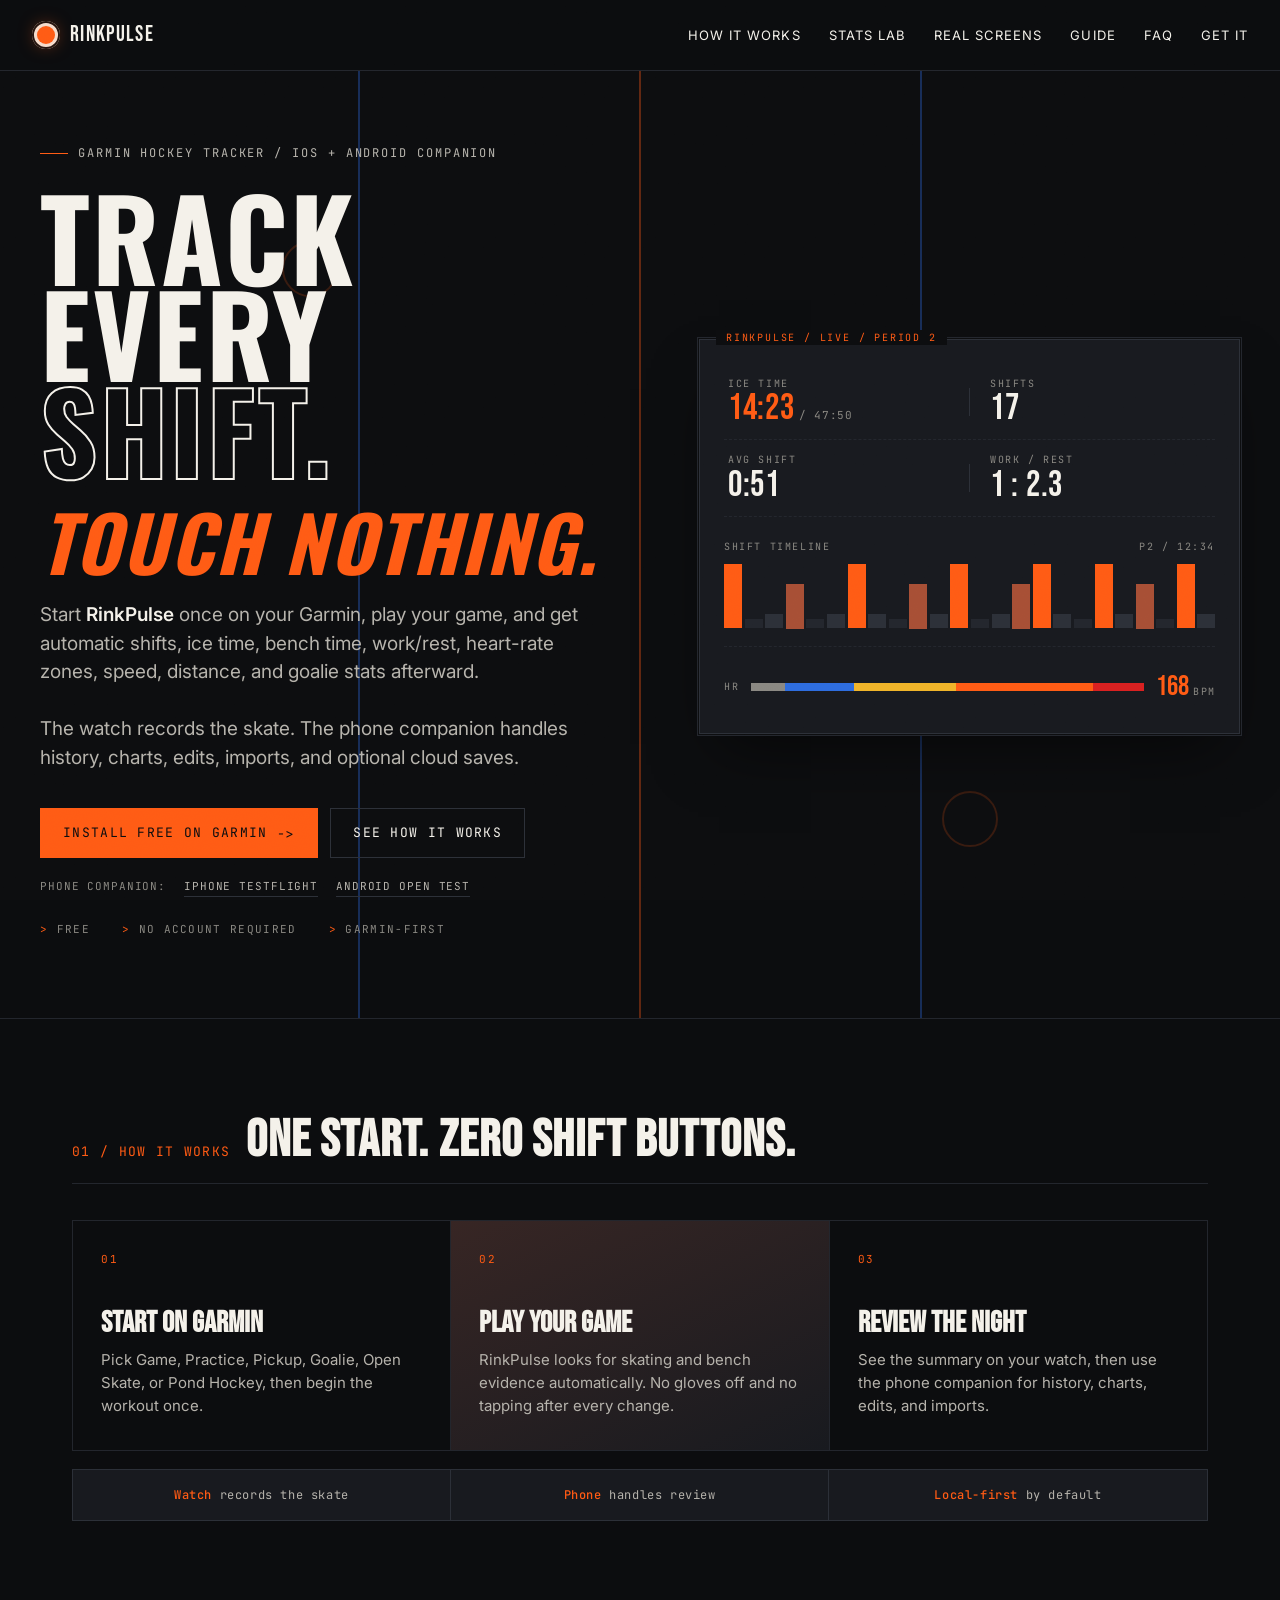
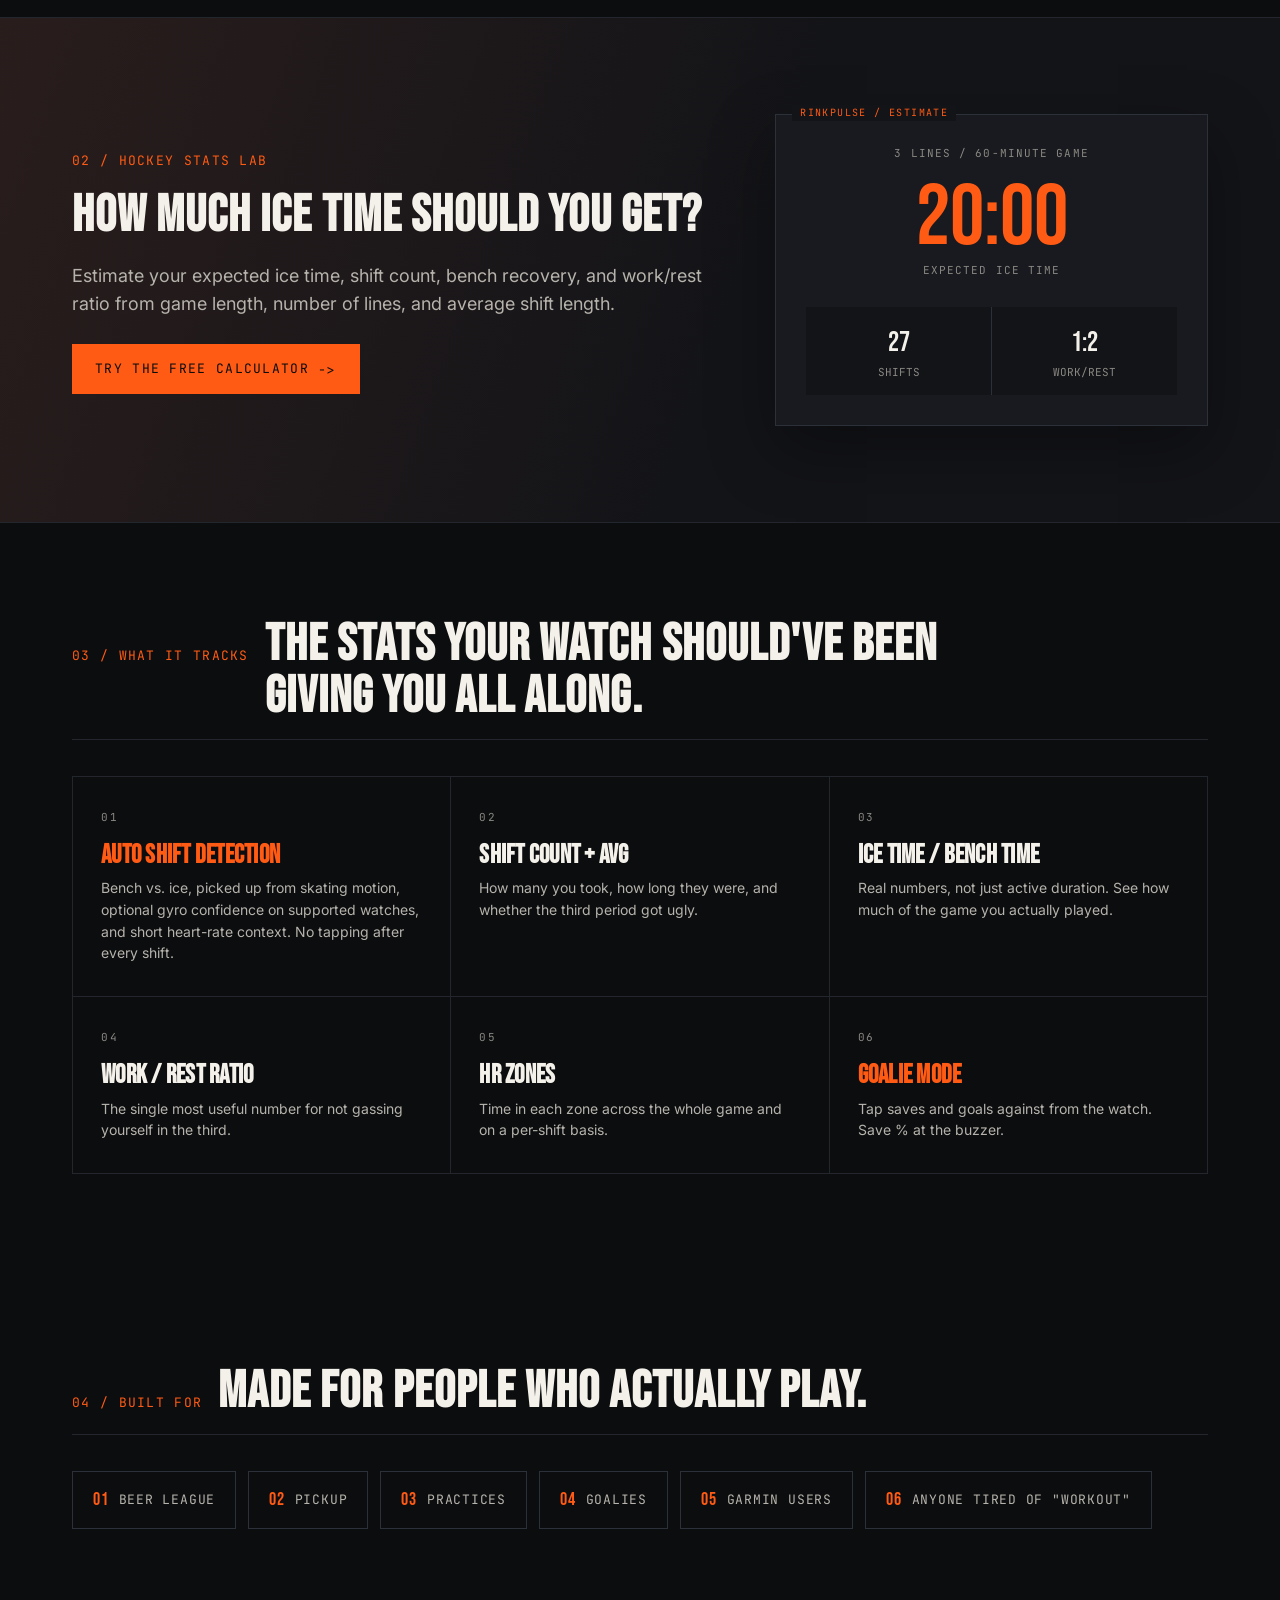
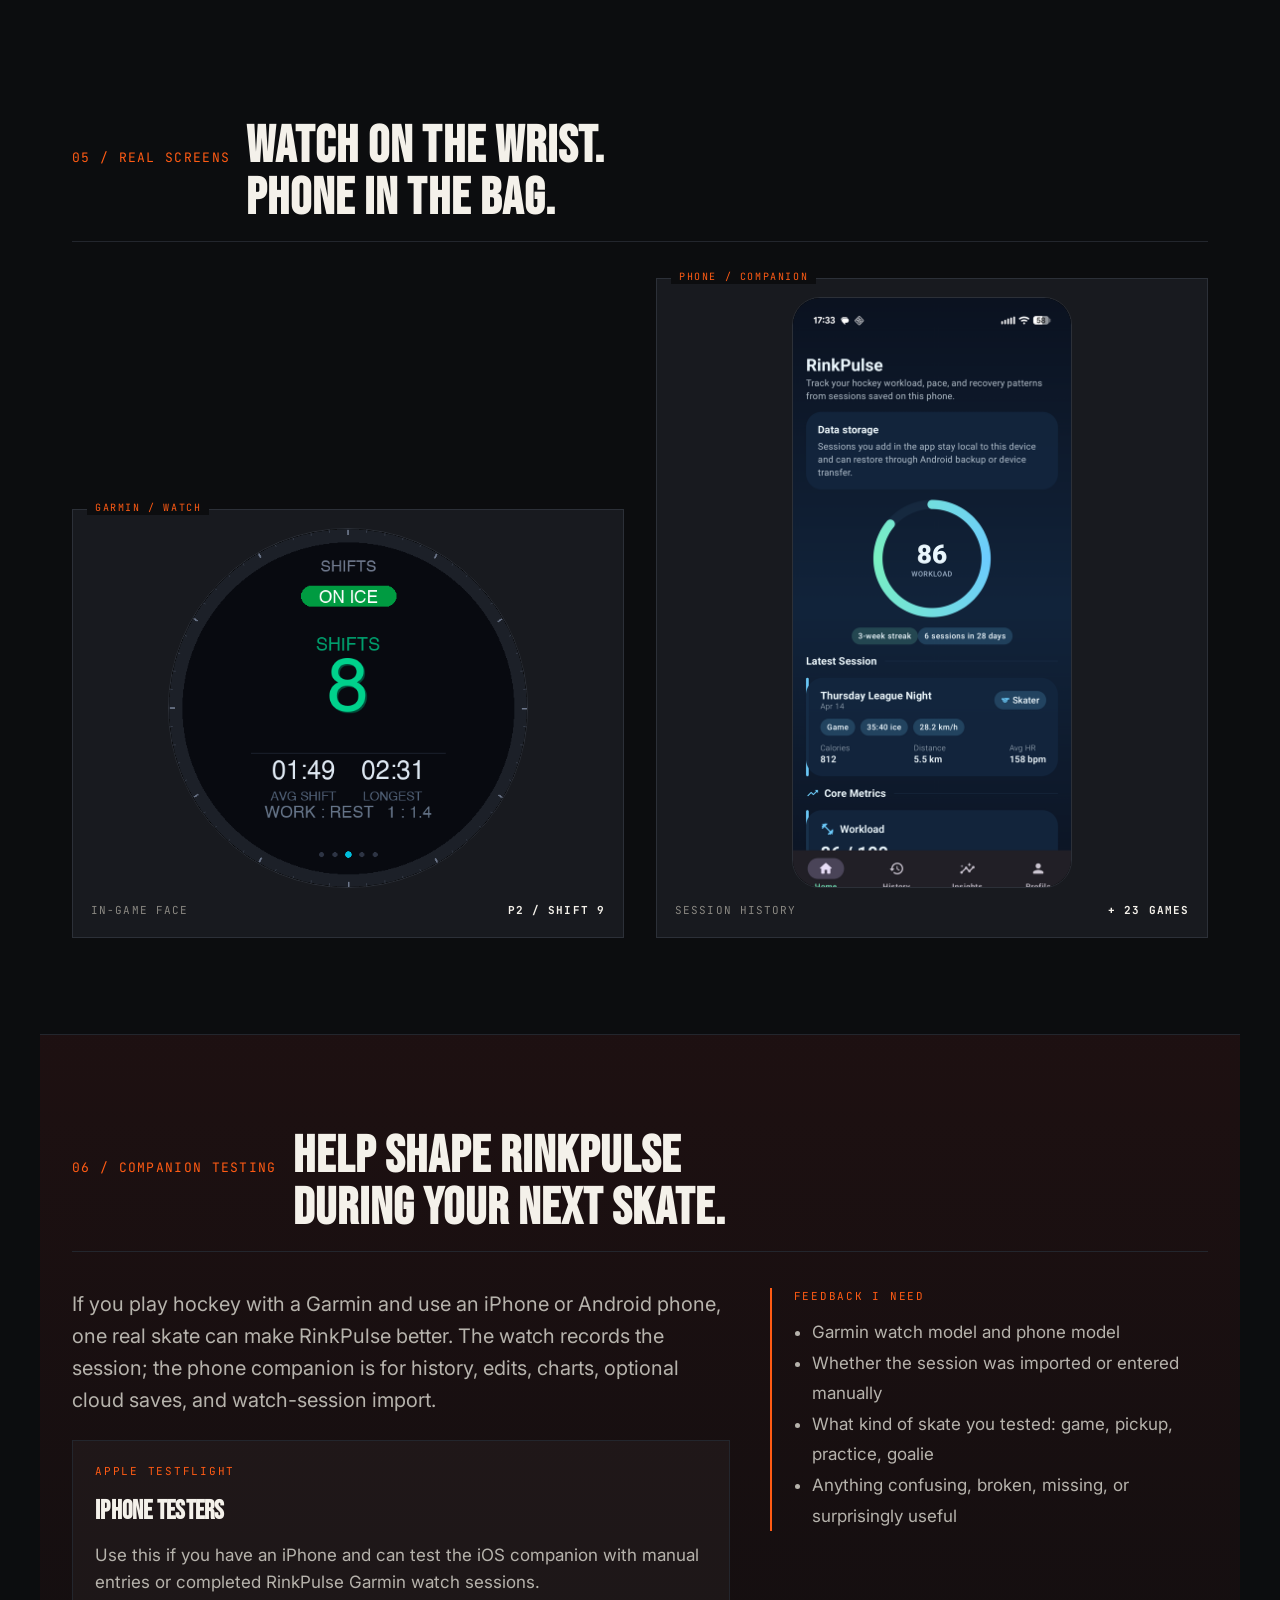
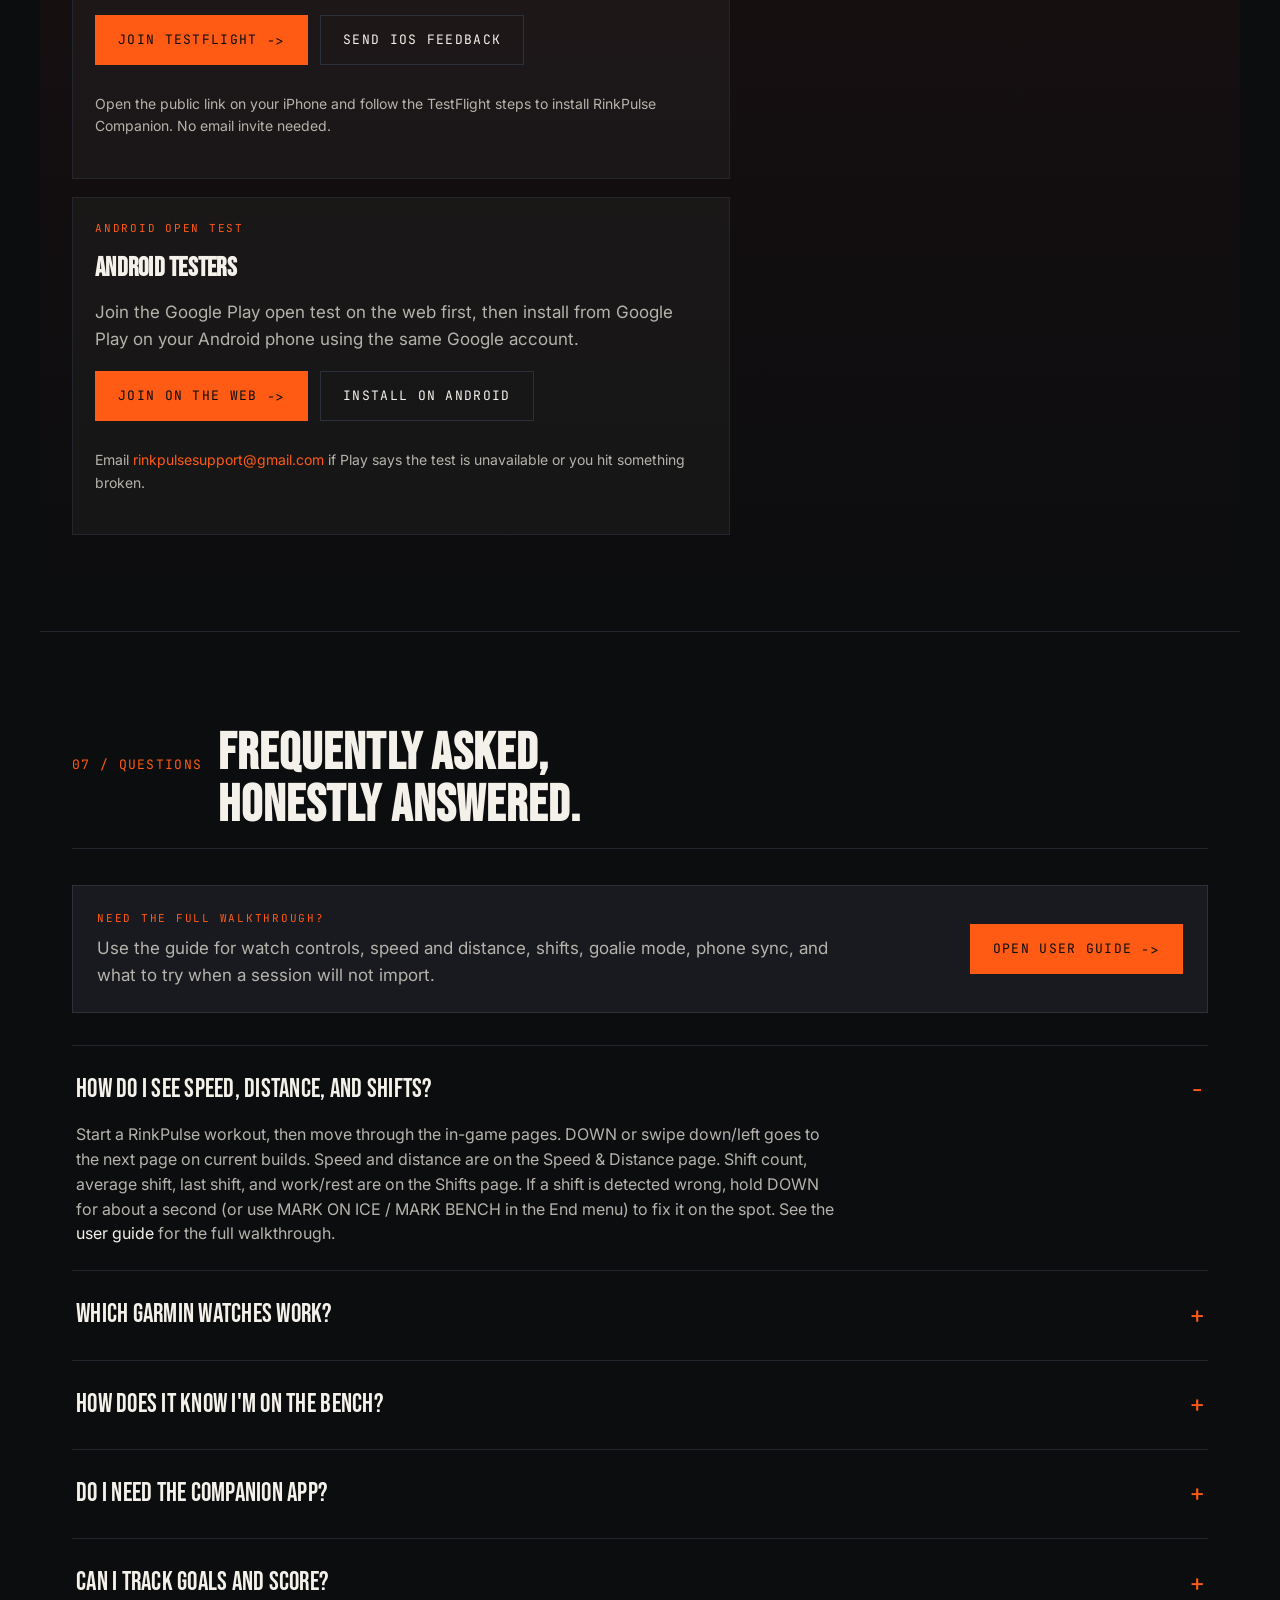
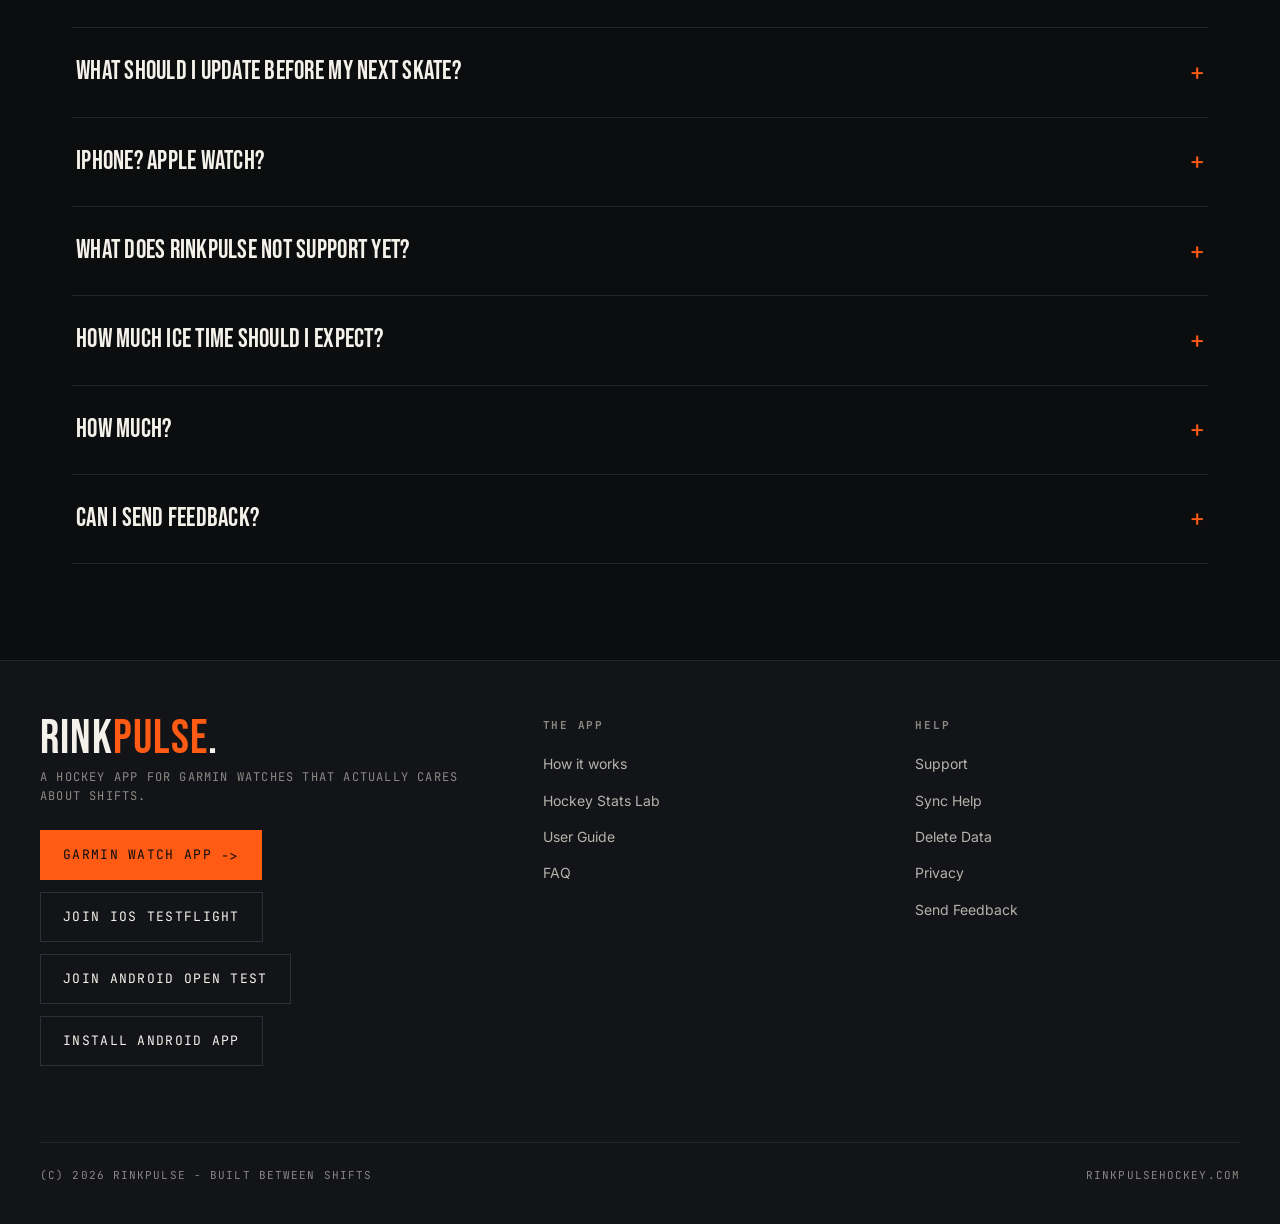
<file: index.html>
<!doctype html>
<html lang="en" data-theme="dark" data-hero="stencil">
<head>
<meta charset="utf-8" />
<meta name="viewport" content="width=device-width,initial-scale=1" />
<title>Garmin Hockey Tracker &amp; Automatic Shift Tracking | RinkPulse</title>
<meta name="description" content="Track hockey shifts, ice time, bench time, work/rest, heart-rate zones, speed, distance, and goalie stats automatically on a compatible Garmin watch." />
<link rel="canonical" href="https://rinkpulsehockey.com/" />
<meta property="og:title" content="Track Every Shift. Touch Nothing. | RinkPulse" />
<meta property="og:description" content="Automatic hockey shift tracking, ice time, work/rest, heart-rate zones, and goalie stats on your Garmin watch." />
<meta property="og:url" content="https://rinkpulsehockey.com/" />
<meta property="og:type" content="website" />
<meta property="og:site_name" content="RinkPulse" />
<meta name="twitter:card" content="summary" />
<meta name="twitter:title" content="Track Every Shift. Touch Nothing. | RinkPulse" />
<meta name="twitter:description" content="Automatic hockey shift tracking, ice time, work/rest, heart-rate zones, and goalie stats on your Garmin watch." />
<script type="application/ld+json">
{
  "@context": "https://schema.org",
  "@type": "MobileApplication",
  "name": "RinkPulse",
  "operatingSystem": "Garmin Connect IQ",
  "applicationCategory": "SportsApplication",
  "description": "A Garmin watch app that automatically tracks hockey shifts, ice time, bench time, work/rest, heart-rate zones, speed, distance, and goalie stats.",
  "url": "https://rinkpulsehockey.com/",
  "image": "https://rinkpulsehockey.com/assets/logo.png",
  "installUrl": "https://apps.garmin.com/en-US/apps/036b4e61-03af-4946-bc52-89ec13ca7724",
  "offers": {
    "@type": "Offer",
    "price": "0",
    "priceCurrency": "USD"
  }
}
</script>
<link rel="icon" type="image/png" href="assets/logo.png" />
<link rel="apple-touch-icon" href="assets/logo.png" />
<link rel="preconnect" href="https://fonts.googleapis.com" />
<link rel="preconnect" href="https://fonts.gstatic.com" crossorigin />
<link href="https://fonts.googleapis.com/css2?family=Bebas+Neue&amp;family=Oswald:wght@500;700&amp;family=Inter:wght@400;500;600&amp;family=JetBrains+Mono:wght@400;500&amp;family=Playfair+Display:ital,wght@1,900&amp;display=swap" rel="stylesheet" />
<link rel="stylesheet" href="styles.css?v=20260818" />
</head>
<body>

<!-- =============== NAV =============== -->
<header class="nav">
  <a class="brand" href="#top">
    <span class="brand-mark" aria-hidden="true"></span>
    RINKPULSE
  </a>
  <nav class="nav-links">
    <a href="#how-it-works">How it works</a>
    <a href="stats-lab.html">Stats Lab</a>
    <a href="#screens">Real screens</a>
    <a href="guide.html">Guide</a>
    <a href="#faq">FAQ</a>
    <a href="#get">Get it</a>
  </nav>
  <details class="mobile-nav">
    <summary aria-label="Open navigation">Menu</summary>
    <nav aria-label="Mobile navigation">
      <a href="#how-it-works">How it works</a>
      <a href="stats-lab.html">Stats Lab</a>
      <a href="#screens">Real screens</a>
      <a href="guide.html">User guide</a>
      <a href="#faq">FAQ</a>
      <a href="#get">Get it</a>
    </nav>
  </details>
</header>

<!-- =============== HERO =============== -->
<section class="hero" id="top">
  <div class="hero-rink-lines" aria-hidden="true"></div>
  <div class="hero-center-line" aria-hidden="true"></div>
  <div class="hero-faceoff f1" aria-hidden="true"></div>
  <div class="hero-faceoff f2" aria-hidden="true"></div>

  <div class="hero-grid">
    <div>
      <div class="hero-eyebrow">Garmin hockey tracker / iOS + Android companion</div>
      <h1 class="hero-title">
        Track every<br />
        <span class="stroke">shift.</span><br />
        <span class="accent hero-long">Touch nothing.</span>
      </h1>
      <p class="hero-sub">
        Start <strong>RinkPulse</strong> once on your Garmin, play your game, and get automatic shifts, ice time, bench time, work/rest, heart-rate zones, speed, distance, and goalie stats afterward.
        <br /><br />
        The watch records the skate. The phone companion handles history, charts, edits, imports, and optional cloud saves.
      </p>
      <div class="hero-ctas">
        <a class="btn btn-primary" href="https://apps.garmin.com/en-US/apps/036b4e61-03af-4946-bc52-89ec13ca7724" target="_blank" rel="noopener">Install Free on Garmin <span class="btn-arrow">-&gt;</span></a>
        <a class="btn" href="#how-it-works">See how it works</a>
      </div>
      <div class="platform-links" aria-label="Companion app options">
        <span>Phone companion:</span>
        <a href="https://testflight.apple.com/join/7v8WSfyg" target="_blank" rel="noopener">iPhone TestFlight</a>
        <a href="https://play.google.com/apps/testing/com.rinkpulse.companion" target="_blank" rel="noopener">Android open test</a>
      </div>
      <div class="hero-meta">
        <span>Free</span>
        <span>No account required</span>
        <span>Garmin-first</span>
      </div>
    </div>

    <!-- Scoreboard mock -->
    <div class="scoreboard" aria-label="Sample game stats">
      <div class="sb-row">
        <div>
          <div class="sb-label">Ice time</div>
          <div class="sb-value accent">14:23<span class="sb-unit">/ 47:50</span></div>
        </div>
        <div class="sb-divider"></div>
        <div>
          <div class="sb-label">Shifts</div>
          <div class="sb-value">17</div>
        </div>
      </div>
      <div class="sb-row">
        <div>
          <div class="sb-label">Avg shift</div>
          <div class="sb-value">0:51</div>
        </div>
        <div class="sb-divider"></div>
        <div>
          <div class="sb-label">Work / rest</div>
          <div class="sb-value">1 : 2.3</div>
        </div>
      </div>

      <div class="shift-chart" aria-label="Shift timeline">
        <div class="shift-chart-label">
          <span>Shift Timeline</span>
          <span>P2 / 12:34</span>
        </div>
        <div class="shift-bars" aria-hidden="true">
          <span class="shift-bar ice"></span>
          <span class="shift-bar bench-low"></span>
          <span class="shift-bar bench"></span>
          <span class="shift-bar ice-mid"></span>
          <span class="shift-bar bench-low"></span>
          <span class="shift-bar bench"></span>
          <span class="shift-bar ice"></span>
          <span class="shift-bar bench"></span>
          <span class="shift-bar bench-low"></span>
          <span class="shift-bar ice-mid"></span>
          <span class="shift-bar bench"></span>
          <span class="shift-bar ice"></span>
          <span class="shift-bar bench-low"></span>
          <span class="shift-bar bench"></span>
          <span class="shift-bar ice-mid"></span>
          <span class="shift-bar ice"></span>
          <span class="shift-bar bench"></span>
          <span class="shift-bar bench-low"></span>
          <span class="shift-bar ice"></span>
          <span class="shift-bar bench"></span>
          <span class="shift-bar ice-mid"></span>
          <span class="shift-bar bench-low"></span>
          <span class="shift-bar ice"></span>
          <span class="shift-bar bench"></span>
        </div>
      </div>

      <div class="hr-strip">
        <div class="hr-label">HR</div>
        <div class="hr-bar" aria-hidden="true">
          <span class="z1"></span>
          <span class="z2"></span>
          <span class="z3"></span>
          <span class="z4"></span>
          <span class="z5"></span>
        </div>
        <div class="hr-bpm">168<small>BPM</small></div>
      </div>
    </div>
  </div>
</section>

<!-- =============== HOW IT WORKS =============== -->
<section class="section" id="how-it-works">
  <div class="section-head">
    <span class="section-num">01 / HOW IT WORKS</span>
    <h2 class="section-title">One start. Zero shift buttons.</h2>
  </div>

  <div class="steps-grid">
    <article class="step-card">
      <div class="step-num">01</div>
      <h3>Start on Garmin</h3>
      <p>Pick Game, Practice, Pickup, Goalie, Open Skate, or Pond Hockey, then begin the workout once.</p>
    </article>
    <article class="step-card step-card-accent">
      <div class="step-num">02</div>
      <h3>Play your game</h3>
      <p>RinkPulse looks for skating and bench evidence automatically. No gloves off and no tapping after every change.</p>
    </article>
    <article class="step-card">
      <div class="step-num">03</div>
      <h3>Review the night</h3>
      <p>See the summary on your watch, then use the phone companion for history, charts, edits, and imports.</p>
    </article>
  </div>

  <div class="trust-strip" aria-label="RinkPulse product principles">
    <span><strong>Watch</strong> records the skate</span>
    <span><strong>Phone</strong> handles review</span>
    <span><strong>Local-first</strong> by default</span>
  </div>
</section>

<!-- =============== STATS LAB =============== -->
<section class="section stats-lab-teaser" id="stats-lab">
  <div class="stats-lab-copy">
    <span class="section-num">02 / HOCKEY STATS LAB</span>
    <h2 class="section-title">How much ice time should you get?</h2>
    <p>Estimate your expected ice time, shift count, bench recovery, and work/rest ratio from game length, number of lines, and average shift length.</p>
    <a class="btn btn-primary" href="stats-lab.html">Try the free calculator <span class="btn-arrow">-&gt;</span></a>
  </div>
  <div class="lab-score" aria-label="Example ice-time estimate">
    <div class="lab-score-label">3 lines / 60-minute game</div>
    <div class="lab-score-value">20:00</div>
    <div class="lab-score-caption">expected ice time</div>
    <div class="lab-score-grid">
      <span><strong>27</strong> shifts</span>
      <span><strong>1:2</strong> work/rest</span>
    </div>
  </div>
</section>

<!-- =============== WHAT IT DOES =============== -->
<section class="section" id="what">
  <div class="section-head">
    <span class="section-num">03 / WHAT IT TRACKS</span>
    <h2 class="section-title">The stats your watch should've been<br />giving you all along.</h2>
  </div>

  <div class="features">
    <div class="feature highlight">
      <div class="feature-num">01</div>
      <h3 class="feature-title">Auto Shift Detection</h3>
      <p class="feature-desc">Bench vs. ice, picked up from skating motion, optional gyro confidence on supported watches, and short heart-rate context. No tapping after every shift.</p>
    </div>
    <div class="feature">
      <div class="feature-num">02</div>
      <h3 class="feature-title">Shift Count + Avg</h3>
      <p class="feature-desc">How many you took, how long they were, and whether the third period got ugly.</p>
    </div>
    <div class="feature">
      <div class="feature-num">03</div>
      <h3 class="feature-title">Ice Time / Bench Time</h3>
      <p class="feature-desc">Real numbers, not just active duration. See how much of the game you actually played.</p>
    </div>
    <div class="feature">
      <div class="feature-num">04</div>
      <h3 class="feature-title">Work / Rest Ratio</h3>
      <p class="feature-desc">The single most useful number for not gassing yourself in the third.</p>
    </div>
    <div class="feature">
      <div class="feature-num">05</div>
      <h3 class="feature-title">HR Zones</h3>
      <p class="feature-desc">Time in each zone across the whole game and on a per-shift basis.</p>
    </div>
    <div class="feature highlight">
      <div class="feature-num">06</div>
      <h3 class="feature-title">Goalie Mode</h3>
      <p class="feature-desc">Tap saves and goals against from the watch. Save % at the buzzer.</p>
    </div>
  </div>
</section>

<!-- =============== BUILT FOR =============== -->
<section class="section" id="built-for">
  <div class="section-head">
    <span class="section-num">04 / BUILT FOR</span>
    <h2 class="section-title">Made for people who actually play.</h2>
  </div>

  <div class="chips">
    <span class="chip"><span class="chip-num">01</span> Beer League</span>
    <span class="chip"><span class="chip-num">02</span> Pickup</span>
    <span class="chip"><span class="chip-num">03</span> Practices</span>
    <span class="chip"><span class="chip-num">04</span> Goalies</span>
    <span class="chip"><span class="chip-num">05</span> Garmin Users</span>
    <span class="chip"><span class="chip-num">06</span> Anyone Tired Of "Workout"</span>
  </div>
</section>

<!-- =============== SAMPLE / SCREENS =============== -->
<section class="section" id="screens">
  <div class="section-head">
    <span class="section-num">05 / REAL SCREENS</span>
    <h2 class="section-title">Watch on the wrist.<br />Phone in the bag.</h2>
  </div>

  <div class="screens">
    <div class="device device-watch">
      <div class="device-label">GARMIN / WATCH</div>
      <div class="device-frame">
        <img src="assets/watch-screenshot.png" alt="RinkPulse Garmin watch shift screen" />
      </div>
      <div class="device-foot">
        <span>In-game face</span>
        <strong>P2 / SHIFT 9</strong>
      </div>
    </div>

    <div class="device device-phone">
      <div class="device-label">PHONE / COMPANION</div>
      <div class="device-frame">
        <img src="assets/phone-screenshot.png" alt="RinkPulse Companion home screen" />
      </div>
      <div class="device-foot">
        <span>Session history</span>
        <strong>+ 23 GAMES</strong>
      </div>
    </div>
  </div>
</section>

<!-- =============== COMPANION TESTING =============== -->
<section class="section beta-section" id="beta">
  <div class="section-head">
    <span class="section-num">06 / COMPANION TESTING</span>
    <h2 class="section-title">Help shape RinkPulse<br />during your next skate.</h2>
  </div>

  <div class="beta-grid">
    <div>
      <p class="beta-copy">
        If you play hockey with a Garmin and use an iPhone or Android phone, one real skate can make RinkPulse better. The watch records the session; the phone companion is for history, edits, charts, optional cloud saves, and watch-session import.
      </p>
      <div class="beta-platforms">
        <section class="beta-card">
          <div class="beta-checklist-title">Apple TestFlight</div>
          <h3>iPhone testers</h3>
          <p>Use this if you have an iPhone and can test the iOS companion with manual entries or completed RinkPulse Garmin watch sessions.</p>
          <div class="hero-ctas">
            <a class="btn btn-primary" href="https://testflight.apple.com/join/7v8WSfyg" target="_blank" rel="noopener">Join TestFlight <span class="btn-arrow">-&gt;</span></a>
            <a class="btn" href="mailto:rinkpulsesupport@gmail.com?subject=RinkPulse%20iOS%20TestFlight%20Feedback">Send iOS Feedback</a>
          </div>
          <p class="beta-email-fallback">Open the public link on your iPhone and follow the TestFlight steps to install RinkPulse Companion. No email invite needed.</p>
        </section>

        <section class="beta-card">
          <div class="beta-checklist-title">Android Open Test</div>
          <h3>Android testers</h3>
          <p>Join the Google Play open test on the web first, then install from Google Play on your Android phone using the same Google account.</p>
          <div class="hero-ctas">
            <a class="btn btn-primary" href="https://play.google.com/apps/testing/com.rinkpulse.companion" target="_blank" rel="noopener">Join on the Web <span class="btn-arrow">-&gt;</span></a>
            <a class="btn" href="https://play.google.com/store/apps/details?id=com.rinkpulse.companion" target="_blank" rel="noopener">Install on Android</a>
          </div>
          <p class="beta-email-fallback">Email <a href="mailto:rinkpulsesupport@gmail.com?subject=RinkPulse%20Android%20Open%20Test%20Feedback">rinkpulsesupport@gmail.com</a> if Play says the test is unavailable or you hit something broken.</p>
        </section>
      </div>
    </div>
    <div class="beta-checklist" aria-label="Open test feedback details">
      <div class="beta-checklist-title">Feedback I need</div>
      <ul>
        <li>Garmin watch model and phone model</li>
        <li>Whether the session was imported or entered manually</li>
        <li>What kind of skate you tested: game, pickup, practice, goalie</li>
        <li>Anything confusing, broken, missing, or surprisingly useful</li>
      </ul>
    </div>
  </div>
</section>

<section class="section" id="faq">
  <div class="section-head">
    <span class="section-num">07 / QUESTIONS</span>
    <h2 class="section-title">Frequently asked,<br />honestly answered.</h2>
  </div>

  <div class="faq-guide-link">
    <div>
      <div class="faq-guide-kicker">Need the full walkthrough?</div>
      <p>Use the guide for watch controls, speed and distance, shifts, goalie mode, phone sync, and what to try when a session will not import.</p>
    </div>
    <a class="btn btn-primary" href="guide.html">Open User Guide <span class="btn-arrow">-&gt;</span></a>
  </div>

  <div class="faq">
    <details open>
      <summary>How do I see speed, distance, and shifts?</summary>
      <div class="faq-body">Start a RinkPulse workout, then move through the in-game pages. DOWN or swipe down/left goes to the next page on current builds. Speed and distance are on the Speed &amp; Distance page. Shift count, average shift, last shift, and work/rest are on the Shifts page. If a shift is detected wrong, hold DOWN for about a second (or use MARK ON ICE / MARK BENCH in the End menu) to fix it on the spot. See the <a href="guide.html">user guide</a> for the full walkthrough.</div>
    </details>
    <details>
      <summary>Which Garmin watches work?</summary>
      <div class="faq-body">A wide set of Forerunner, fenix, Instinct, Venu, vivoactive, epix, Enduro, MARQ, D2, Descent, and Approach watches that support Connect IQ watch apps. If your watch can install third-party Connect IQ apps, it may be supported.</div>
    </details>
    <details>
      <summary>How does it know I'm on the bench?</summary>
      <div class="faq-body">Motion, speed/distance evidence when available, short heart-rate context, and gyroscope-backed confidence on supported watches. It is not perfect, especially on weird bench changes or short shifts, but the goal is no button pressing every shift.</div>
    </details>
    <details>
      <summary>Do I need the companion app?</summary>
      <div class="faq-body">No. The watch works standalone and shows you workout stats post-game. The iOS and Android companion apps are for keeping session history, looking at HR/shift charts on a bigger screen, editing score or personal stats after a manual entry or Garmin import, and optionally syncing RinkPulse history after sign-in.</div>
    </details>
    <details>
      <summary>Can I track goals and score?</summary>
      <div class="faq-body">Yes, but skater scorekeeping is handled in RinkPulse Companion after the session instead of on the watch during play. Open the session on iPhone or Android and use Edit Stats for goals, assists, plus/minus, team score, opponent score, or notes. Goalie mode still supports save and goal-against entry from the watch.</div>
    </details>
    <details>
      <summary>What should I update before my next skate?</summary>
      <div class="faq-body">Update RinkPulse on your Garmin watch from Connect IQ and update RinkPulse Companion on iPhone through TestFlight or on Android from Google Play. Open the companion app once after updating so it can check the watch connection and prepare local history.</div>
    </details>
    <details>
      <summary>iPhone? Apple Watch?</summary>
      <div class="faq-body">The iPhone companion is in TestFlight for testers. The Apple Watch is not supported right now; the watch-tracking app is still Garmin-first.</div>
    </details>
    <details>
      <summary>What does RinkPulse not support yet?</summary>
      <div class="faq-body">RinkPulse does not currently provide Apple Watch tracking, team or line-wide stats, full Garmin account history import, or a public iOS App Store release. The iPhone companion is available through TestFlight, and the Android companion is available through an open Google Play test.</div>
    </details>
    <details>
      <summary>How much ice time should I expect?</summary>
      <div class="faq-body">It depends on game length, how many lines rotate, and how evenly the bench is managed. Use the free <a href="stats-lab.html">Hockey Shift &amp; Ice-Time Calculator</a> for a quick estimate of ice time, shift count, bench recovery, and work/rest ratio.</div>
    </details>
    <details>
      <summary>How much?</summary>
      <div class="faq-body">Free right now. No ads. The Garmin watch app and local companion history do not require an account. Optional cloud saves use a RinkPulse Companion sign-in. Premium purchase is not live.</div>
    </details>
    <details>
      <summary>Can I send feedback?</summary>
      <div class="faq-body">Please. <a href="mailto:rinkpulsesupport@gmail.com">rinkpulsesupport@gmail.com</a>. Bug reports with watch model, phone model, and what happened are gold.</div>
    </details>
  </div>
</section>

<!-- =============== FOOTER =============== -->
<footer class="footer" id="get">
  <div class="footer-wrap">
    <div>
      <div class="footer-brand">RINK<span class="accent">PULSE</span>.</div>
      <div class="footer-tag">A hockey app for Garmin watches that actually cares about shifts.</div>
      <div class="hero-ctas" style="margin-top:24px;">
        <a id="get-watch" class="btn btn-primary" href="https://apps.garmin.com/en-US/apps/036b4e61-03af-4946-bc52-89ec13ca7724" target="_blank" rel="noopener">Garmin Watch App <span class="btn-arrow">-&gt;</span></a>
        <a class="btn" href="https://testflight.apple.com/join/7v8WSfyg" target="_blank" rel="noopener">Join iOS TestFlight</a>
        <a id="get-android" class="btn" href="https://play.google.com/apps/testing/com.rinkpulse.companion" target="_blank" rel="noopener">Join Android Open Test</a>
        <a class="btn" href="https://play.google.com/store/apps/details?id=com.rinkpulse.companion" target="_blank" rel="noopener">Install Android App</a>
      </div>
    </div>
    <div class="footer-col">
      <h4>The App</h4>
      <ul>
        <li><a href="#how-it-works">How it works</a></li>
        <li><a href="stats-lab.html">Hockey Stats Lab</a></li>
        <li><a href="guide.html">User Guide</a></li>
        <li><a href="#faq">FAQ</a></li>
      </ul>
    </div>
    <div class="footer-col">
      <h4>Help</h4>
      <ul>
        <li><a href="support.html">Support</a></li>
        <li><a href="guide.html#sync">Sync Help</a></li>
        <li><a href="data-deletion.html">Delete Data</a></li>
        <li><a href="privacy-policy.html">Privacy</a></li>
        <li><a href="mailto:rinkpulsesupport@gmail.com">Send Feedback</a></li>
      </ul>
    </div>
  </div>
  <div class="footer-base">
    <span>(c) 2026 RinkPulse - Built between shifts</span>
    <span>rinkpulsehockey.com</span>
  </div>
</footer>

<a class="mobile-install-bar" href="https://apps.garmin.com/en-US/apps/036b4e61-03af-4946-bc52-89ec13ca7724" target="_blank" rel="noopener">Install Free on Garmin <span aria-hidden="true">-&gt;</span></a>

</body>
</html>
</file>
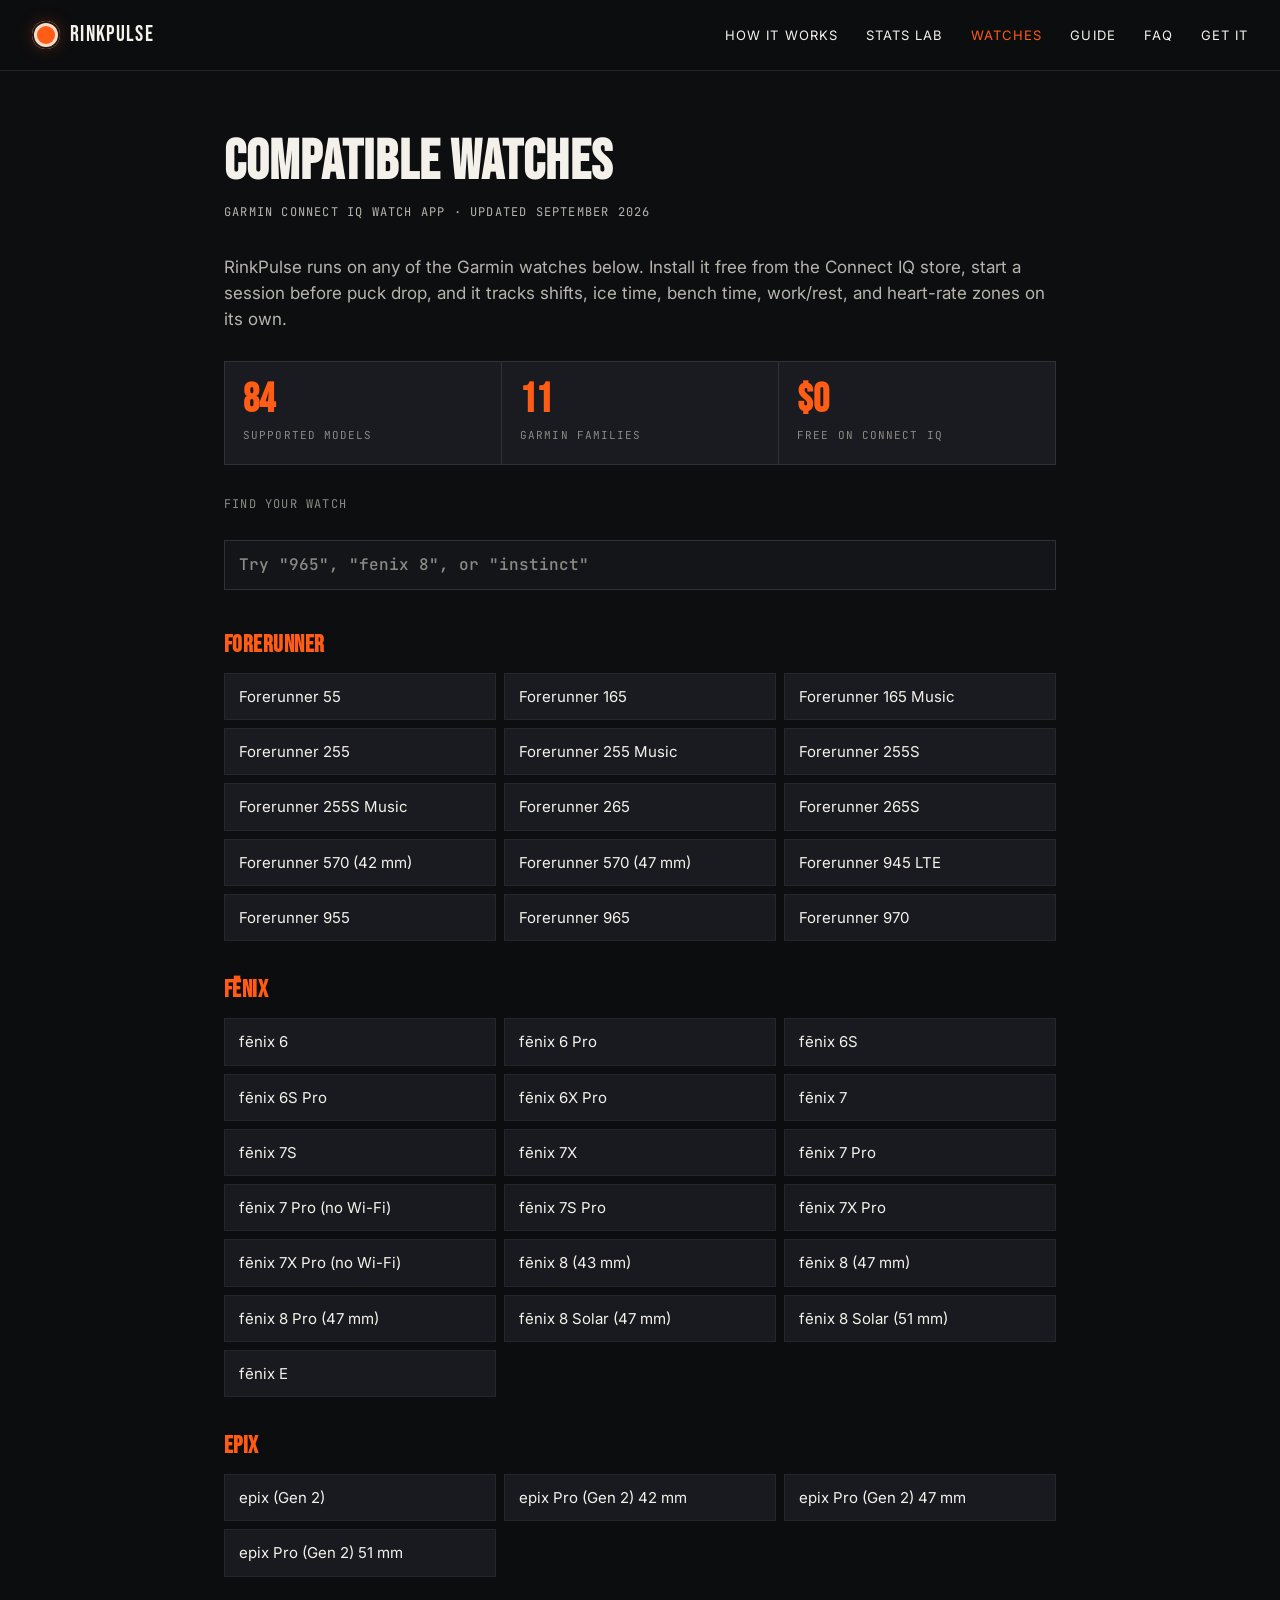
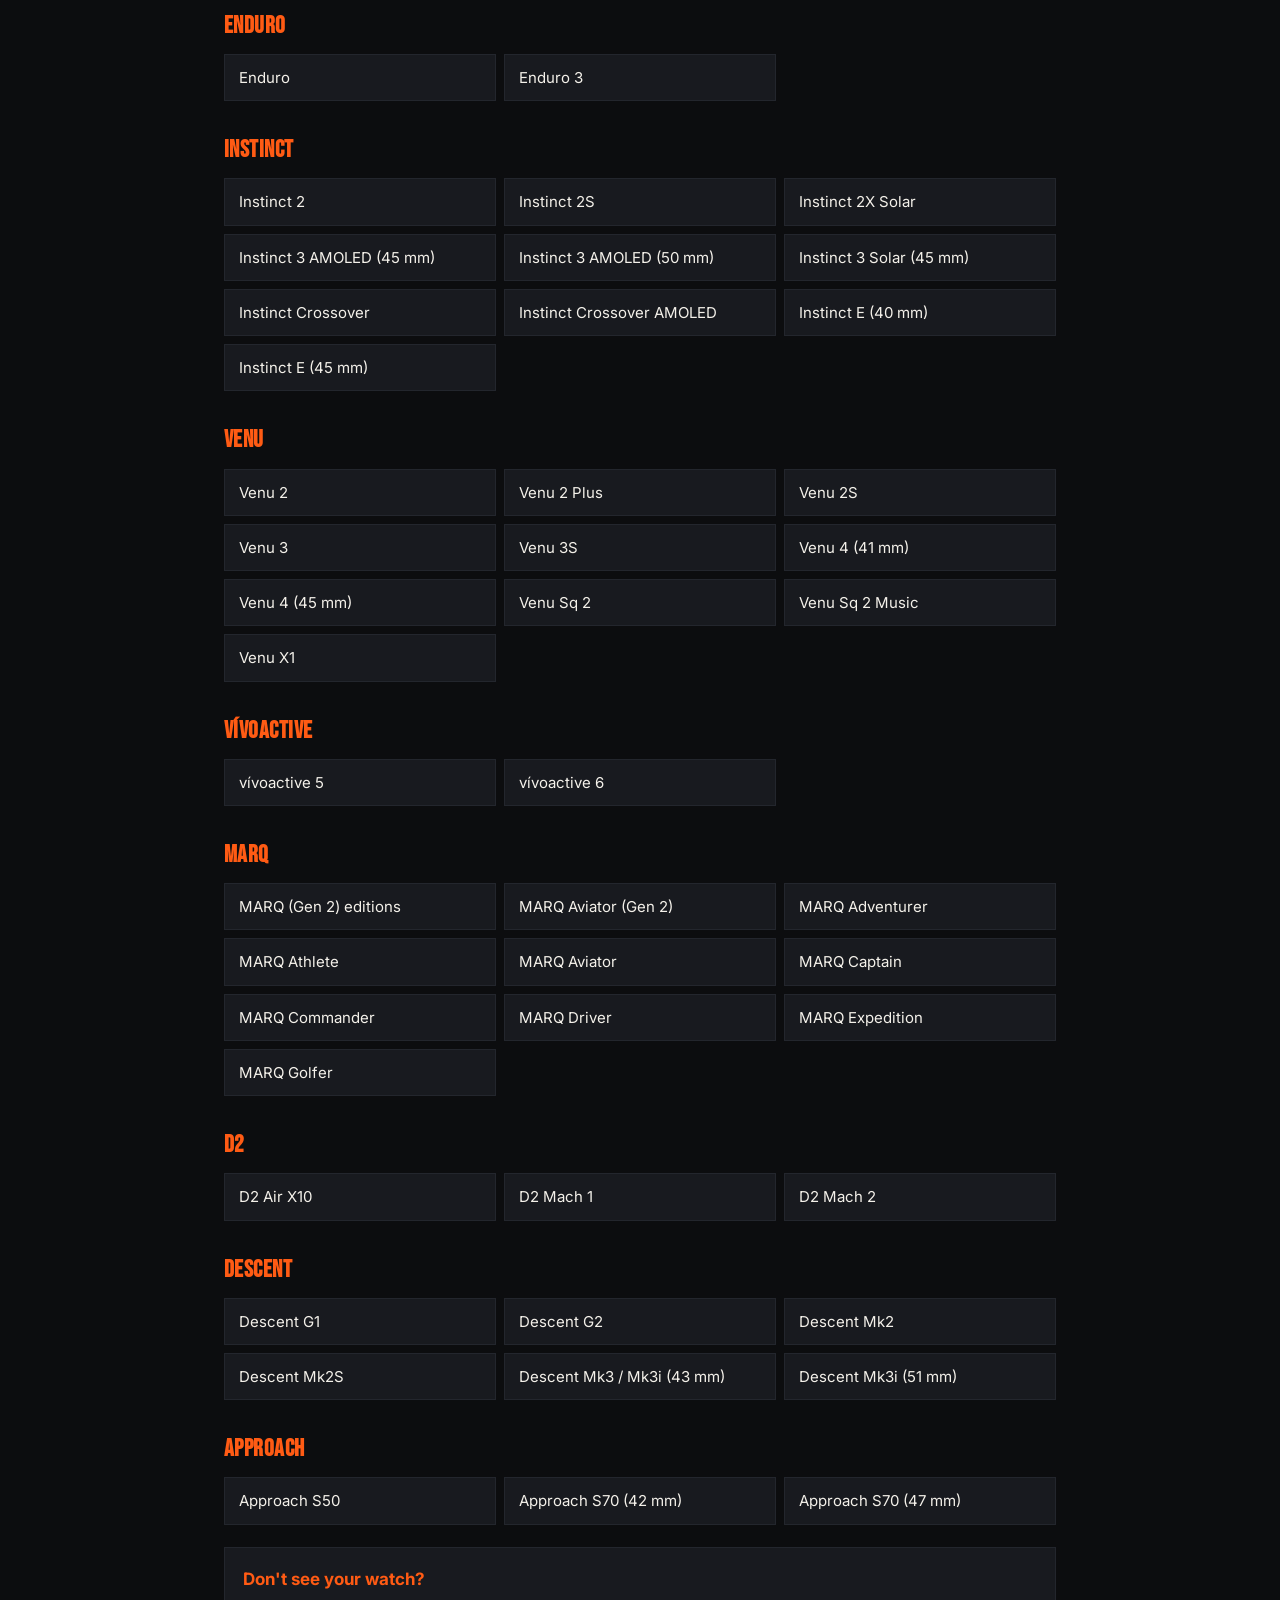
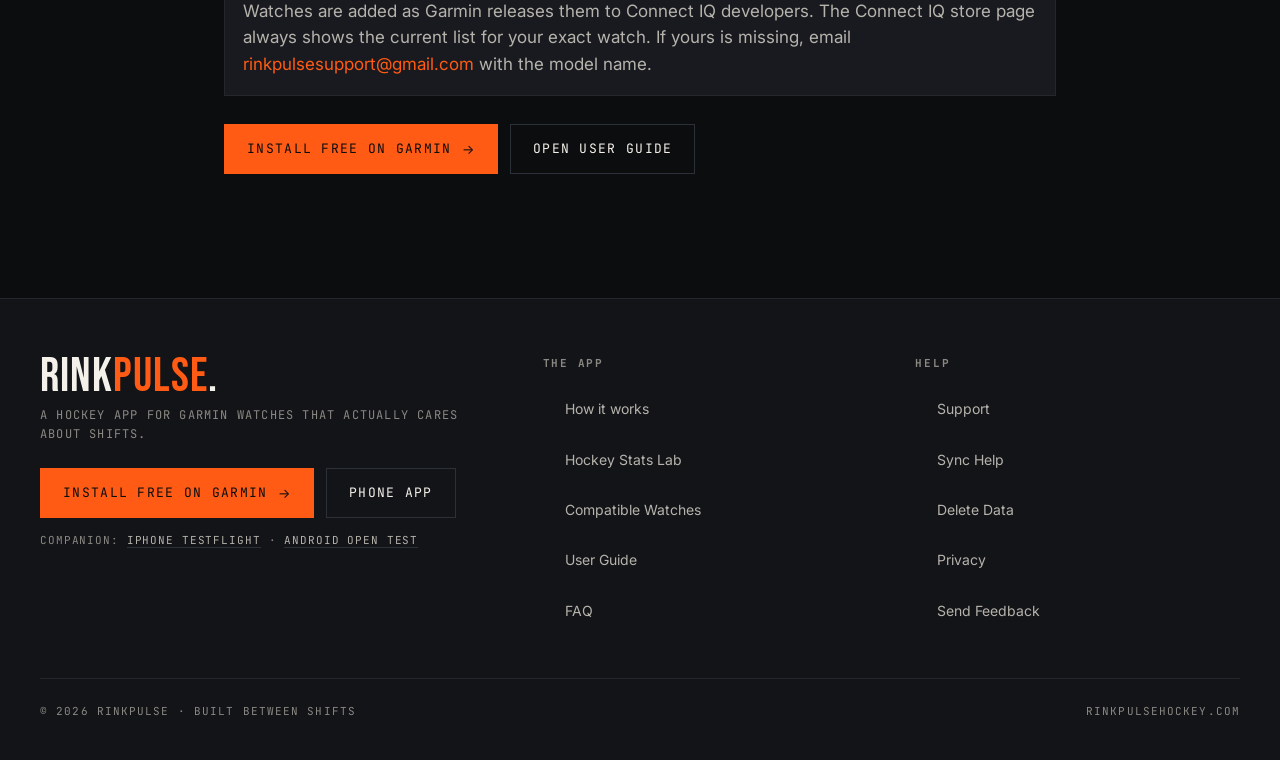
<file: compatible-watches.html>
<!doctype html>
<html lang="en" data-theme="dark">
<head>
<meta charset="utf-8" />
<meta name="viewport" content="width=device-width,initial-scale=1" />
<title>Garmin Watches That Work With RinkPulse | Hockey App Compatibility</title>
<meta name="description" content="RinkPulse runs on 84 Garmin watches, including Forerunner, fēnix, epix, Instinct, Venu, vívoactive, Enduro, MARQ, D2, Descent, and Approach models. Check if your watch can track hockey shifts." />
<link rel="canonical" href="https://rinkpulsehockey.com/compatible-watches.html" />
<meta property="og:title" content="Garmin Watches That Work With RinkPulse" />
<meta property="og:description" content="84 Garmin watches can run RinkPulse for automatic hockey shift, ice-time, and heart-rate tracking." />
<meta property="og:url" content="https://rinkpulsehockey.com/compatible-watches.html" />
<meta property="og:type" content="website" />
<meta property="og:site_name" content="RinkPulse" />
<meta property="og:image" content="https://rinkpulsehockey.com/assets/og-card.png" />
<meta property="og:image:width" content="1200" />
<meta property="og:image:height" content="630" />
<meta property="og:image:alt" content="RinkPulse: automatic hockey shift tracking on your Garmin watch" />
<meta name="twitter:card" content="summary_large_image" />
<meta name="twitter:image" content="https://rinkpulsehockey.com/assets/og-card.png" />
<meta name="twitter:title" content="Garmin Watches That Work With RinkPulse" />
<meta name="twitter:description" content="84 Garmin watches can run RinkPulse for automatic hockey shift, ice-time, and heart-rate tracking." />
<meta name="theme-color" content="#0c0d0f" />
<link rel="icon" type="image/png" href="assets/logo.png" />
<link rel="apple-touch-icon" href="assets/logo.png" />
<link rel="preconnect" href="https://fonts.googleapis.com" />
<link rel="preconnect" href="https://fonts.gstatic.com" crossorigin />
<link href="https://fonts.googleapis.com/css2?family=Bebas+Neue&amp;family=Oswald:wght@500;700&amp;family=Inter:wght@400;500;600&amp;family=JetBrains+Mono:wght@400;500&amp;display=swap" rel="stylesheet" />
<link rel="stylesheet" href="styles.css?v=20260928" />
<script src="site.js?v=20260928" defer></script>
</head>
<body class="doc">
<header class="nav">
  <a class="brand" href="index.html">
    <span class="brand-mark" aria-hidden="true"></span>
    RINKPULSE
  </a>
  <nav class="nav-links" aria-label="Main navigation">
    <a href="index.html#how-it-works">How it works</a>
    <a href="stats-lab.html">Stats Lab</a>
    <a href="compatible-watches.html" aria-current="page">Watches</a>
    <a href="guide.html">Guide</a>
    <a href="index.html#faq">FAQ</a>
    <a href="index.html#get">Get it</a>
  </nav>
  <details class="mobile-nav">
    <summary aria-label="Open navigation">Menu</summary>
    <nav aria-label="Mobile navigation">
      <a href="index.html#how-it-works">How it works</a>
      <a href="stats-lab.html">Stats Lab</a>
      <a href="compatible-watches.html" aria-current="page">Watches</a>
      <a href="guide.html">User guide</a>
      <a href="index.html#faq">FAQ</a>
      <a href="index.html#get">Get it</a>
    </nav>
  </details>
</header>
  <main class="doc-wrap guide-wrap">
    <h1>Compatible Watches</h1>
    <p class="doc-meta">Garmin Connect IQ watch app · Updated September 2026</p>
    <p>RinkPulse runs on any of the Garmin watches below. Install it free from the Connect IQ store, start a session before puck drop, and it tracks shifts, ice time, bench time, work/rest, and heart-rate zones on its own.</p>

    <div class="compat-summary">
      <div><strong>84</strong><span>Supported models</span></div>
      <div><strong>11</strong><span>Garmin families</span></div>
      <div><strong>$0</strong><span>Free on Connect IQ</span></div>
    </div>

    <label for="compat-search" class="doc-meta" style="display:block;margin:30px 0 0;">Find your watch</label>
    <input id="compat-search" class="compat-search" type="search" placeholder="Try &quot;965&quot;, &quot;fenix 8&quot;, or &quot;instinct&quot;" autocomplete="off" />
    <p class="compat-empty">No match here. Your watch may still be supported by a newer release, so check the Connect IQ store page.</p>

    <section class="compat-family" data-family="Forerunner">
      <h2>Forerunner</h2>
      <ul>
        <li>Forerunner 55</li>
        <li>Forerunner 165</li>
        <li>Forerunner 165 Music</li>
        <li>Forerunner 255</li>
        <li>Forerunner 255 Music</li>
        <li>Forerunner 255S</li>
        <li>Forerunner 255S Music</li>
        <li>Forerunner 265</li>
        <li>Forerunner 265S</li>
        <li>Forerunner 570 (42 mm)</li>
        <li>Forerunner 570 (47 mm)</li>
        <li>Forerunner 945 LTE</li>
        <li>Forerunner 955</li>
        <li>Forerunner 965</li>
        <li>Forerunner 970</li>
      </ul>
    </section>
    <section class="compat-family" data-family="fēnix">
      <h2>fēnix</h2>
      <ul>
        <li>fēnix 6</li>
        <li>fēnix 6 Pro</li>
        <li>fēnix 6S</li>
        <li>fēnix 6S Pro</li>
        <li>fēnix 6X Pro</li>
        <li>fēnix 7</li>
        <li>fēnix 7S</li>
        <li>fēnix 7X</li>
        <li>fēnix 7 Pro</li>
        <li>fēnix 7 Pro (no Wi-Fi)</li>
        <li>fēnix 7S Pro</li>
        <li>fēnix 7X Pro</li>
        <li>fēnix 7X Pro (no Wi-Fi)</li>
        <li>fēnix 8 (43 mm)</li>
        <li>fēnix 8 (47 mm)</li>
        <li>fēnix 8 Pro (47 mm)</li>
        <li>fēnix 8 Solar (47 mm)</li>
        <li>fēnix 8 Solar (51 mm)</li>
        <li>fēnix E</li>
      </ul>
    </section>
    <section class="compat-family" data-family="epix">
      <h2>epix</h2>
      <ul>
        <li>epix (Gen 2)</li>
        <li>epix Pro (Gen 2) 42 mm</li>
        <li>epix Pro (Gen 2) 47 mm</li>
        <li>epix Pro (Gen 2) 51 mm</li>
      </ul>
    </section>
    <section class="compat-family" data-family="Enduro">
      <h2>Enduro</h2>
      <ul>
        <li>Enduro</li>
        <li>Enduro 3</li>
      </ul>
    </section>
    <section class="compat-family" data-family="Instinct">
      <h2>Instinct</h2>
      <ul>
        <li>Instinct 2</li>
        <li>Instinct 2S</li>
        <li>Instinct 2X Solar</li>
        <li>Instinct 3 AMOLED (45 mm)</li>
        <li>Instinct 3 AMOLED (50 mm)</li>
        <li>Instinct 3 Solar (45 mm)</li>
        <li>Instinct Crossover</li>
        <li>Instinct Crossover AMOLED</li>
        <li>Instinct E (40 mm)</li>
        <li>Instinct E (45 mm)</li>
      </ul>
    </section>
    <section class="compat-family" data-family="Venu">
      <h2>Venu</h2>
      <ul>
        <li>Venu 2</li>
        <li>Venu 2 Plus</li>
        <li>Venu 2S</li>
        <li>Venu 3</li>
        <li>Venu 3S</li>
        <li>Venu 4 (41 mm)</li>
        <li>Venu 4 (45 mm)</li>
        <li>Venu Sq 2</li>
        <li>Venu Sq 2 Music</li>
        <li>Venu X1</li>
      </ul>
    </section>
    <section class="compat-family" data-family="vívoactive">
      <h2>vívoactive</h2>
      <ul>
        <li>vívoactive 5</li>
        <li>vívoactive 6</li>
      </ul>
    </section>
    <section class="compat-family" data-family="MARQ">
      <h2>MARQ</h2>
      <ul>
        <li>MARQ (Gen 2) editions</li>
        <li>MARQ Aviator (Gen 2)</li>
        <li>MARQ Adventurer</li>
        <li>MARQ Athlete</li>
        <li>MARQ Aviator</li>
        <li>MARQ Captain</li>
        <li>MARQ Commander</li>
        <li>MARQ Driver</li>
        <li>MARQ Expedition</li>
        <li>MARQ Golfer</li>
      </ul>
    </section>
    <section class="compat-family" data-family="D2">
      <h2>D2</h2>
      <ul>
        <li>D2 Air X10</li>
        <li>D2 Mach 1</li>
        <li>D2 Mach 2</li>
      </ul>
    </section>
    <section class="compat-family" data-family="Descent">
      <h2>Descent</h2>
      <ul>
        <li>Descent G1</li>
        <li>Descent G2</li>
        <li>Descent Mk2</li>
        <li>Descent Mk2S</li>
        <li>Descent Mk3 / Mk3i (43 mm)</li>
        <li>Descent Mk3i (51 mm)</li>
      </ul>
    </section>
    <section class="compat-family" data-family="Approach">
      <h2>Approach</h2>
      <ul>
        <li>Approach S50</li>
        <li>Approach S70 (42 mm)</li>
        <li>Approach S70 (47 mm)</li>
      </ul>
    </section>

    <div class="doc-callout">
      <strong>Don't see your watch?</strong>
      Watches are added as Garmin releases them to Connect IQ developers. The Connect IQ store page always shows the current list for your exact watch. If yours is missing, email <a href="mailto:rinkpulsesupport@gmail.com?subject=RinkPulse%20watch%20support%20request">rinkpulsesupport@gmail.com</a> with the model name.
    </div>

    <div class="hero-ctas" style="margin-top:28px;">
      <a class="btn btn-primary" href="https://apps.garmin.com/en-US/apps/036b4e61-03af-4946-bc52-89ec13ca7724" target="_blank" rel="noopener">Install Free on Garmin <span class="btn-arrow" aria-hidden="true">→</span></a>
      <a class="btn" href="guide.html">Open User Guide</a>
    </div>
  </main>
<footer class="footer">
  <div class="footer-wrap">
    <div>
      <div class="footer-brand">RINK<span class="accent">PULSE</span>.</div>
      <div class="footer-tag">A hockey app for Garmin watches that actually cares about shifts.</div>
      <div class="hero-ctas footer-ctas">
        <a id="get-watch" class="btn btn-primary" href="https://apps.garmin.com/en-US/apps/036b4e61-03af-4946-bc52-89ec13ca7724" target="_blank" rel="noopener">Install Free on Garmin <span class="btn-arrow" aria-hidden="true">→</span></a>
        <a class="btn" href="index.html#beta">Phone app</a>
      </div>
      <div class="footer-platforms">Companion: <a href="https://testflight.apple.com/join/7v8WSfyg" target="_blank" rel="noopener">iPhone TestFlight</a> · <a id="get-android" href="https://play.google.com/apps/testing/com.rinkpulse.companion" target="_blank" rel="noopener">Android open test</a></div>
    </div>
    <div class="footer-col">
      <h4>The App</h4>
      <ul>
        <li><a href="index.html#how-it-works">How it works</a></li>
        <li><a href="stats-lab.html">Hockey Stats Lab</a></li>
        <li><a href="compatible-watches.html">Compatible Watches</a></li>
        <li><a href="guide.html">User Guide</a></li>
        <li><a href="index.html#faq">FAQ</a></li>
      </ul>
    </div>
    <div class="footer-col">
      <h4>Help</h4>
      <ul>
        <li><a href="support.html">Support</a></li>
        <li><a href="guide.html#sync">Sync Help</a></li>
        <li><a href="data-deletion.html">Delete Data</a></li>
        <li><a href="privacy-policy.html">Privacy</a></li>
        <li><a href="mailto:rinkpulsesupport@gmail.com">Send Feedback</a></li>
      </ul>
    </div>
  </div>
  <div class="footer-base">
    <span>© 2026 RinkPulse · Built between shifts</span>
    <span>rinkpulsehockey.com</span>
  </div>
</footer>
</body>
</html>
</file>
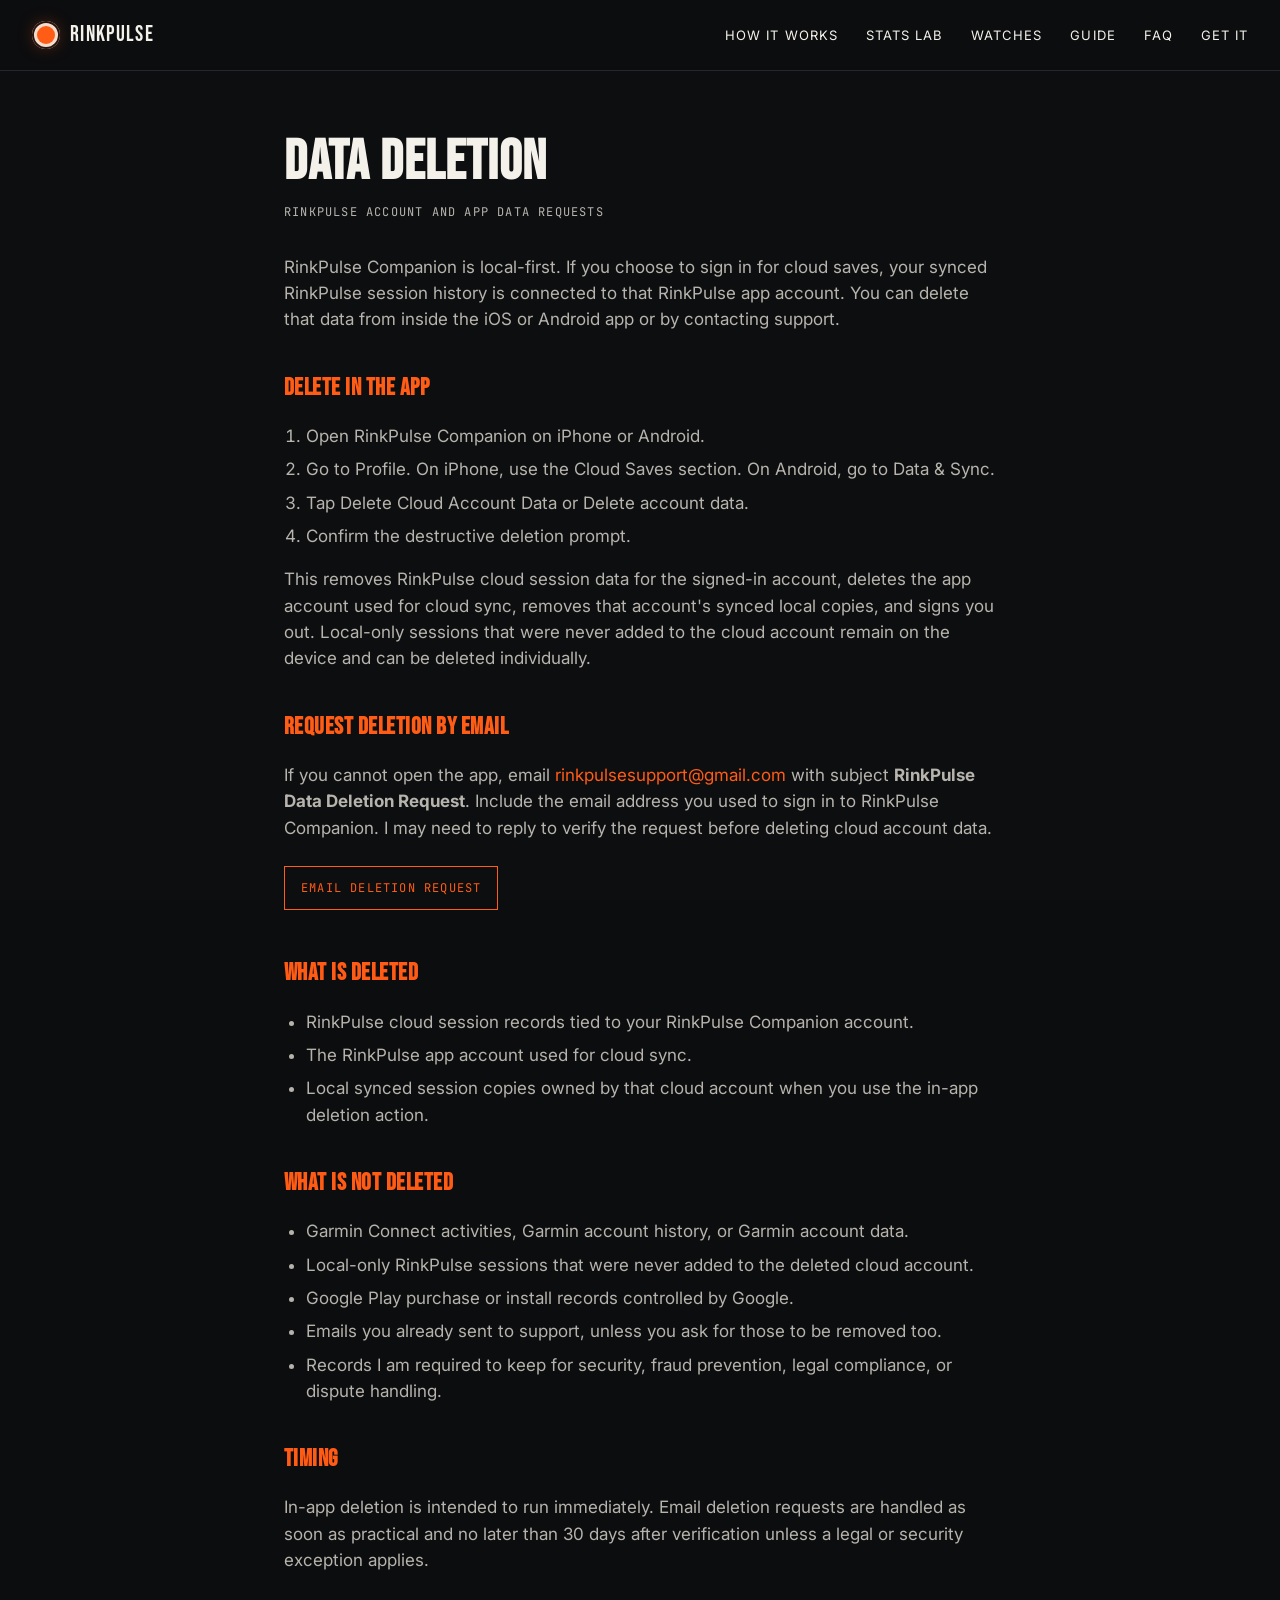
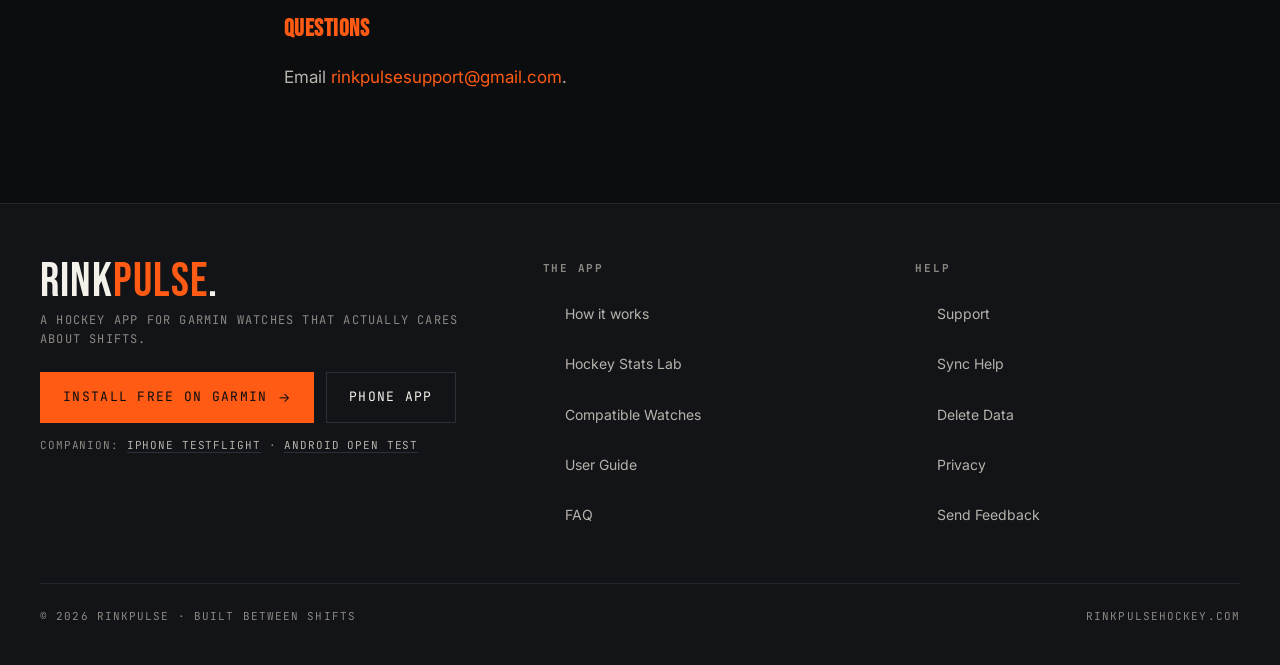
<file: data-deletion.html>
<!doctype html>
<html lang="en">
<head>
<meta charset="utf-8" />
<meta name="viewport" content="width=device-width,initial-scale=1" />
<title>Data Deletion - RinkPulse</title>
<meta name="description" content="How to delete RinkPulse cloud account data, local companion app data, and support-request data." />
<link rel="canonical" href="https://rinkpulsehockey.com/data-deletion.html" />
<link rel="preconnect" href="https://fonts.googleapis.com" />
<link rel="preconnect" href="https://fonts.gstatic.com" crossorigin />
<link href="https://fonts.googleapis.com/css2?family=Bebas+Neue&amp;family=Oswald:wght@500;700&amp;family=Inter:wght@400;500;600&amp;family=JetBrains+Mono:wght@400;500&amp;display=swap" rel="stylesheet" />
<link rel="stylesheet" href="styles.css?v=20260928" />
<script src="site.js?v=20260928" defer></script>
</head>
<body class="doc">
<header class="nav">
  <a class="brand" href="index.html">
    <span class="brand-mark" aria-hidden="true"></span>
    RINKPULSE
  </a>
  <nav class="nav-links" aria-label="Main navigation">
    <a href="index.html#how-it-works">How it works</a>
    <a href="stats-lab.html">Stats Lab</a>
    <a href="compatible-watches.html">Watches</a>
    <a href="guide.html">Guide</a>
    <a href="index.html#faq">FAQ</a>
    <a href="index.html#get">Get it</a>
  </nav>
  <details class="mobile-nav">
    <summary aria-label="Open navigation">Menu</summary>
    <nav aria-label="Mobile navigation">
      <a href="index.html#how-it-works">How it works</a>
      <a href="stats-lab.html">Stats Lab</a>
      <a href="compatible-watches.html">Watches</a>
      <a href="guide.html">User guide</a>
      <a href="index.html#faq">FAQ</a>
      <a href="index.html#get">Get it</a>
    </nav>
  </details>
</header>
  <main class="doc-wrap">
    <h1>Data Deletion</h1>
    <p class="doc-meta">RinkPulse account and app data requests</p>

    <p>RinkPulse Companion is local-first. If you choose to sign in for cloud saves, your synced RinkPulse session history is connected to that RinkPulse app account. You can delete that data from inside the iOS or Android app or by contacting support.</p>

    <h2>Delete in the app</h2>
    <ol>
      <li>Open RinkPulse Companion on iPhone or Android.</li>
      <li>Go to Profile. On iPhone, use the Cloud Saves section. On Android, go to Data &amp; Sync.</li>
      <li>Tap Delete Cloud Account Data or Delete account data.</li>
      <li>Confirm the destructive deletion prompt.</li>
    </ol>
    <p>This removes RinkPulse cloud session data for the signed-in account, deletes the app account used for cloud sync, removes that account's synced local copies, and signs you out. Local-only sessions that were never added to the cloud account remain on the device and can be deleted individually.</p>

    <h2>Request deletion by email</h2>
    <p>If you cannot open the app, email <a href="mailto:rinkpulsesupport@gmail.com?subject=RinkPulse%20Data%20Deletion%20Request">rinkpulsesupport@gmail.com</a> with subject <strong>RinkPulse Data Deletion Request</strong>. Include the email address you used to sign in to RinkPulse Companion. I may need to reply to verify the request before deleting cloud account data.</p>
    <p><a class="doc-action" href="mailto:rinkpulsesupport@gmail.com?subject=RinkPulse%20Data%20Deletion%20Request">Email deletion request</a></p>

    <h2>What is deleted</h2>
    <ul>
      <li>RinkPulse cloud session records tied to your RinkPulse Companion account.</li>
      <li>The RinkPulse app account used for cloud sync.</li>
      <li>Local synced session copies owned by that cloud account when you use the in-app deletion action.</li>
    </ul>

    <h2>What is not deleted</h2>
    <ul>
      <li>Garmin Connect activities, Garmin account history, or Garmin account data.</li>
      <li>Local-only RinkPulse sessions that were never added to the deleted cloud account.</li>
      <li>Google Play purchase or install records controlled by Google.</li>
      <li>Emails you already sent to support, unless you ask for those to be removed too.</li>
      <li>Records I am required to keep for security, fraud prevention, legal compliance, or dispute handling.</li>
    </ul>

    <h2>Timing</h2>
    <p>In-app deletion is intended to run immediately. Email deletion requests are handled as soon as practical and no later than 30 days after verification unless a legal or security exception applies.</p>

    <h2>Questions</h2>
    <p>Email <a href="mailto:rinkpulsesupport@gmail.com">rinkpulsesupport@gmail.com</a>.</p>
  </main>
<footer class="footer">
  <div class="footer-wrap">
    <div>
      <div class="footer-brand">RINK<span class="accent">PULSE</span>.</div>
      <div class="footer-tag">A hockey app for Garmin watches that actually cares about shifts.</div>
      <div class="hero-ctas footer-ctas">
        <a id="get-watch" class="btn btn-primary" href="https://apps.garmin.com/en-US/apps/036b4e61-03af-4946-bc52-89ec13ca7724" target="_blank" rel="noopener">Install Free on Garmin <span class="btn-arrow" aria-hidden="true">→</span></a>
        <a class="btn" href="index.html#beta">Phone app</a>
      </div>
      <div class="footer-platforms">Companion: <a href="https://testflight.apple.com/join/7v8WSfyg" target="_blank" rel="noopener">iPhone TestFlight</a> · <a id="get-android" href="https://play.google.com/apps/testing/com.rinkpulse.companion" target="_blank" rel="noopener">Android open test</a></div>
    </div>
    <div class="footer-col">
      <h4>The App</h4>
      <ul>
        <li><a href="index.html#how-it-works">How it works</a></li>
        <li><a href="stats-lab.html">Hockey Stats Lab</a></li>
        <li><a href="compatible-watches.html">Compatible Watches</a></li>
        <li><a href="guide.html">User Guide</a></li>
        <li><a href="index.html#faq">FAQ</a></li>
      </ul>
    </div>
    <div class="footer-col">
      <h4>Help</h4>
      <ul>
        <li><a href="support.html">Support</a></li>
        <li><a href="guide.html#sync">Sync Help</a></li>
        <li><a href="data-deletion.html">Delete Data</a></li>
        <li><a href="privacy-policy.html">Privacy</a></li>
        <li><a href="mailto:rinkpulsesupport@gmail.com">Send Feedback</a></li>
      </ul>
    </div>
  </div>
  <div class="footer-base">
    <span>© 2026 RinkPulse · Built between shifts</span>
    <span>rinkpulsehockey.com</span>
  </div>
</footer>
</body>
</html>
</file>
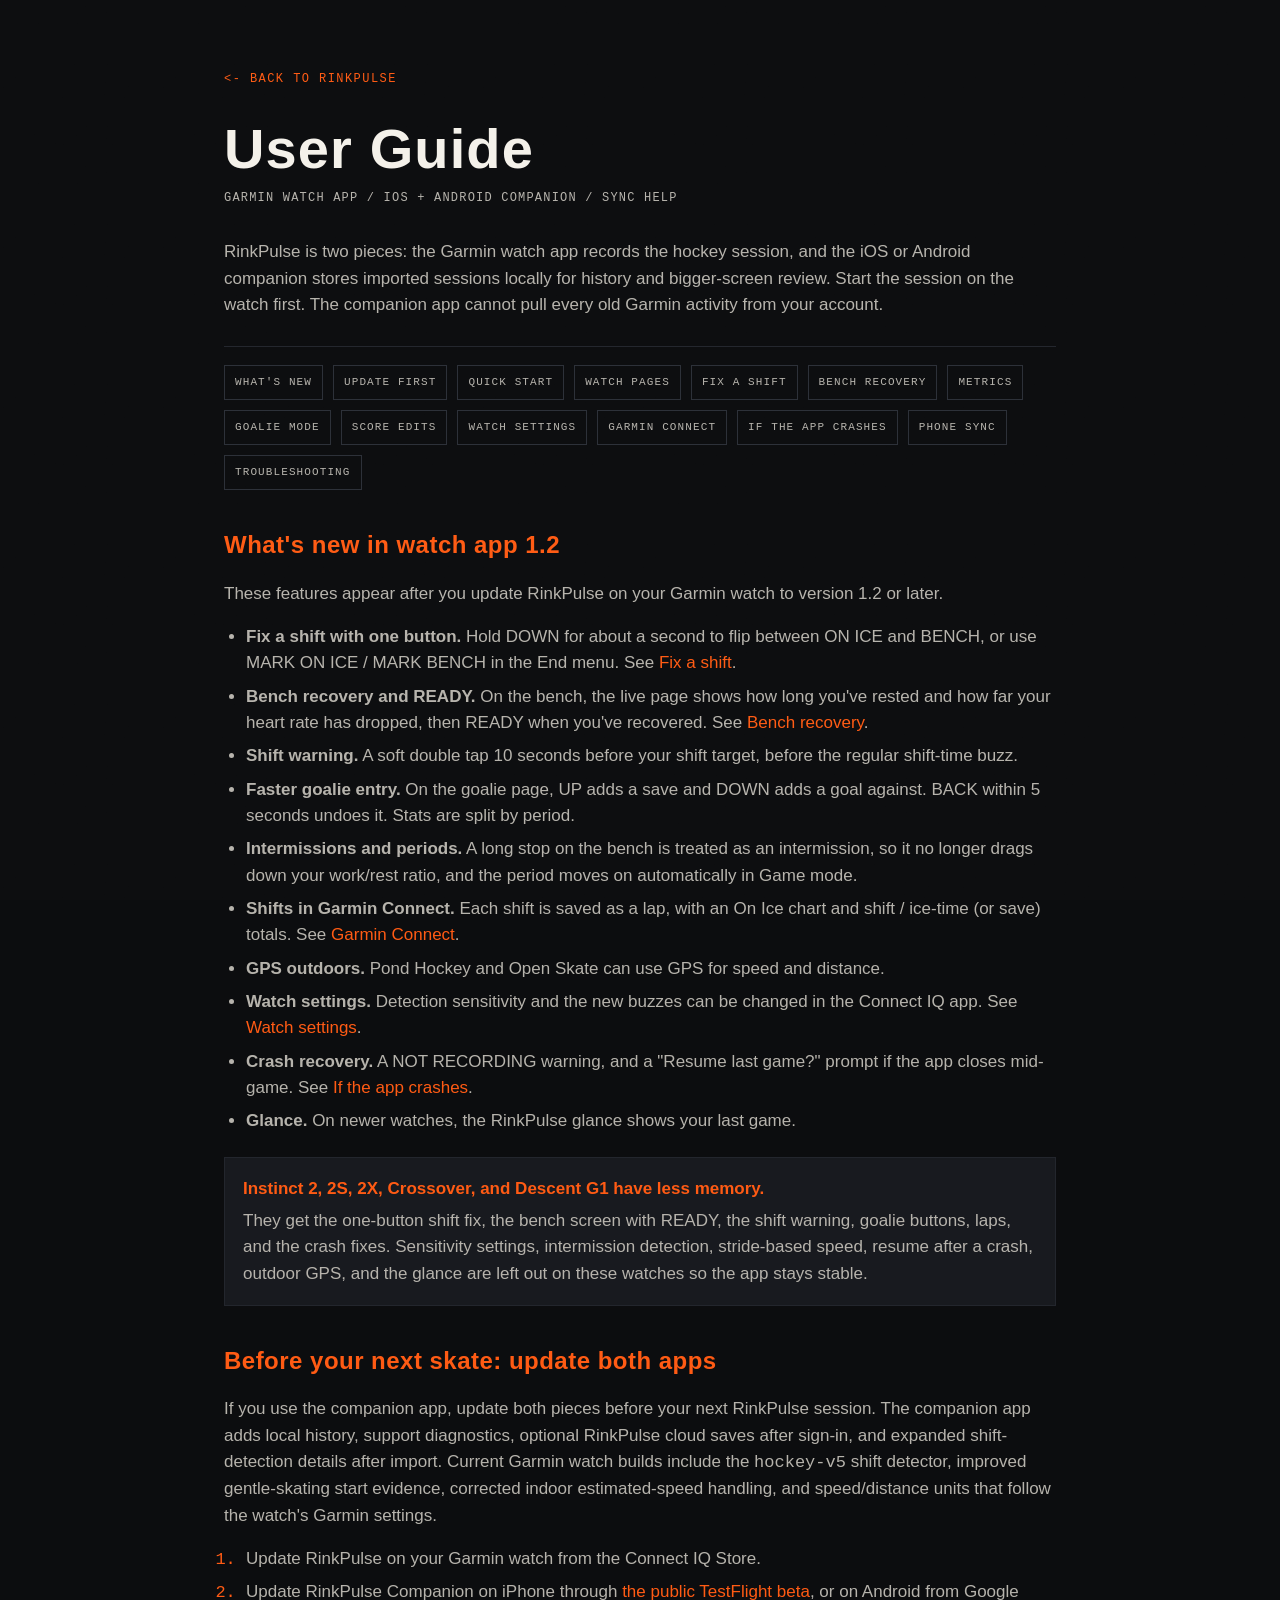
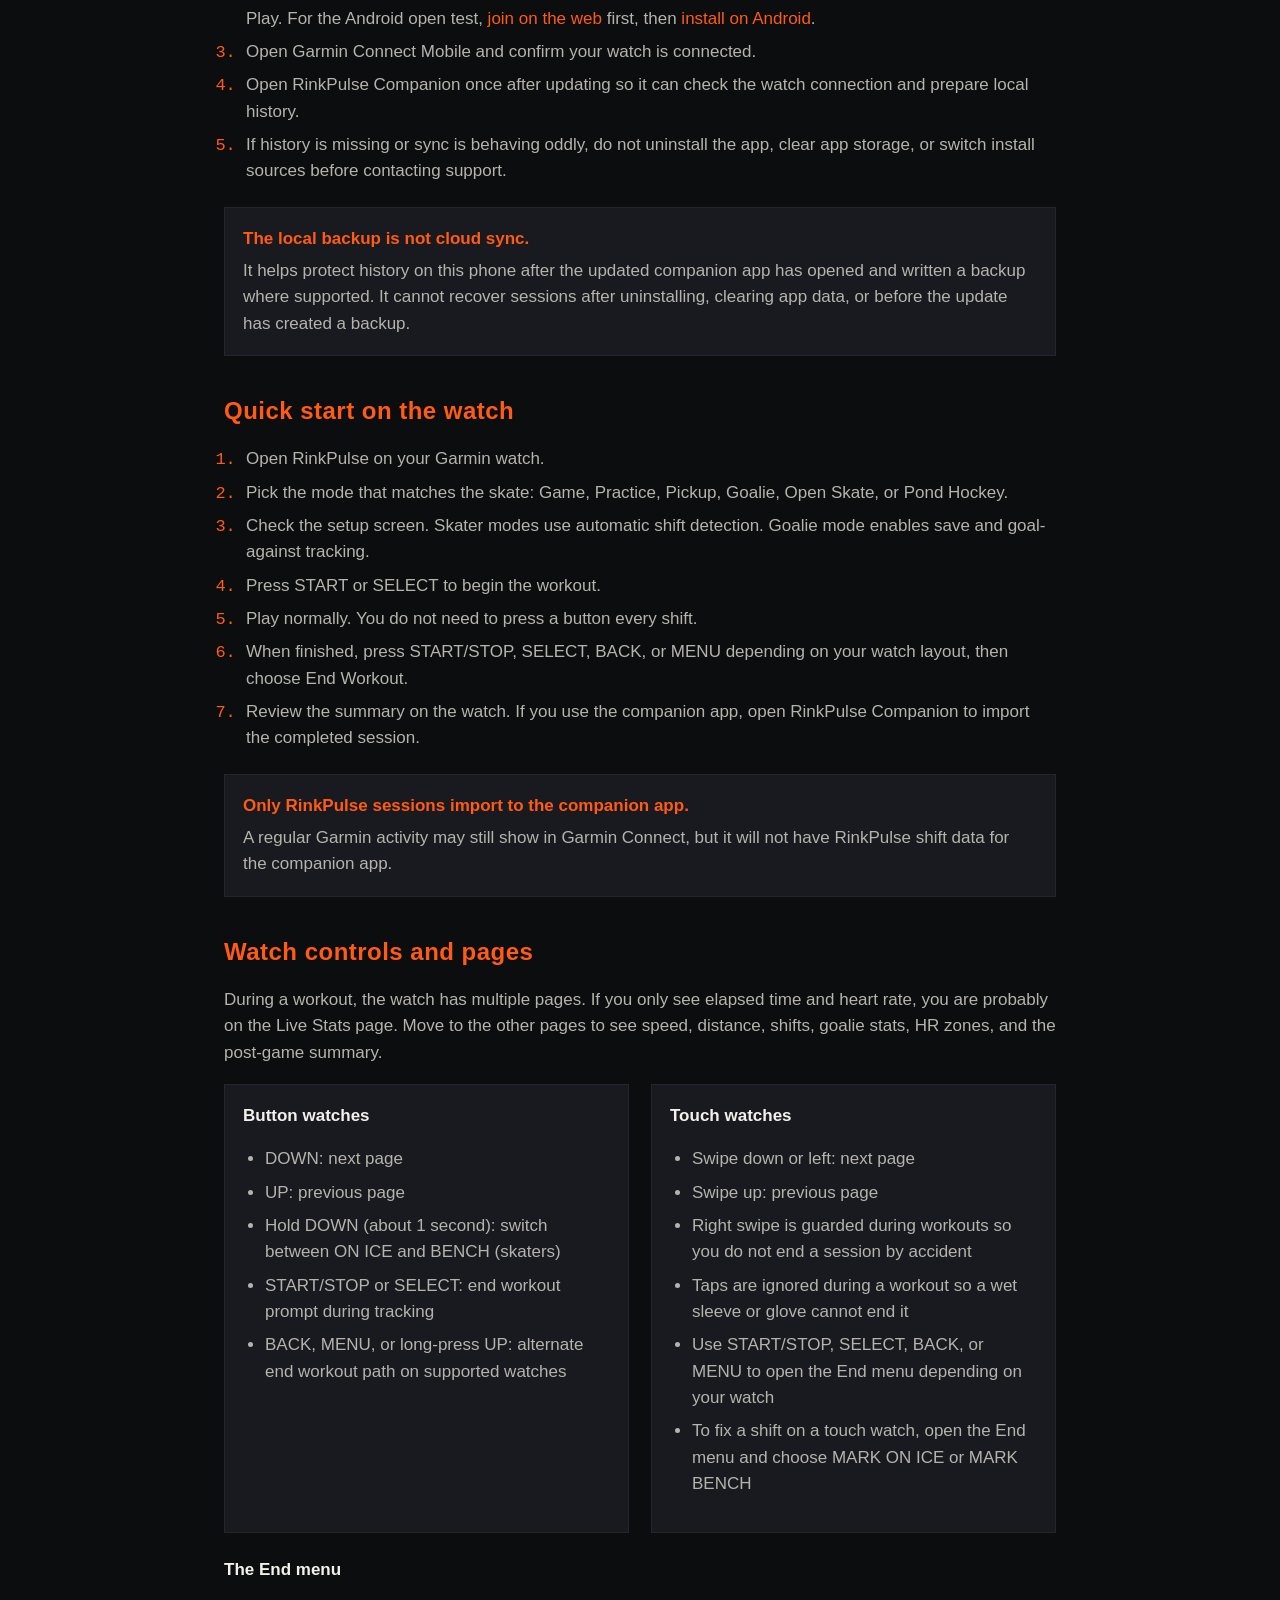
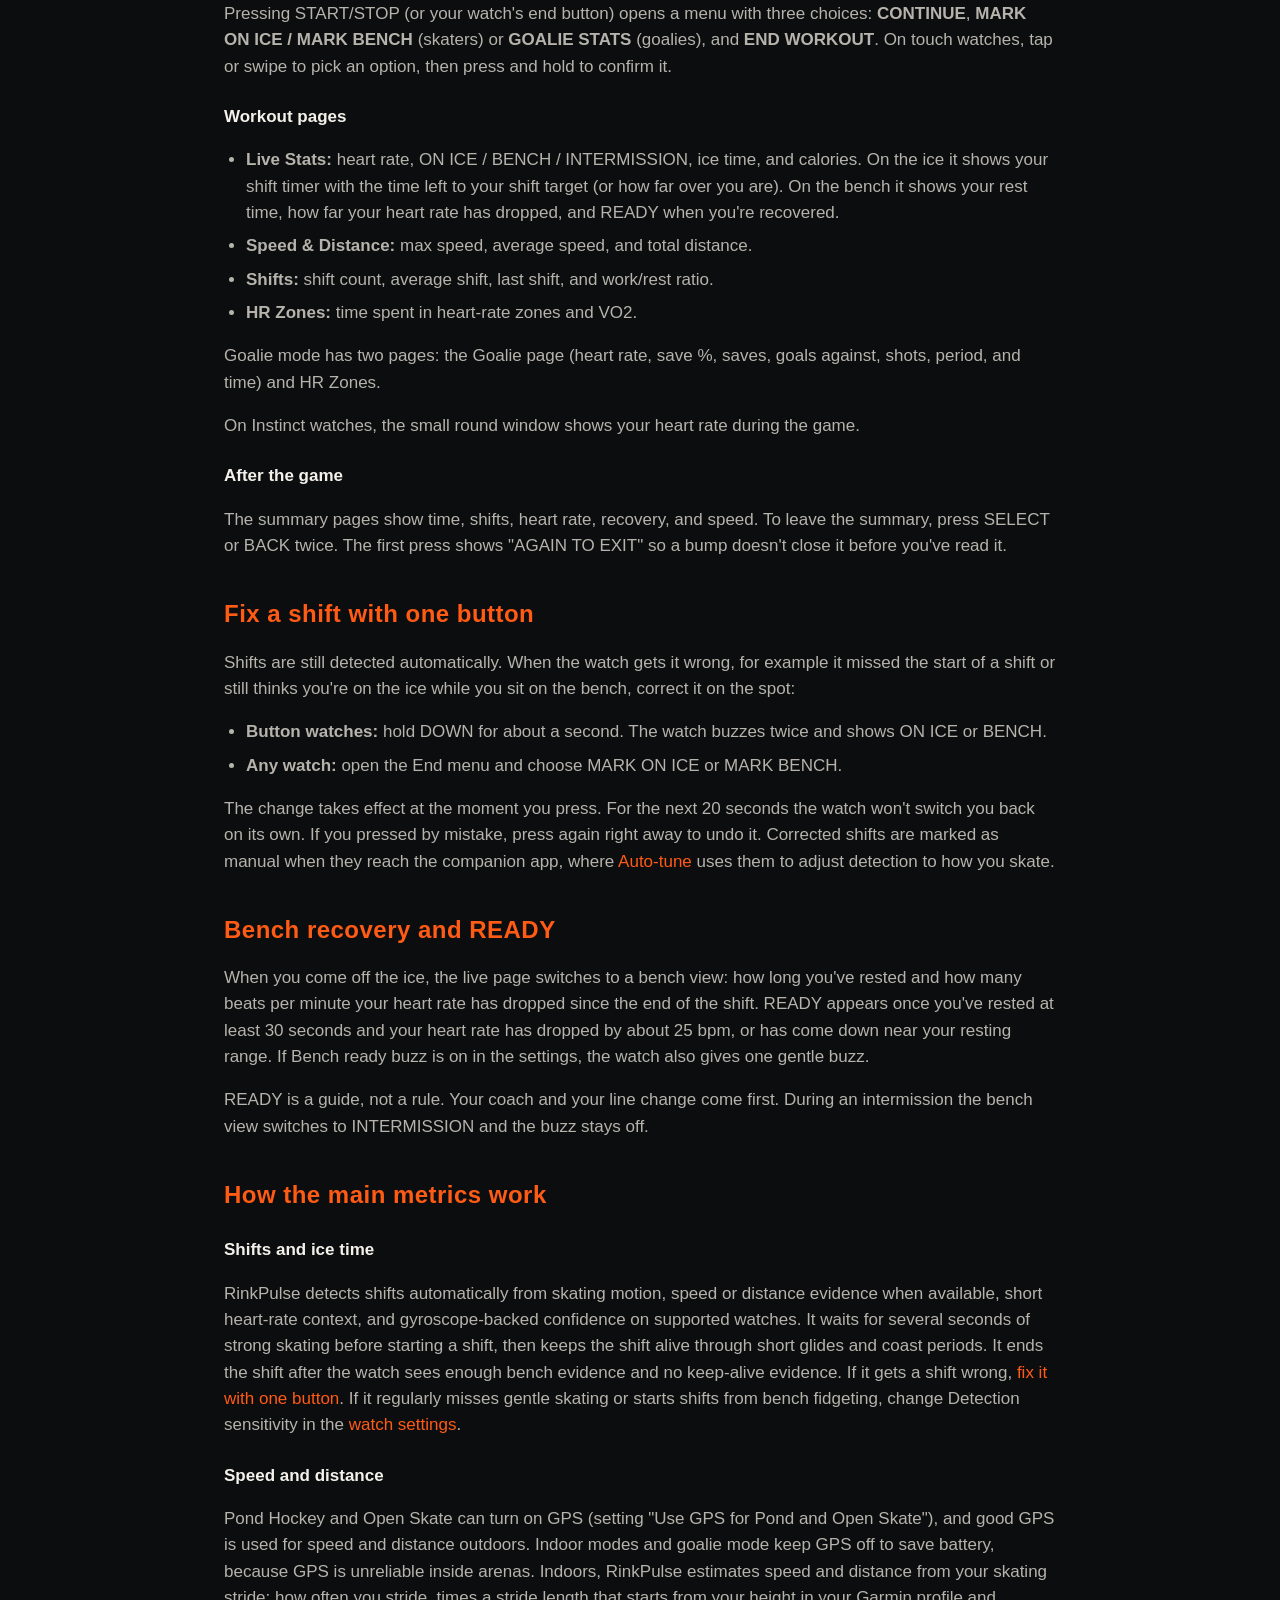
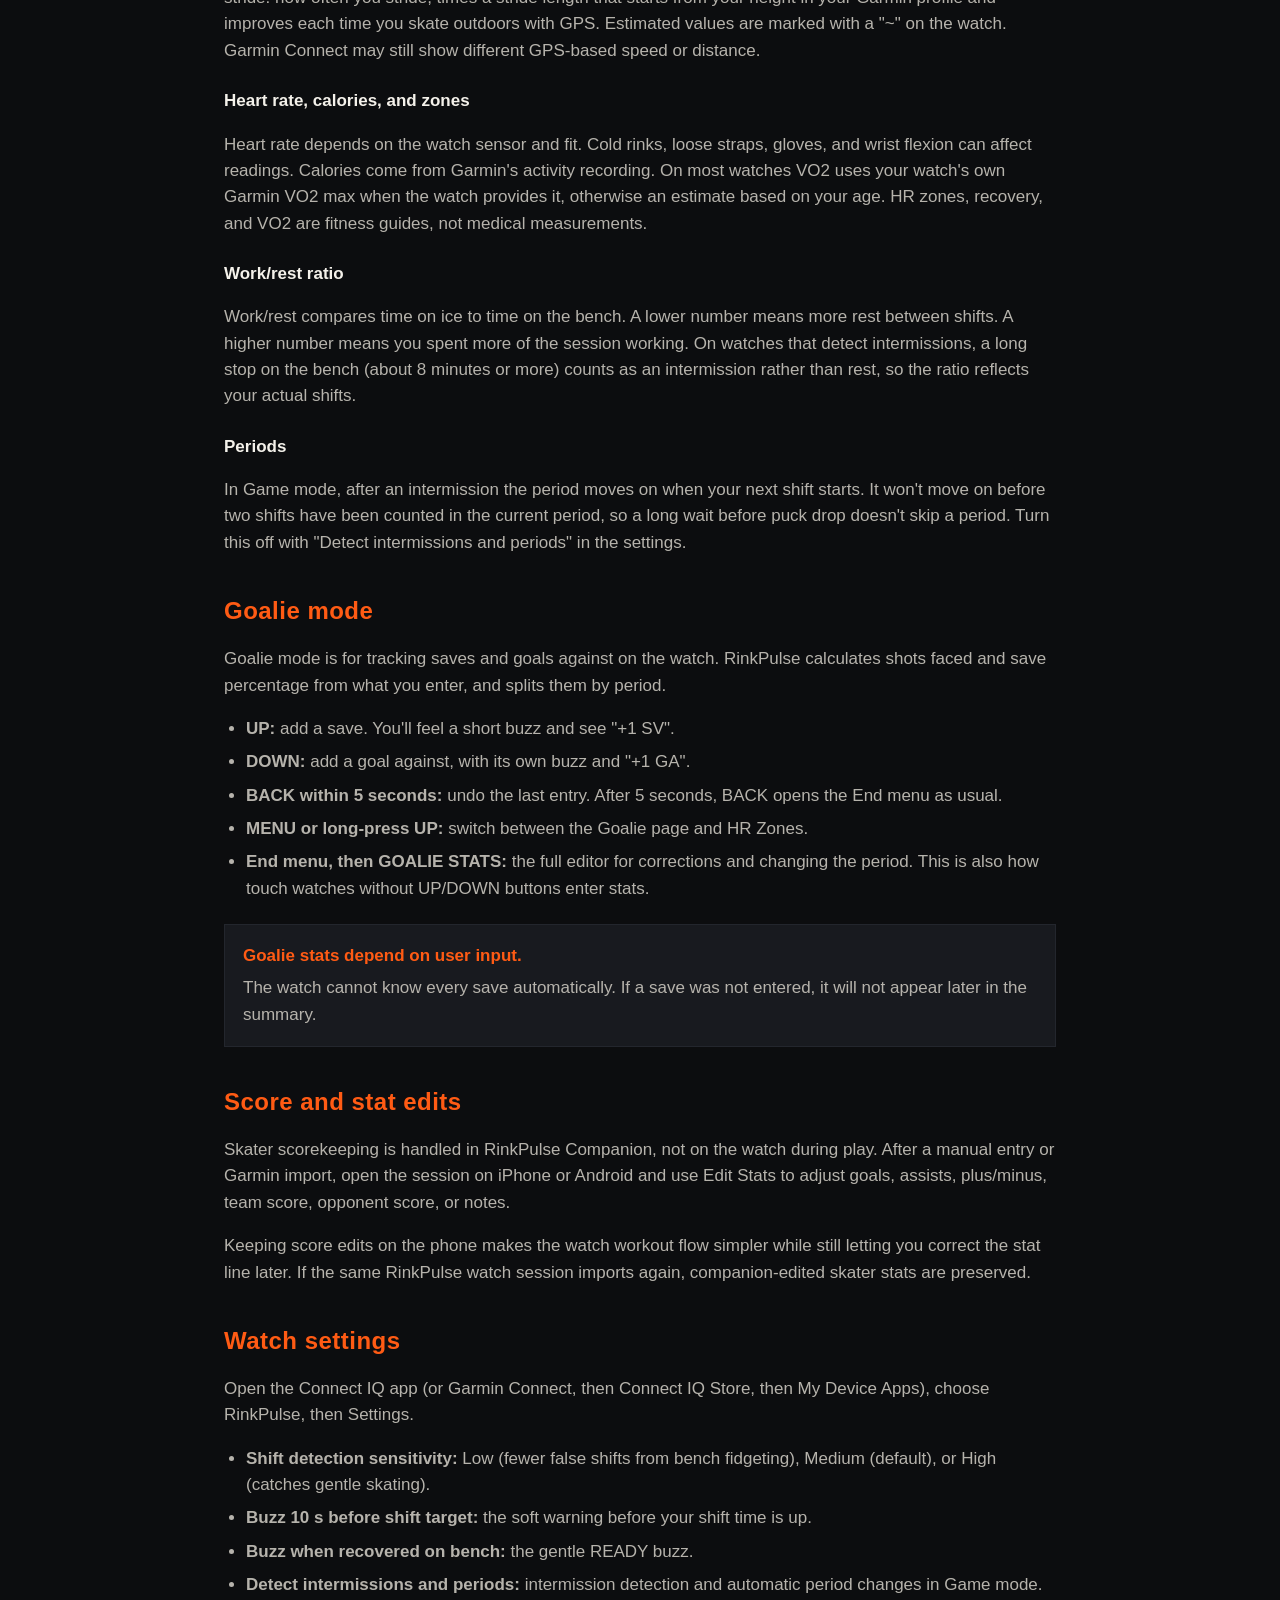
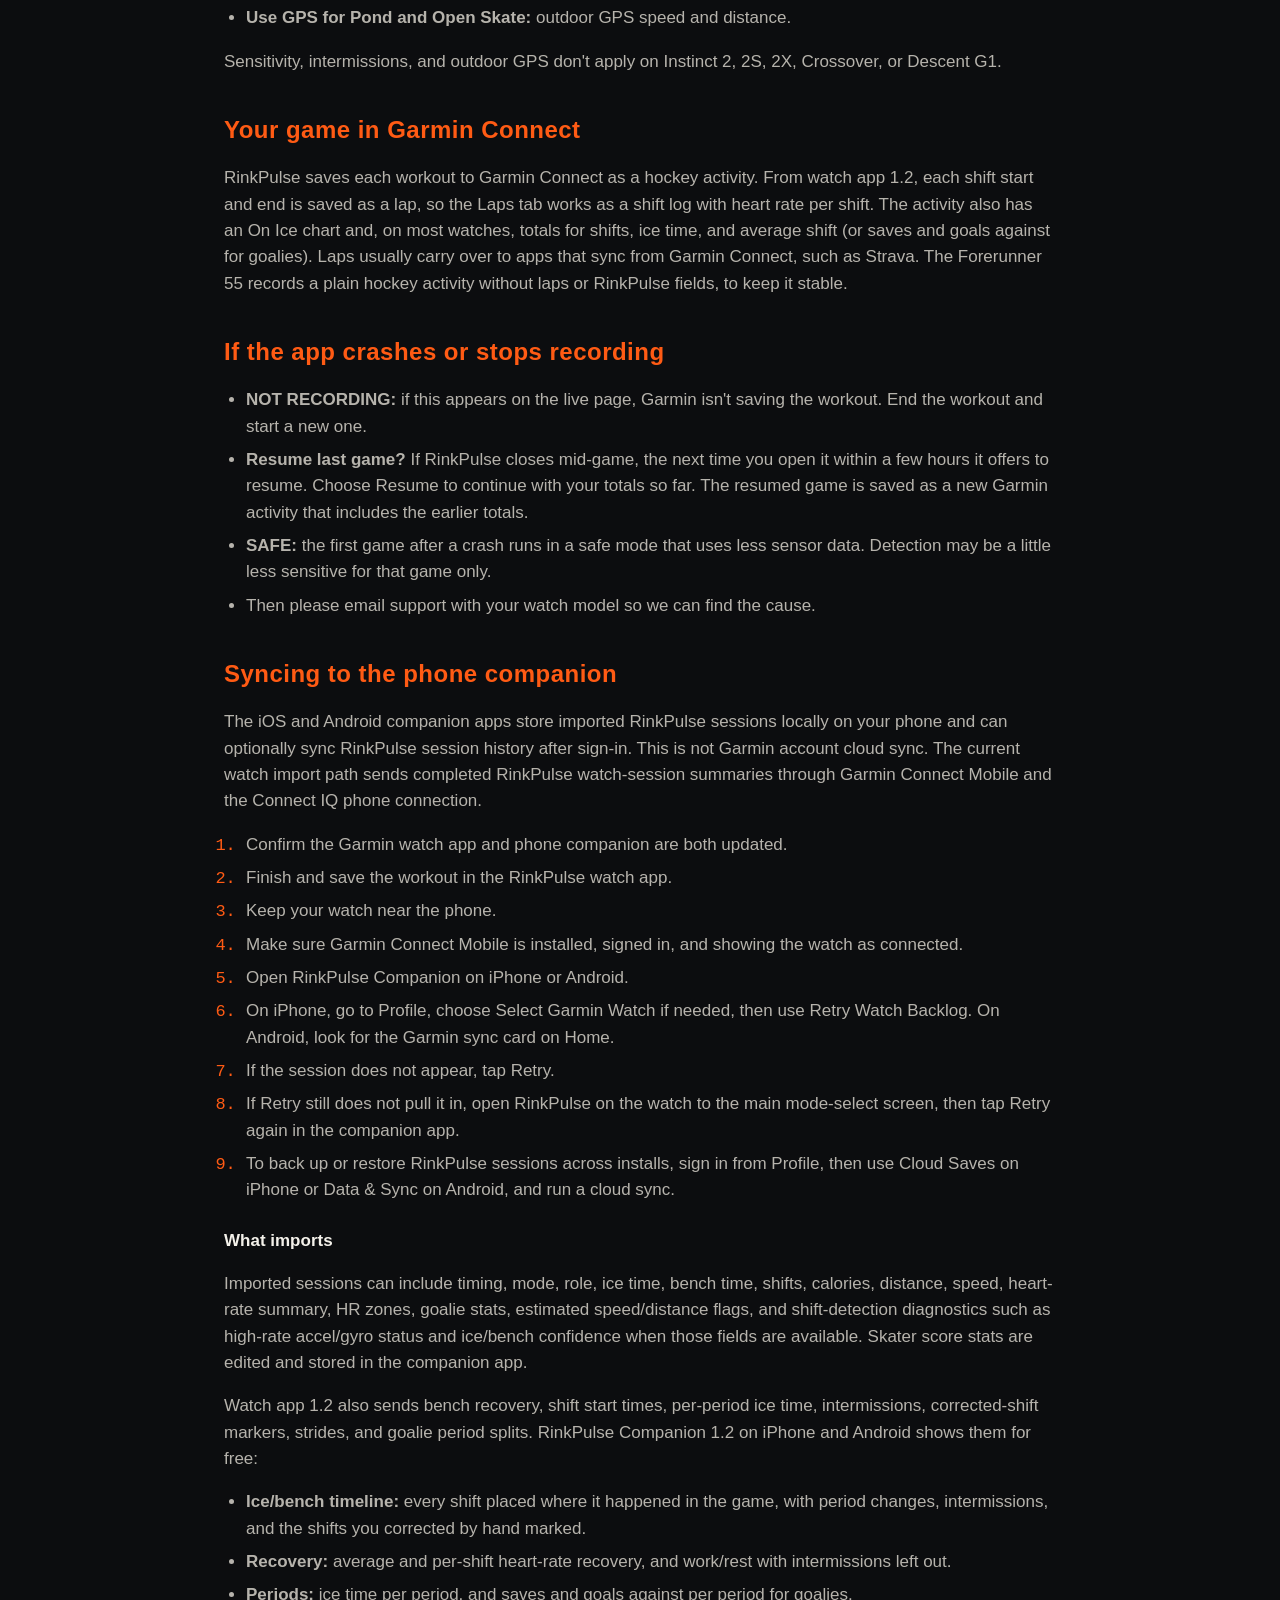
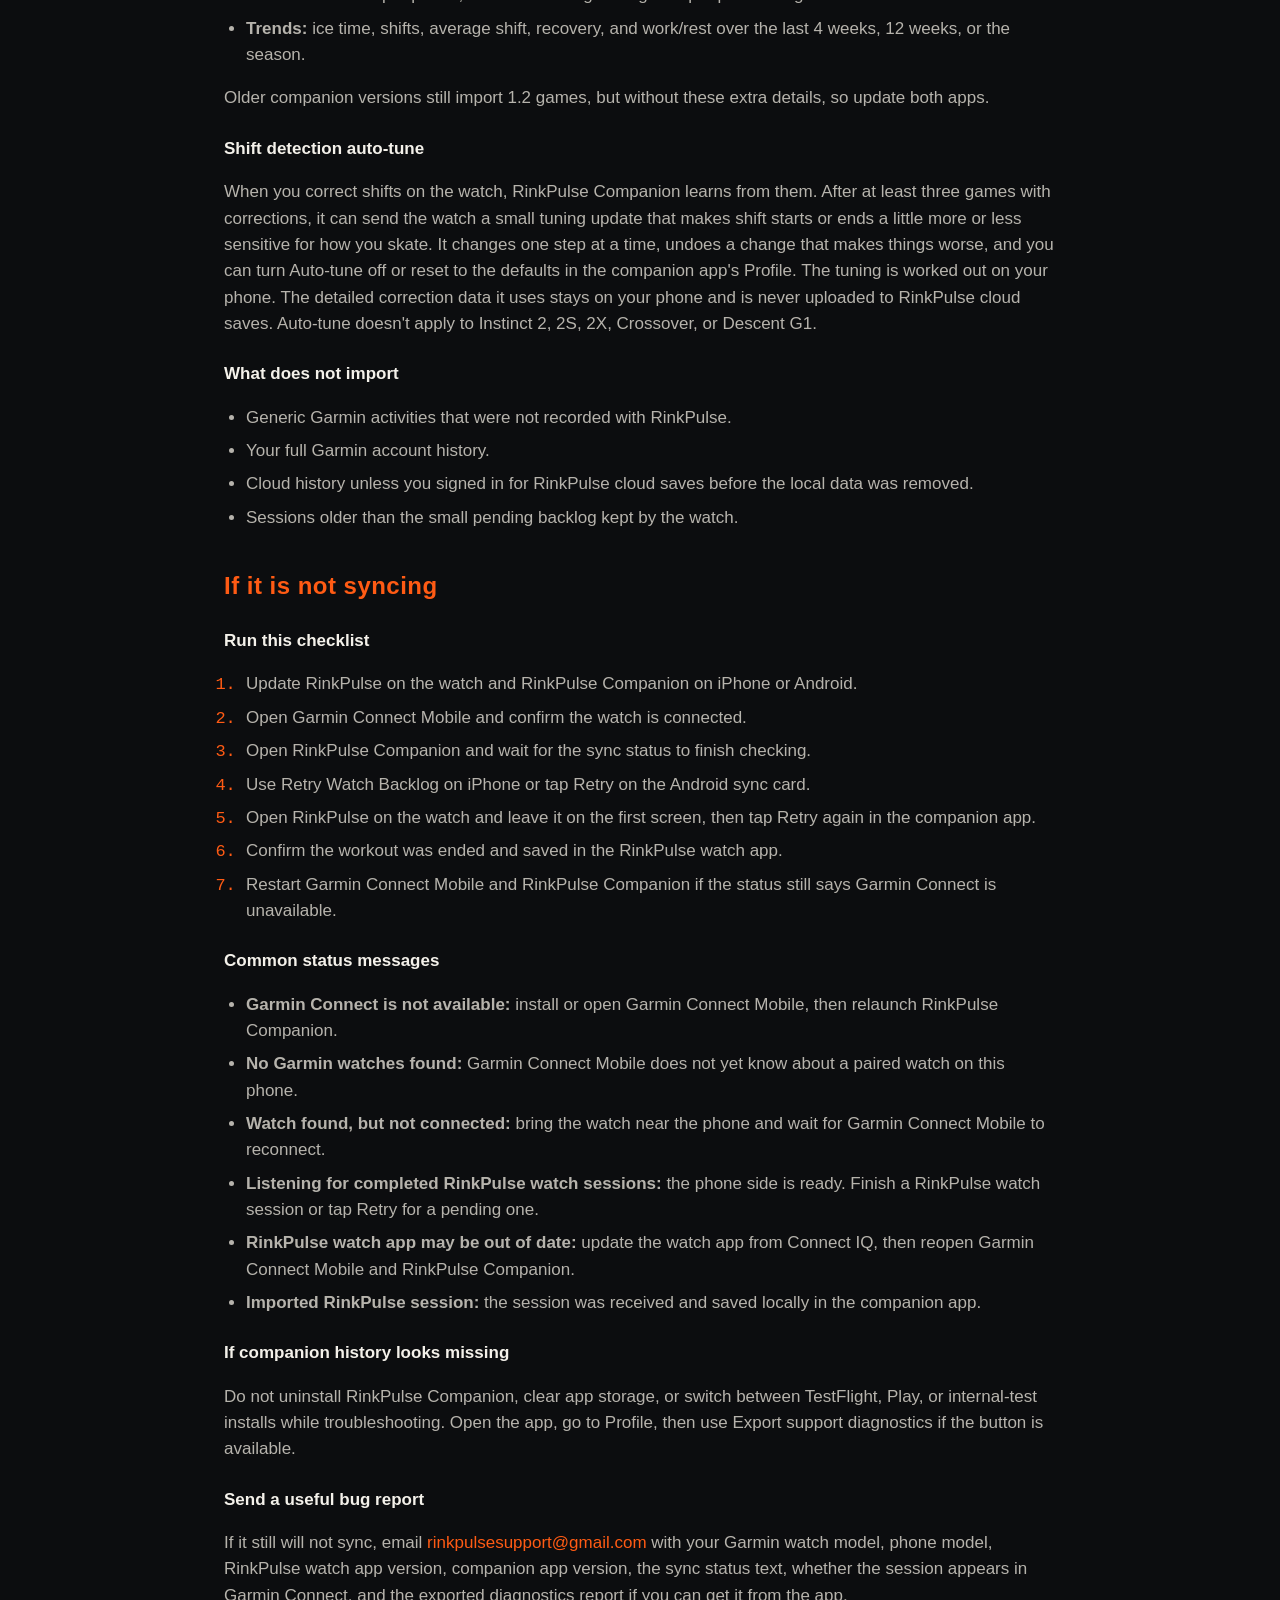
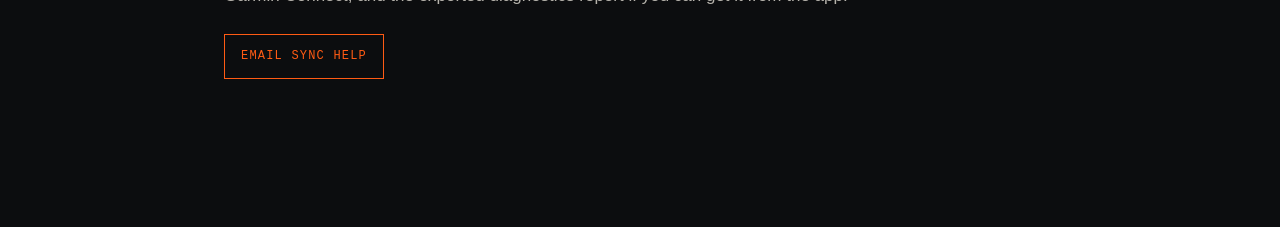
<file: guide.html>
<!doctype html>
<html lang="en">
<head>
<meta charset="utf-8" />
<meta name="viewport" content="width=device-width,initial-scale=1" />
<title>How to Track Hockey on a Garmin Watch | RinkPulse Guide</title>
<meta name="description" content="Learn how to track hockey on a Garmin watch with RinkPulse: start a session, fix a shift with one button, read bench recovery, log goalie saves, and sync to the phone companion." />
<link rel="canonical" href="https://rinkpulsehockey.com/guide.html" />
<meta property="og:title" content="How to Track Hockey on a Garmin Watch | RinkPulse" />
<meta property="og:description" content="Start a RinkPulse session, review automatic hockey shifts and ice time, and import completed sessions to the phone companion." />
<meta property="og:url" content="https://rinkpulsehockey.com/guide.html" />
<meta property="og:type" content="article" />
<meta name="twitter:card" content="summary" />
<meta name="twitter:title" content="How to Track Hockey on a Garmin Watch | RinkPulse" />
<meta name="twitter:description" content="Start a RinkPulse session, review automatic hockey shifts and ice time, and import completed sessions to the phone companion." />
<link rel="icon" type="image/png" href="assets/logo.png" />
<link rel="apple-touch-icon" href="assets/logo.png" />
<link rel="stylesheet" href="styles.css?v=20260818" />
</head>
<body class="doc">
  <main class="doc-wrap guide-wrap">
    <a class="doc-back" href="index.html">&lt;- back to RinkPulse</a>
    <h1>User Guide</h1>
    <p class="doc-meta">Garmin watch app / iOS + Android companion / sync help</p>

    <p>RinkPulse is two pieces: the Garmin watch app records the hockey session, and the iOS or Android companion stores imported sessions locally for history and bigger-screen review. Start the session on the watch first. The companion app cannot pull every old Garmin activity from your account.</p>

    <nav class="doc-nav" aria-label="Guide sections">
      <a href="#whats-new">What's new</a>
      <a href="#update-first">Update first</a>
      <a href="#quick-start">Quick start</a>
      <a href="#watch-pages">Watch pages</a>
      <a href="#correct-shift">Fix a shift</a>
      <a href="#bench-recovery">Bench recovery</a>
      <a href="#metrics">Metrics</a>
      <a href="#goalie">Goalie mode</a>
      <a href="#score-edits">Score edits</a>
      <a href="#settings">Watch settings</a>
      <a href="#garmin-connect">Garmin Connect</a>
      <a href="#if-it-crashes">If the app crashes</a>
      <a href="#sync">Phone sync</a>
      <a href="#troubleshooting">Troubleshooting</a>
    </nav>

    <h2 id="whats-new">What's new in watch app 1.2</h2>
    <p>These features appear after you update RinkPulse on your Garmin watch to version 1.2 or later.</p>
    <ul>
      <li><strong>Fix a shift with one button.</strong> Hold DOWN for about a second to flip between ON ICE and BENCH, or use MARK ON ICE / MARK BENCH in the End menu. See <a href="#correct-shift">Fix a shift</a>.</li>
      <li><strong>Bench recovery and READY.</strong> On the bench, the live page shows how long you've rested and how far your heart rate has dropped, then READY when you've recovered. See <a href="#bench-recovery">Bench recovery</a>.</li>
      <li><strong>Shift warning.</strong> A soft double tap 10 seconds before your shift target, before the regular shift-time buzz.</li>
      <li><strong>Faster goalie entry.</strong> On the goalie page, UP adds a save and DOWN adds a goal against. BACK within 5 seconds undoes it. Stats are split by period.</li>
      <li><strong>Intermissions and periods.</strong> A long stop on the bench is treated as an intermission, so it no longer drags down your work/rest ratio, and the period moves on automatically in Game mode.</li>
      <li><strong>Shifts in Garmin Connect.</strong> Each shift is saved as a lap, with an On Ice chart and shift / ice-time (or save) totals. See <a href="#garmin-connect">Garmin Connect</a>.</li>
      <li><strong>GPS outdoors.</strong> Pond Hockey and Open Skate can use GPS for speed and distance.</li>
      <li><strong>Watch settings.</strong> Detection sensitivity and the new buzzes can be changed in the Connect IQ app. See <a href="#settings">Watch settings</a>.</li>
      <li><strong>Crash recovery.</strong> A NOT RECORDING warning, and a "Resume last game?" prompt if the app closes mid-game. See <a href="#if-it-crashes">If the app crashes</a>.</li>
      <li><strong>Glance.</strong> On newer watches, the RinkPulse glance shows your last game.</li>
    </ul>

    <div class="doc-callout">
      <strong>Instinct 2, 2S, 2X, Crossover, and Descent G1 have less memory.</strong>
      They get the one-button shift fix, the bench screen with READY, the shift warning, goalie buttons, laps, and the crash fixes. Sensitivity settings, intermission detection, stride-based speed, resume after a crash, outdoor GPS, and the glance are left out on these watches so the app stays stable.
    </div>

    <h2 id="update-first">Before your next skate: update both apps</h2>
    <p>If you use the companion app, update both pieces before your next RinkPulse session. The companion app adds local history, support diagnostics, optional RinkPulse cloud saves after sign-in, and expanded shift-detection details after import. Current Garmin watch builds include the <code>hockey-v5</code> shift detector, improved gentle-skating start evidence, corrected indoor estimated-speed handling, and speed/distance units that follow the watch's Garmin settings.</p>

    <ol class="doc-steps">
      <li>Update RinkPulse on your Garmin watch from the Connect IQ Store.</li>
      <li>Update RinkPulse Companion on iPhone through <a href="https://testflight.apple.com/join/7v8WSfyg" target="_blank" rel="noopener">the public TestFlight beta</a>, or on Android from Google Play. For the Android open test, <a href="https://play.google.com/apps/testing/com.rinkpulse.companion" target="_blank" rel="noopener">join on the web</a> first, then <a href="https://play.google.com/store/apps/details?id=com.rinkpulse.companion" target="_blank" rel="noopener">install on Android</a>.</li>
      <li>Open Garmin Connect Mobile and confirm your watch is connected.</li>
      <li>Open RinkPulse Companion once after updating so it can check the watch connection and prepare local history.</li>
      <li>If history is missing or sync is behaving oddly, do not uninstall the app, clear app storage, or switch install sources before contacting support.</li>
    </ol>

    <div class="doc-callout">
      <strong>The local backup is not cloud sync.</strong>
      It helps protect history on this phone after the updated companion app has opened and written a backup where supported. It cannot recover sessions after uninstalling, clearing app data, or before the update has created a backup.
    </div>

    <h2 id="quick-start">Quick start on the watch</h2>
    <ol class="doc-steps">
      <li>Open RinkPulse on your Garmin watch.</li>
      <li>Pick the mode that matches the skate: Game, Practice, Pickup, Goalie, Open Skate, or Pond Hockey.</li>
      <li>Check the setup screen. Skater modes use automatic shift detection. Goalie mode enables save and goal-against tracking.</li>
      <li>Press START or SELECT to begin the workout.</li>
      <li>Play normally. You do not need to press a button every shift.</li>
      <li>When finished, press START/STOP, SELECT, BACK, or MENU depending on your watch layout, then choose End Workout.</li>
      <li>Review the summary on the watch. If you use the companion app, open RinkPulse Companion to import the completed session.</li>
    </ol>

    <div class="doc-callout">
      <strong>Only RinkPulse sessions import to the companion app.</strong>
      A regular Garmin activity may still show in Garmin Connect, but it will not have RinkPulse shift data for the companion app.
    </div>

    <h2 id="watch-pages">Watch controls and pages</h2>
    <p>During a workout, the watch has multiple pages. If you only see elapsed time and heart rate, you are probably on the Live Stats page. Move to the other pages to see speed, distance, shifts, goalie stats, HR zones, and the post-game summary.</p>

    <div class="doc-grid">
      <section>
        <h3>Button watches</h3>
        <ul>
          <li>DOWN: next page</li>
          <li>UP: previous page</li>
          <li>Hold DOWN (about 1 second): switch between ON ICE and BENCH (skaters)</li>
          <li>START/STOP or SELECT: end workout prompt during tracking</li>
          <li>BACK, MENU, or long-press UP: alternate end workout path on supported watches</li>
        </ul>
      </section>
      <section>
        <h3>Touch watches</h3>
        <ul>
          <li>Swipe down or left: next page</li>
          <li>Swipe up: previous page</li>
          <li>Right swipe is guarded during workouts so you do not end a session by accident</li>
          <li>Taps are ignored during a workout so a wet sleeve or glove cannot end it</li>
          <li>Use START/STOP, SELECT, BACK, or MENU to open the End menu depending on your watch</li>
          <li>To fix a shift on a touch watch, open the End menu and choose MARK ON ICE or MARK BENCH</li>
        </ul>
      </section>
    </div>

    <h3>The End menu</h3>
    <p>Pressing START/STOP (or your watch's end button) opens a menu with three choices: <strong>CONTINUE</strong>, <strong>MARK ON ICE / MARK BENCH</strong> (skaters) or <strong>GOALIE STATS</strong> (goalies), and <strong>END WORKOUT</strong>. On touch watches, tap or swipe to pick an option, then press and hold to confirm it.</p>

    <h3>Workout pages</h3>
    <ul>
      <li><strong>Live Stats:</strong> heart rate, ON ICE / BENCH / INTERMISSION, ice time, and calories. On the ice it shows your shift timer with the time left to your shift target (or how far over you are). On the bench it shows your rest time, how far your heart rate has dropped, and READY when you're recovered.</li>
      <li><strong>Speed &amp; Distance:</strong> max speed, average speed, and total distance.</li>
      <li><strong>Shifts:</strong> shift count, average shift, last shift, and work/rest ratio.</li>
      <li><strong>HR Zones:</strong> time spent in heart-rate zones and VO2.</li>
    </ul>
    <p>Goalie mode has two pages: the Goalie page (heart rate, save %, saves, goals against, shots, period, and time) and HR Zones.</p>
    <p>On Instinct watches, the small round window shows your heart rate during the game.</p>

    <h3>After the game</h3>
    <p>The summary pages show time, shifts, heart rate, recovery, and speed. To leave the summary, press SELECT or BACK twice. The first press shows "AGAIN TO EXIT" so a bump doesn't close it before you've read it.</p>

    <h2 id="correct-shift">Fix a shift with one button</h2>
    <p>Shifts are still detected automatically. When the watch gets it wrong, for example it missed the start of a shift or still thinks you're on the ice while you sit on the bench, correct it on the spot:</p>
    <ul>
      <li><strong>Button watches:</strong> hold DOWN for about a second. The watch buzzes twice and shows ON ICE or BENCH.</li>
      <li><strong>Any watch:</strong> open the End menu and choose MARK ON ICE or MARK BENCH.</li>
    </ul>
    <p>The change takes effect at the moment you press. For the next 20 seconds the watch won't switch you back on its own. If you pressed by mistake, press again right away to undo it. Corrected shifts are marked as manual when they reach the companion app, where <a href="#auto-tune">Auto-tune</a> uses them to adjust detection to how you skate.</p>

    <h2 id="bench-recovery">Bench recovery and READY</h2>
    <p>When you come off the ice, the live page switches to a bench view: how long you've rested and how many beats per minute your heart rate has dropped since the end of the shift. READY appears once you've rested at least 30 seconds and your heart rate has dropped by about 25 bpm, or has come down near your resting range. If Bench ready buzz is on in the settings, the watch also gives one gentle buzz.</p>
    <p>READY is a guide, not a rule. Your coach and your line change come first. During an intermission the bench view switches to INTERMISSION and the buzz stays off.</p>

    <h2 id="metrics">How the main metrics work</h2>
    <h3>Shifts and ice time</h3>
    <p>RinkPulse detects shifts automatically from skating motion, speed or distance evidence when available, short heart-rate context, and gyroscope-backed confidence on supported watches. It waits for several seconds of strong skating before starting a shift, then keeps the shift alive through short glides and coast periods. It ends the shift after the watch sees enough bench evidence and no keep-alive evidence. If it gets a shift wrong, <a href="#correct-shift">fix it with one button</a>. If it regularly misses gentle skating or starts shifts from bench fidgeting, change Detection sensitivity in the <a href="#settings">watch settings</a>.</p>

    <h3>Speed and distance</h3>
    <p>Pond Hockey and Open Skate can turn on GPS (setting "Use GPS for Pond and Open Skate"), and good GPS is used for speed and distance outdoors. Indoor modes and goalie mode keep GPS off to save battery, because GPS is unreliable inside arenas. Indoors, RinkPulse estimates speed and distance from your skating stride: how often you stride, times a stride length that starts from your height in your Garmin profile and improves each time you skate outdoors with GPS. Estimated values are marked with a "~" on the watch. Garmin Connect may still show different GPS-based speed or distance.</p>

    <h3>Heart rate, calories, and zones</h3>
    <p>Heart rate depends on the watch sensor and fit. Cold rinks, loose straps, gloves, and wrist flexion can affect readings. Calories come from Garmin's activity recording. On most watches VO2 uses your watch's own Garmin VO2 max when the watch provides it, otherwise an estimate based on your age. HR zones, recovery, and VO2 are fitness guides, not medical measurements.</p>

    <h3>Work/rest ratio</h3>
    <p>Work/rest compares time on ice to time on the bench. A lower number means more rest between shifts. A higher number means you spent more of the session working. On watches that detect intermissions, a long stop on the bench (about 8 minutes or more) counts as an intermission rather than rest, so the ratio reflects your actual shifts.</p>

    <h3>Periods</h3>
    <p>In Game mode, after an intermission the period moves on when your next shift starts. It won't move on before two shifts have been counted in the current period, so a long wait before puck drop doesn't skip a period. Turn this off with "Detect intermissions and periods" in the settings.</p>

    <h2 id="goalie">Goalie mode</h2>
    <p>Goalie mode is for tracking saves and goals against on the watch. RinkPulse calculates shots faced and save percentage from what you enter, and splits them by period.</p>
    <ul>
      <li><strong>UP:</strong> add a save. You'll feel a short buzz and see "+1 SV".</li>
      <li><strong>DOWN:</strong> add a goal against, with its own buzz and "+1 GA".</li>
      <li><strong>BACK within 5 seconds:</strong> undo the last entry. After 5 seconds, BACK opens the End menu as usual.</li>
      <li><strong>MENU or long-press UP:</strong> switch between the Goalie page and HR Zones.</li>
      <li><strong>End menu, then GOALIE STATS:</strong> the full editor for corrections and changing the period. This is also how touch watches without UP/DOWN buttons enter stats.</li>
    </ul>

    <div class="doc-callout">
      <strong>Goalie stats depend on user input.</strong>
      The watch cannot know every save automatically. If a save was not entered, it will not appear later in the summary.
    </div>

    <h2 id="score-edits">Score and stat edits</h2>
    <p>Skater scorekeeping is handled in RinkPulse Companion, not on the watch during play. After a manual entry or Garmin import, open the session on iPhone or Android and use Edit Stats to adjust goals, assists, plus/minus, team score, opponent score, or notes.</p>

    <p>Keeping score edits on the phone makes the watch workout flow simpler while still letting you correct the stat line later. If the same RinkPulse watch session imports again, companion-edited skater stats are preserved.</p>

    <h2 id="settings">Watch settings</h2>
    <p>Open the Connect IQ app (or Garmin Connect, then Connect IQ Store, then My Device Apps), choose RinkPulse, then Settings.</p>
    <ul>
      <li><strong>Shift detection sensitivity:</strong> Low (fewer false shifts from bench fidgeting), Medium (default), or High (catches gentle skating).</li>
      <li><strong>Buzz 10 s before shift target:</strong> the soft warning before your shift time is up.</li>
      <li><strong>Buzz when recovered on bench:</strong> the gentle READY buzz.</li>
      <li><strong>Detect intermissions and periods:</strong> intermission detection and automatic period changes in Game mode.</li>
      <li><strong>Use GPS for Pond and Open Skate:</strong> outdoor GPS speed and distance.</li>
    </ul>
    <p>Sensitivity, intermissions, and outdoor GPS don't apply on Instinct 2, 2S, 2X, Crossover, or Descent G1.</p>

    <h2 id="garmin-connect">Your game in Garmin Connect</h2>
    <p>RinkPulse saves each workout to Garmin Connect as a hockey activity. From watch app 1.2, each shift start and end is saved as a lap, so the Laps tab works as a shift log with heart rate per shift. The activity also has an On Ice chart and, on most watches, totals for shifts, ice time, and average shift (or saves and goals against for goalies). Laps usually carry over to apps that sync from Garmin Connect, such as Strava. The Forerunner 55 records a plain hockey activity without laps or RinkPulse fields, to keep it stable.</p>

    <h2 id="if-it-crashes">If the app crashes or stops recording</h2>
    <ul>
      <li><strong>NOT RECORDING:</strong> if this appears on the live page, Garmin isn't saving the workout. End the workout and start a new one.</li>
      <li><strong>Resume last game?</strong> If RinkPulse closes mid-game, the next time you open it within a few hours it offers to resume. Choose Resume to continue with your totals so far. The resumed game is saved as a new Garmin activity that includes the earlier totals.</li>
      <li><strong>SAFE:</strong> the first game after a crash runs in a safe mode that uses less sensor data. Detection may be a little less sensitive for that game only.</li>
      <li>Then please email support with your watch model so we can find the cause.</li>
    </ul>

    <h2 id="sync">Syncing to the phone companion</h2>
    <p>The iOS and Android companion apps store imported RinkPulse sessions locally on your phone and can optionally sync RinkPulse session history after sign-in. This is not Garmin account cloud sync. The current watch import path sends completed RinkPulse watch-session summaries through Garmin Connect Mobile and the Connect IQ phone connection.</p>

    <ol class="doc-steps">
      <li>Confirm the Garmin watch app and phone companion are both updated.</li>
      <li>Finish and save the workout in the RinkPulse watch app.</li>
      <li>Keep your watch near the phone.</li>
      <li>Make sure Garmin Connect Mobile is installed, signed in, and showing the watch as connected.</li>
      <li>Open RinkPulse Companion on iPhone or Android.</li>
      <li>On iPhone, go to Profile, choose Select Garmin Watch if needed, then use Retry Watch Backlog. On Android, look for the Garmin sync card on Home.</li>
      <li>If the session does not appear, tap Retry.</li>
      <li>If Retry still does not pull it in, open RinkPulse on the watch to the main mode-select screen, then tap Retry again in the companion app.</li>
      <li>To back up or restore RinkPulse sessions across installs, sign in from Profile, then use Cloud Saves on iPhone or Data &amp; Sync on Android, and run a cloud sync.</li>
    </ol>

    <h3>What imports</h3>
    <p>Imported sessions can include timing, mode, role, ice time, bench time, shifts, calories, distance, speed, heart-rate summary, HR zones, goalie stats, estimated speed/distance flags, and shift-detection diagnostics such as high-rate accel/gyro status and ice/bench confidence when those fields are available. Skater score stats are edited and stored in the companion app.</p>
    <p>Watch app 1.2 also sends bench recovery, shift start times, per-period ice time, intermissions, corrected-shift markers, strides, and goalie period splits. RinkPulse Companion 1.2 on iPhone and Android shows them for free:</p>
    <ul>
      <li><strong>Ice/bench timeline:</strong> every shift placed where it happened in the game, with period changes, intermissions, and the shifts you corrected by hand marked.</li>
      <li><strong>Recovery:</strong> average and per-shift heart-rate recovery, and work/rest with intermissions left out.</li>
      <li><strong>Periods:</strong> ice time per period, and saves and goals against per period for goalies.</li>
      <li><strong>Trends:</strong> ice time, shifts, average shift, recovery, and work/rest over the last 4 weeks, 12 weeks, or the season.</li>
    </ul>
    <p>Older companion versions still import 1.2 games, but without these extra details, so update both apps.</p>

    <h3 id="auto-tune">Shift detection auto-tune</h3>
    <p>When you correct shifts on the watch, RinkPulse Companion learns from them. After at least three games with corrections, it can send the watch a small tuning update that makes shift starts or ends a little more or less sensitive for how you skate. It changes one step at a time, undoes a change that makes things worse, and you can turn Auto-tune off or reset to the defaults in the companion app's Profile. The tuning is worked out on your phone. The detailed correction data it uses stays on your phone and is never uploaded to RinkPulse cloud saves. Auto-tune doesn't apply to Instinct 2, 2S, 2X, Crossover, or Descent G1.</p>

    <h3>What does not import</h3>
    <ul>
      <li>Generic Garmin activities that were not recorded with RinkPulse.</li>
      <li>Your full Garmin account history.</li>
      <li>Cloud history unless you signed in for RinkPulse cloud saves before the local data was removed.</li>
      <li>Sessions older than the small pending backlog kept by the watch.</li>
    </ul>

    <h2 id="troubleshooting">If it is not syncing</h2>
    <h3>Run this checklist</h3>
    <ol class="doc-steps">
      <li>Update RinkPulse on the watch and RinkPulse Companion on iPhone or Android.</li>
      <li>Open Garmin Connect Mobile and confirm the watch is connected.</li>
      <li>Open RinkPulse Companion and wait for the sync status to finish checking.</li>
      <li>Use Retry Watch Backlog on iPhone or tap Retry on the Android sync card.</li>
      <li>Open RinkPulse on the watch and leave it on the first screen, then tap Retry again in the companion app.</li>
      <li>Confirm the workout was ended and saved in the RinkPulse watch app.</li>
      <li>Restart Garmin Connect Mobile and RinkPulse Companion if the status still says Garmin Connect is unavailable.</li>
    </ol>

    <h3>Common status messages</h3>
    <ul>
      <li><strong>Garmin Connect is not available:</strong> install or open Garmin Connect Mobile, then relaunch RinkPulse Companion.</li>
      <li><strong>No Garmin watches found:</strong> Garmin Connect Mobile does not yet know about a paired watch on this phone.</li>
      <li><strong>Watch found, but not connected:</strong> bring the watch near the phone and wait for Garmin Connect Mobile to reconnect.</li>
      <li><strong>Listening for completed RinkPulse watch sessions:</strong> the phone side is ready. Finish a RinkPulse watch session or tap Retry for a pending one.</li>
      <li><strong>RinkPulse watch app may be out of date:</strong> update the watch app from Connect IQ, then reopen Garmin Connect Mobile and RinkPulse Companion.</li>
      <li><strong>Imported RinkPulse session:</strong> the session was received and saved locally in the companion app.</li>
    </ul>

    <h3>If companion history looks missing</h3>
    <p>Do not uninstall RinkPulse Companion, clear app storage, or switch between TestFlight, Play, or internal-test installs while troubleshooting. Open the app, go to Profile, then use Export support diagnostics if the button is available.</p>

    <h3>Send a useful bug report</h3>
    <p>If it still will not sync, email <a href="mailto:rinkpulsesupport@gmail.com">rinkpulsesupport@gmail.com</a> with your Garmin watch model, phone model, RinkPulse watch app version, companion app version, the sync status text, whether the session appears in Garmin Connect, and the exported diagnostics report if you can get it from the app.</p>

    <p><a class="doc-action" href="mailto:rinkpulsesupport@gmail.com?subject=RinkPulse%20Sync%20Help">Email sync help</a></p>
  </main>
</body>
</html>
</file>
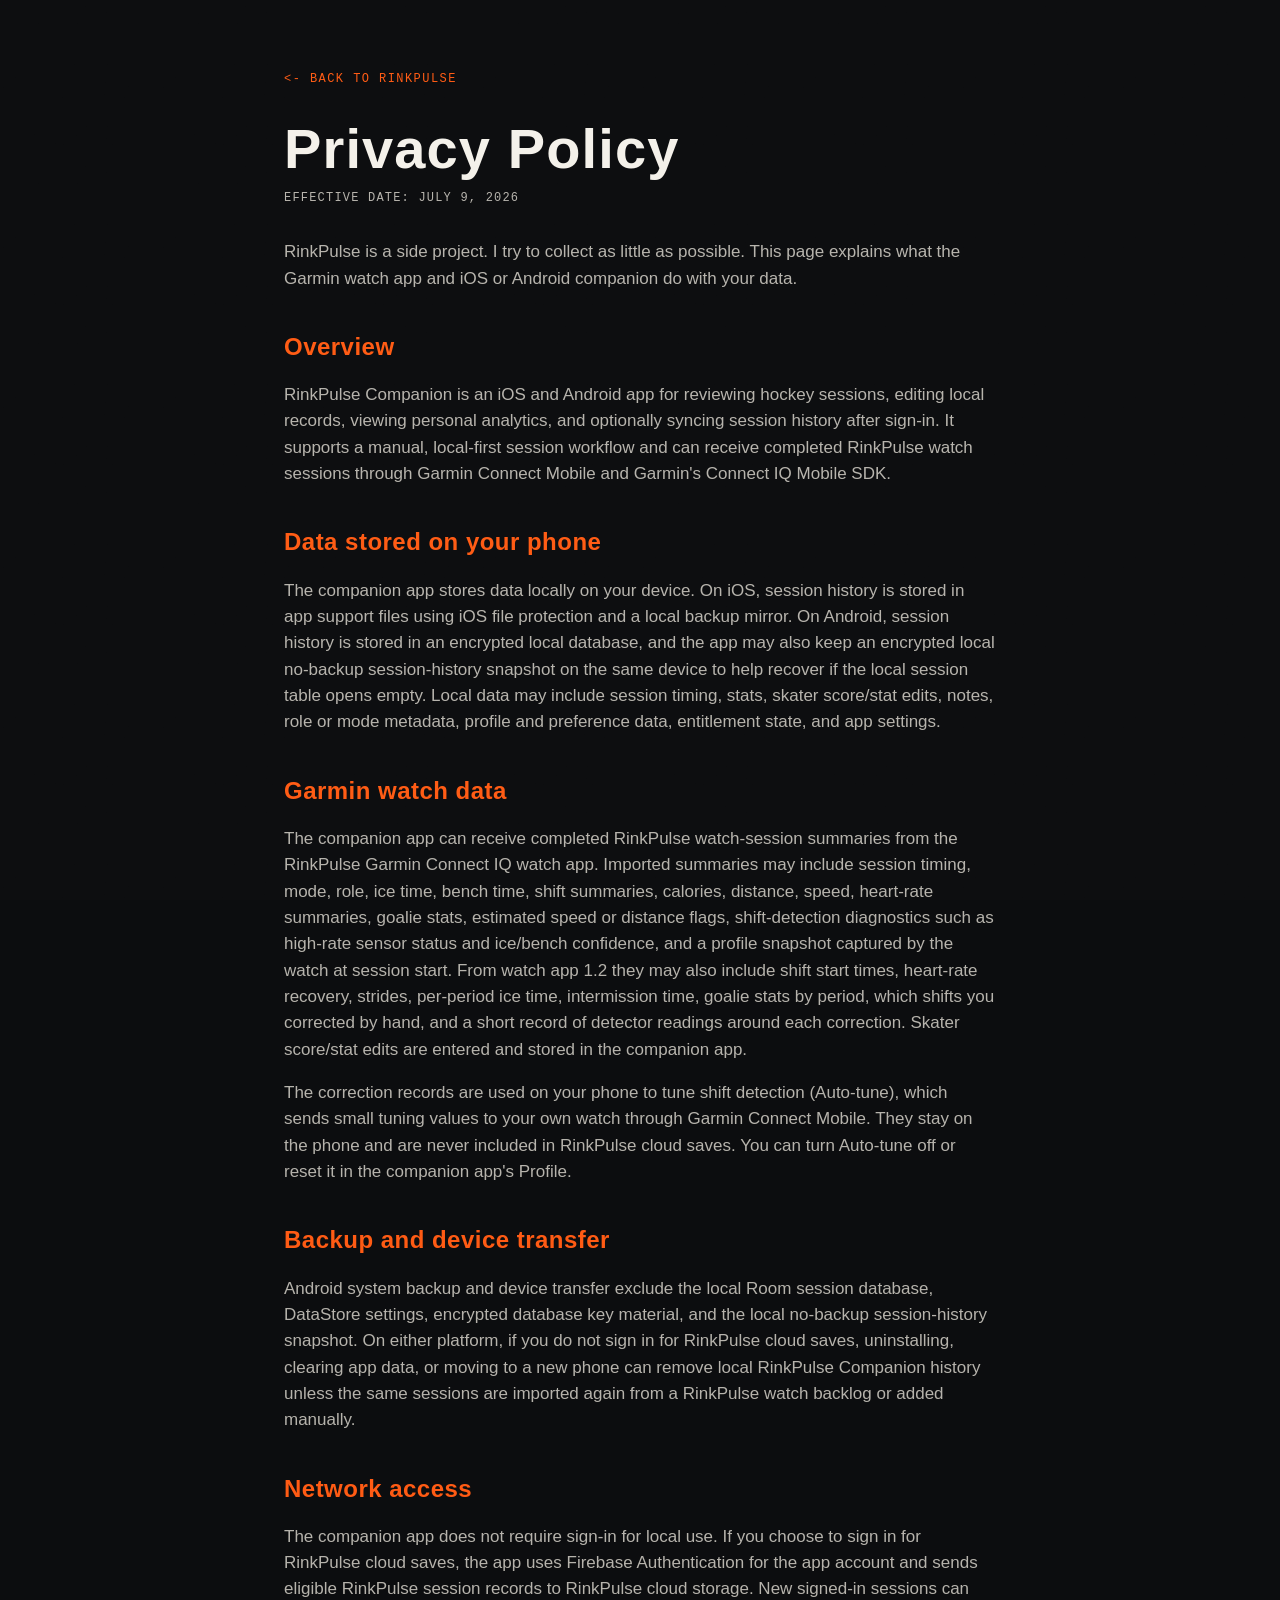
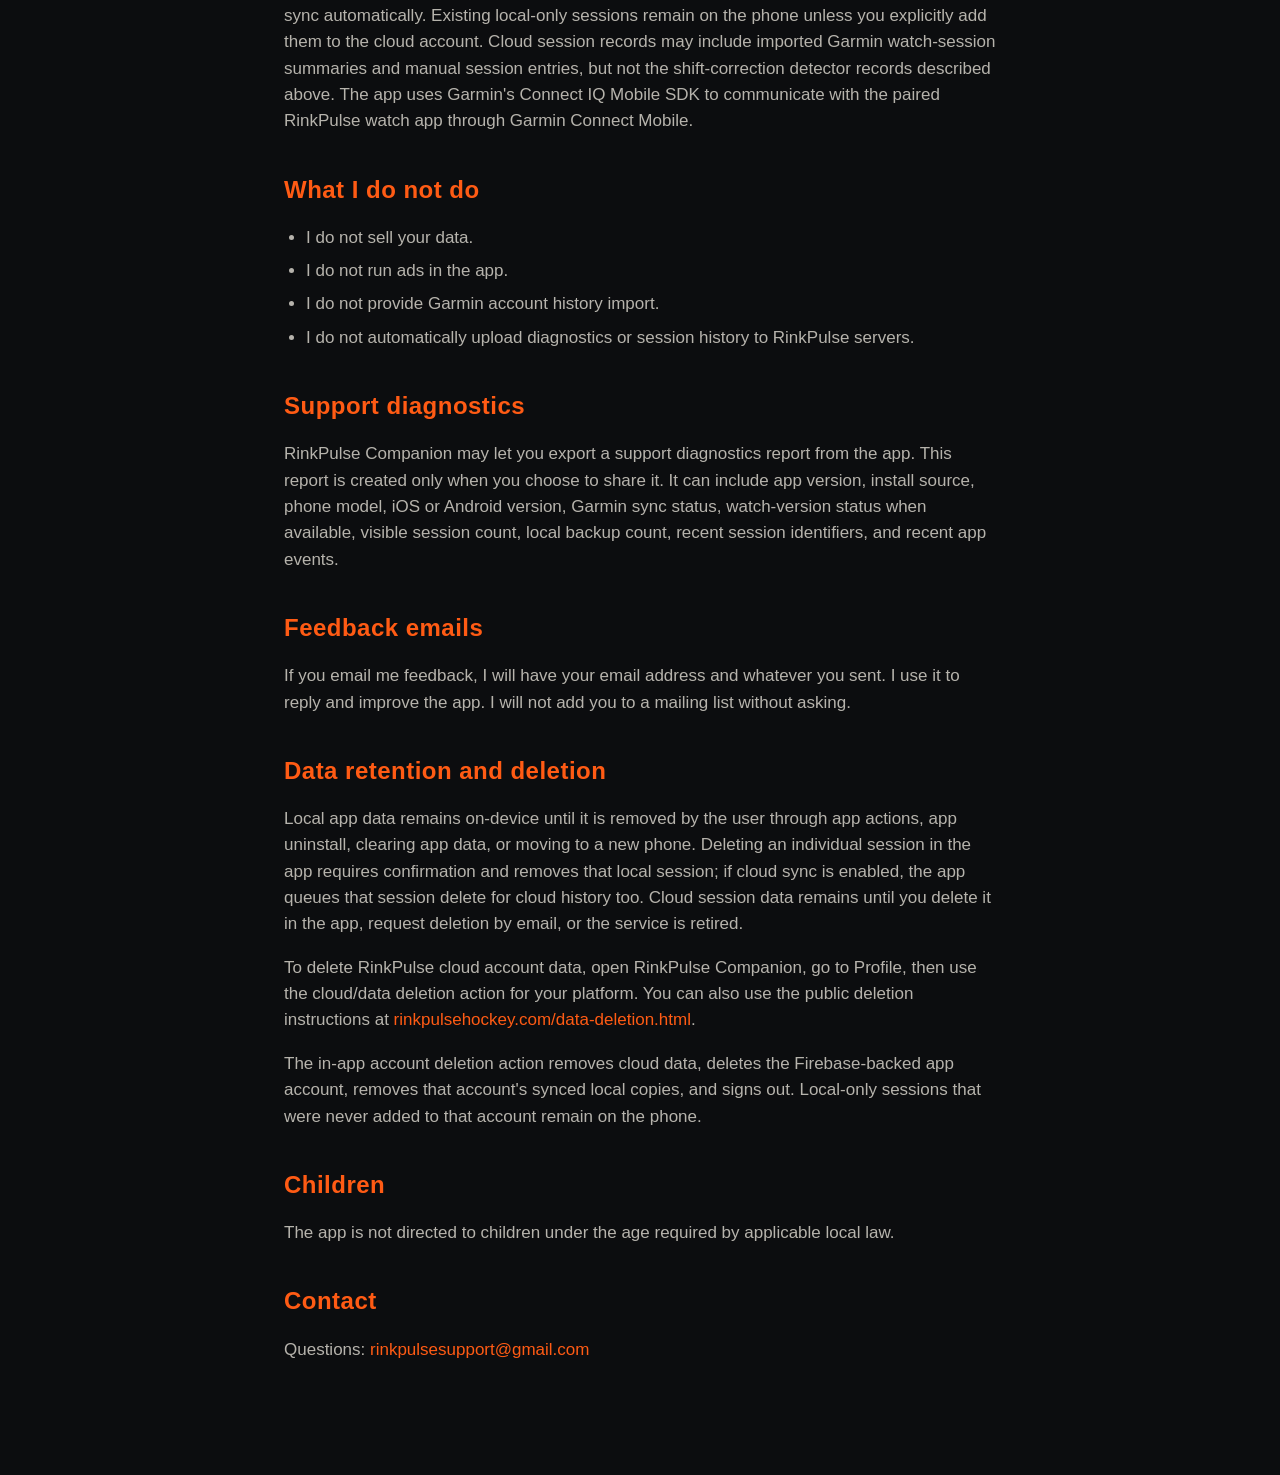
<file: privacy-policy.html>
<!doctype html>
<html lang="en">
<head>
<meta charset="utf-8" />
<meta name="viewport" content="width=device-width,initial-scale=1" />
<title>Privacy Policy - RinkPulse</title>
<meta name="description" content="RinkPulse privacy policy for the Garmin watch app and iOS or Android companion, including local storage, optional cloud saves, support emails, and deletion." />
<link rel="canonical" href="https://rinkpulsehockey.com/privacy-policy.html" />
<link rel="stylesheet" href="styles.css?v=20260818" />
</head>
<body class="doc">
  <main class="doc-wrap">
    <a class="doc-back" href="index.html">&lt;- back to RinkPulse</a>
    <h1>Privacy Policy</h1>
    <p class="doc-meta">Effective date: July 9, 2026</p>

    <p>RinkPulse is a side project. I try to collect as little as possible. This page explains what the Garmin watch app and iOS or Android companion do with your data.</p>

    <h2>Overview</h2>
    <p>RinkPulse Companion is an iOS and Android app for reviewing hockey sessions, editing local records, viewing personal analytics, and optionally syncing session history after sign-in. It supports a manual, local-first session workflow and can receive completed RinkPulse watch sessions through Garmin Connect Mobile and Garmin's Connect IQ Mobile SDK.</p>

    <h2>Data stored on your phone</h2>
    <p>The companion app stores data locally on your device. On iOS, session history is stored in app support files using iOS file protection and a local backup mirror. On Android, session history is stored in an encrypted local database, and the app may also keep an encrypted local no-backup session-history snapshot on the same device to help recover if the local session table opens empty. Local data may include session timing, stats, skater score/stat edits, notes, role or mode metadata, profile and preference data, entitlement state, and app settings.</p>

    <h2>Garmin watch data</h2>
    <p>The companion app can receive completed RinkPulse watch-session summaries from the RinkPulse Garmin Connect IQ watch app. Imported summaries may include session timing, mode, role, ice time, bench time, shift summaries, calories, distance, speed, heart-rate summaries, goalie stats, estimated speed or distance flags, shift-detection diagnostics such as high-rate sensor status and ice/bench confidence, and a profile snapshot captured by the watch at session start. From watch app 1.2 they may also include shift start times, heart-rate recovery, strides, per-period ice time, intermission time, goalie stats by period, which shifts you corrected by hand, and a short record of detector readings around each correction. Skater score/stat edits are entered and stored in the companion app.</p>
    <p>The correction records are used on your phone to tune shift detection (Auto-tune), which sends small tuning values to your own watch through Garmin Connect Mobile. They stay on the phone and are never included in RinkPulse cloud saves. You can turn Auto-tune off or reset it in the companion app's Profile.</p>

    <h2>Backup and device transfer</h2>
    <p>Android system backup and device transfer exclude the local Room session database, DataStore settings, encrypted database key material, and the local no-backup session-history snapshot. On either platform, if you do not sign in for RinkPulse cloud saves, uninstalling, clearing app data, or moving to a new phone can remove local RinkPulse Companion history unless the same sessions are imported again from a RinkPulse watch backlog or added manually.</p>

    <h2>Network access</h2>
    <p>The companion app does not require sign-in for local use. If you choose to sign in for RinkPulse cloud saves, the app uses Firebase Authentication for the app account and sends eligible RinkPulse session records to RinkPulse cloud storage. New signed-in sessions can sync automatically. Existing local-only sessions remain on the phone unless you explicitly add them to the cloud account. Cloud session records may include imported Garmin watch-session summaries and manual session entries, but not the shift-correction detector records described above. The app uses Garmin's Connect IQ Mobile SDK to communicate with the paired RinkPulse watch app through Garmin Connect Mobile.</p>

    <h2>What I do not do</h2>
    <ul>
      <li>I do not sell your data.</li>
      <li>I do not run ads in the app.</li>
      <li>I do not provide Garmin account history import.</li>
      <li>I do not automatically upload diagnostics or session history to RinkPulse servers.</li>
    </ul>

    <h2>Support diagnostics</h2>
    <p>RinkPulse Companion may let you export a support diagnostics report from the app. This report is created only when you choose to share it. It can include app version, install source, phone model, iOS or Android version, Garmin sync status, watch-version status when available, visible session count, local backup count, recent session identifiers, and recent app events.</p>

    <h2>Feedback emails</h2>
    <p>If you email me feedback, I will have your email address and whatever you sent. I use it to reply and improve the app. I will not add you to a mailing list without asking.</p>

    <h2>Data retention and deletion</h2>
    <p>Local app data remains on-device until it is removed by the user through app actions, app uninstall, clearing app data, or moving to a new phone. Deleting an individual session in the app requires confirmation and removes that local session; if cloud sync is enabled, the app queues that session delete for cloud history too. Cloud session data remains until you delete it in the app, request deletion by email, or the service is retired.</p>
    <p>To delete RinkPulse cloud account data, open RinkPulse Companion, go to Profile, then use the cloud/data deletion action for your platform. You can also use the public deletion instructions at <a href="data-deletion.html">rinkpulsehockey.com/data-deletion.html</a>.</p>
    <p>The in-app account deletion action removes cloud data, deletes the Firebase-backed app account, removes that account's synced local copies, and signs out. Local-only sessions that were never added to that account remain on the phone.</p>

    <h2>Children</h2>
    <p>The app is not directed to children under the age required by applicable local law.</p>

    <h2>Contact</h2>
    <p>Questions: <a href="mailto:rinkpulsesupport@gmail.com">rinkpulsesupport@gmail.com</a></p>
  </main>
</body>
</html>
</file>
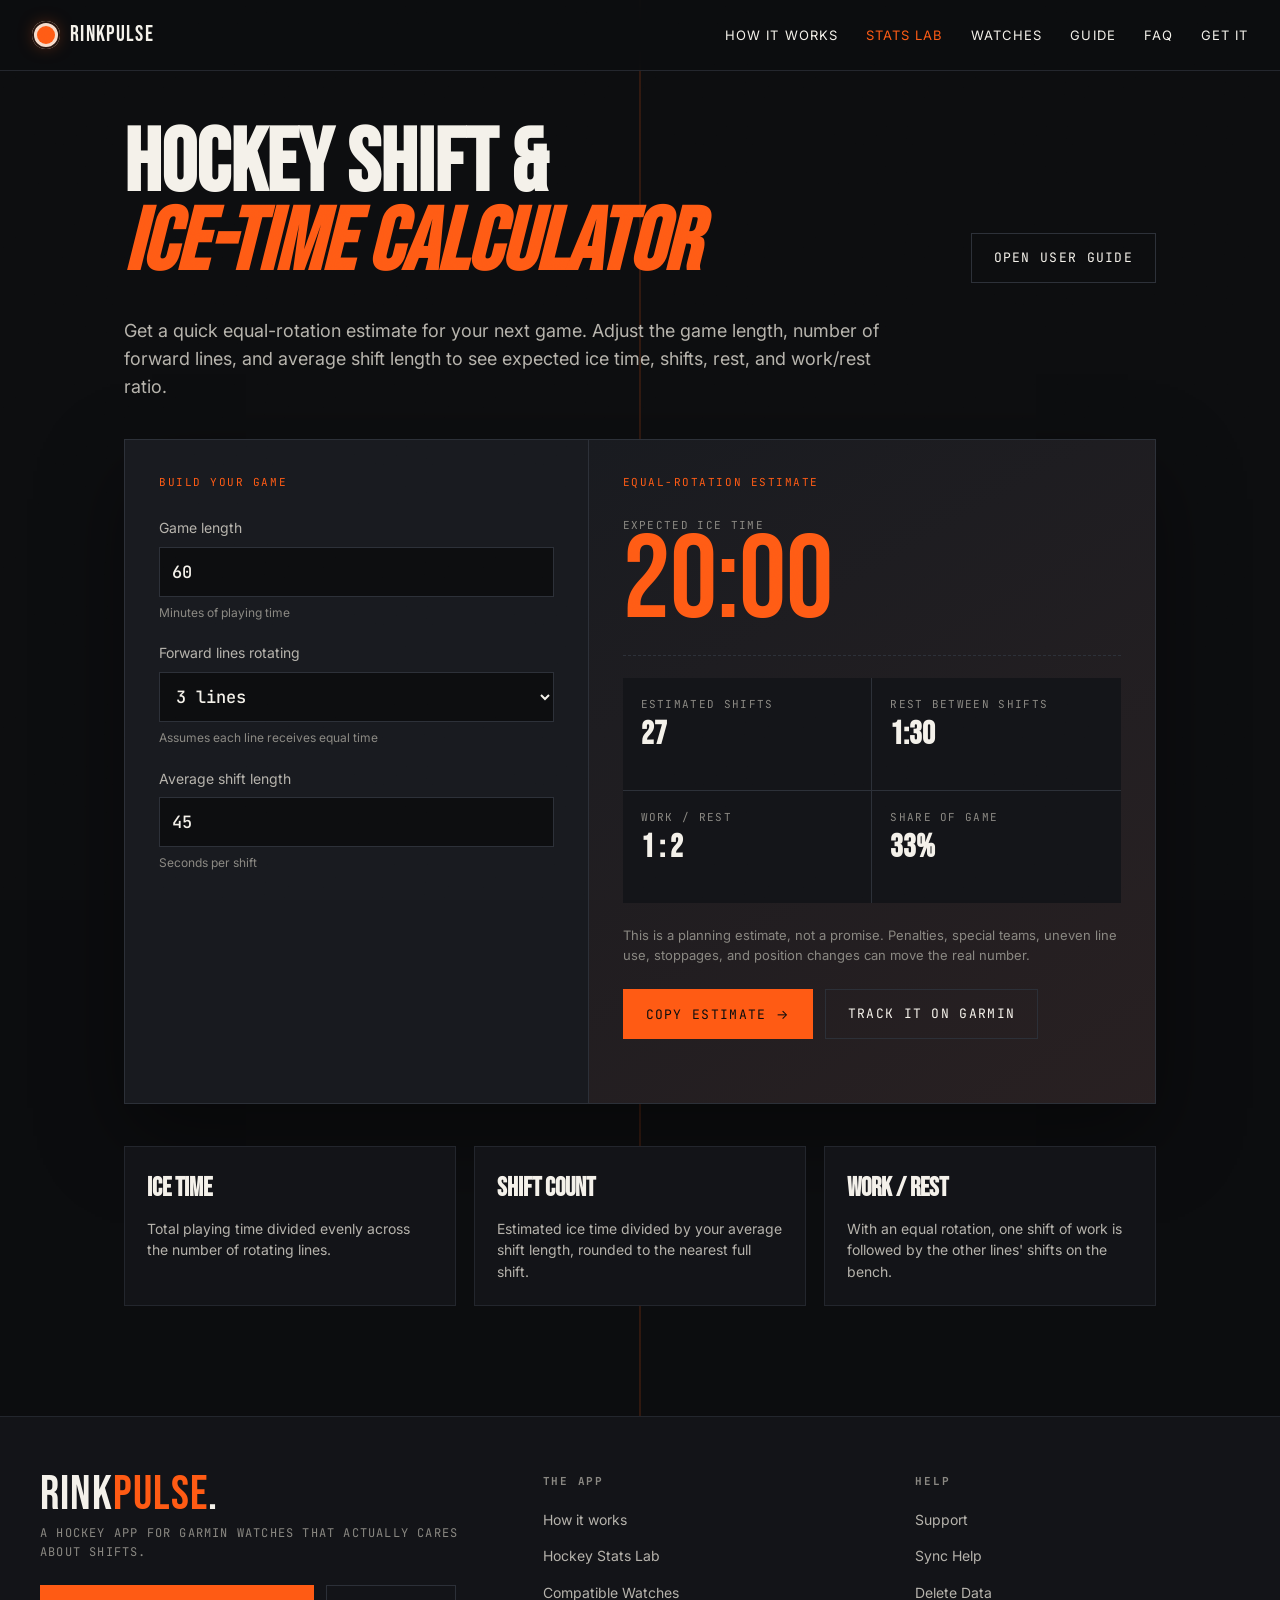
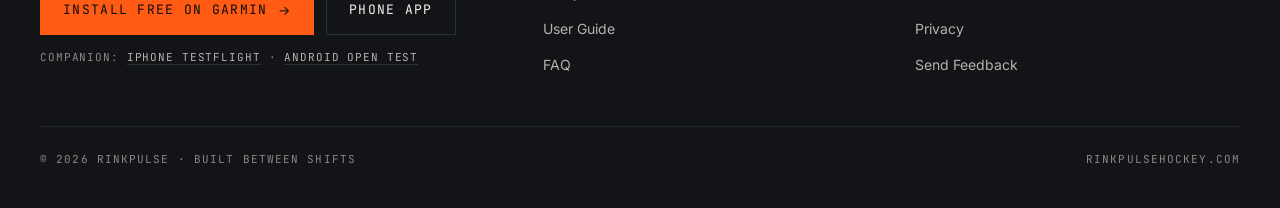
<file: stats-lab.html>
<!doctype html>
<html lang="en" data-theme="dark">
<head>
<meta charset="utf-8" />
<meta name="viewport" content="width=device-width,initial-scale=1" />
<title>Hockey Shift &amp; Ice-Time Calculator | RinkPulse Stats Lab</title>
<meta name="description" content="Estimate hockey ice time, shift count, bench recovery, and work/rest ratio from game length, number of lines, and average shift length." />
<link rel="canonical" href="https://rinkpulsehockey.com/stats-lab.html" />
<meta property="og:title" content="Hockey Shift &amp; Ice-Time Calculator | RinkPulse" />
<meta property="og:description" content="Estimate your ice time, shifts, bench recovery, and work/rest ratio for your next hockey game." />
<meta property="og:url" content="https://rinkpulsehockey.com/stats-lab.html" />
<meta property="og:type" content="website" />
<meta property="og:site_name" content="RinkPulse" />
<meta property="og:image" content="https://rinkpulsehockey.com/assets/og-card.png" />
<meta property="og:image:width" content="1200" />
<meta property="og:image:height" content="630" />
<meta property="og:image:alt" content="RinkPulse: automatic hockey shift tracking on your Garmin watch" />
<meta name="twitter:card" content="summary_large_image" />
<meta name="twitter:image" content="https://rinkpulsehockey.com/assets/og-card.png" />
<meta name="twitter:title" content="Hockey Shift &amp; Ice-Time Calculator | RinkPulse" />
<meta name="twitter:description" content="Estimate your ice time, shifts, bench recovery, and work/rest ratio for your next hockey game." />
<link rel="icon" type="image/png" href="assets/logo.png" />
<link rel="apple-touch-icon" href="assets/logo.png" />
<link rel="preconnect" href="https://fonts.googleapis.com" />
<link rel="preconnect" href="https://fonts.gstatic.com" crossorigin />
<link href="https://fonts.googleapis.com/css2?family=Bebas+Neue&amp;family=Oswald:wght@500;700&amp;family=Inter:wght@400;500;600&amp;family=JetBrains+Mono:wght@400;500&amp;display=swap" rel="stylesheet" />
<link rel="stylesheet" href="styles.css?v=20260928" />
<script src="stats-lab.js?v=20260818" defer></script>
<script src="site.js?v=20260928" defer></script>
</head>
<body class="lab-page">
<header class="nav">
  <a class="brand" href="index.html">
    <span class="brand-mark" aria-hidden="true"></span>
    RINKPULSE
  </a>
  <nav class="nav-links" aria-label="Main navigation">
    <a href="index.html#how-it-works">How it works</a>
    <a href="stats-lab.html" aria-current="page">Stats Lab</a>
    <a href="compatible-watches.html">Watches</a>
    <a href="guide.html">Guide</a>
    <a href="index.html#faq">FAQ</a>
    <a href="index.html#get">Get it</a>
  </nav>
  <details class="mobile-nav">
    <summary aria-label="Open navigation">Menu</summary>
    <nav aria-label="Mobile navigation">
      <a href="index.html#how-it-works">How it works</a>
      <a href="stats-lab.html" aria-current="page">Stats Lab</a>
      <a href="compatible-watches.html">Watches</a>
      <a href="guide.html">User guide</a>
      <a href="index.html#faq">FAQ</a>
      <a href="index.html#get">Get it</a>
    </nav>
  </details>
</header>
  <main class="lab-wrap">

    <header class="lab-header">
      <h1>Hockey shift &amp;<br /><span>ice-time calculator</span></h1>
      <a class="btn" href="guide.html">Open user guide</a>
    </header>

    <p class="lab-intro">Get a quick equal-rotation estimate for your next game. Adjust the game length, number of forward lines, and average shift length to see expected ice time, shifts, rest, and work/rest ratio.</p>

    <section class="calculator-shell" aria-labelledby="calculator-title">
      <form class="calculator-form" id="ice-time-form">
        <div class="calculator-kicker" id="calculator-title">Build your game</div>
        <div class="field-grid">
          <div class="field">
            <label for="game-minutes">Game length</label>
            <input id="game-minutes" name="game" type="number" min="15" max="180" step="1" value="60" inputmode="numeric" />
            <span class="field-help">Minutes of playing time</span>
          </div>
          <div class="field">
            <label for="line-count">Forward lines rotating</label>
            <select id="line-count" name="lines">
              <option value="2">2 lines</option>
              <option value="3" selected>3 lines</option>
              <option value="4">4 lines</option>
              <option value="5">5 groups</option>
              <option value="6">6 groups</option>
            </select>
            <span class="field-help">Assumes each line receives equal time</span>
          </div>
          <div class="field">
            <label for="shift-seconds">Average shift length</label>
            <input id="shift-seconds" name="shift" type="number" min="20" max="180" step="5" value="45" inputmode="numeric" />
            <span class="field-help">Seconds per shift</span>
          </div>
        </div>
      </form>

      <div class="calculator-results" aria-live="polite">
        <div class="calculator-kicker">Equal-rotation estimate</div>
        <div class="result-primary">
          <div class="result-label">Expected ice time</div>
          <output class="result-value" id="result-ice-time">20:00</output>
        </div>
        <div class="result-grid">
          <div class="result-card">
            <div class="result-label">Estimated shifts</div>
            <output><strong id="result-shifts">27</strong></output>
          </div>
          <div class="result-card">
            <div class="result-label">Rest between shifts</div>
            <output><strong id="result-rest">1:30</strong></output>
          </div>
          <div class="result-card">
            <div class="result-label">Work / rest</div>
            <output><strong id="result-ratio">1 : 2</strong></output>
          </div>
          <div class="result-card">
            <div class="result-label">Share of game</div>
            <output><strong id="result-share">33%</strong></output>
          </div>
        </div>
        <p class="calculator-note">This is a planning estimate, not a promise. Penalties, special teams, uneven line use, stoppages, and position changes can move the real number.</p>
        <div class="lab-actions">
          <button class="btn btn-primary" id="copy-estimate" type="button">Copy estimate <span class="btn-arrow" aria-hidden="true">→</span></button>
          <a class="btn" href="https://apps.garmin.com/en-US/apps/036b4e61-03af-4946-bc52-89ec13ca7724" target="_blank" rel="noopener">Track it on Garmin</a>
        </div>
        <div class="copy-status" id="copy-status" role="status"></div>
      </div>
    </section>

    <section class="lab-explainer" aria-label="How the estimate works">
      <article>
        <h2>Ice time</h2>
        <p>Total playing time divided evenly across the number of rotating lines.</p>
      </article>
      <article>
        <h2>Shift count</h2>
        <p>Estimated ice time divided by your average shift length, rounded to the nearest full shift.</p>
      </article>
      <article>
        <h2>Work / rest</h2>
        <p>With an equal rotation, one shift of work is followed by the other lines' shifts on the bench.</p>
      </article>
    </section>
  </main>
<footer class="footer">
  <div class="footer-wrap">
    <div>
      <div class="footer-brand">RINK<span class="accent">PULSE</span>.</div>
      <div class="footer-tag">A hockey app for Garmin watches that actually cares about shifts.</div>
      <div class="hero-ctas footer-ctas">
        <a id="get-watch" class="btn btn-primary" href="https://apps.garmin.com/en-US/apps/036b4e61-03af-4946-bc52-89ec13ca7724" target="_blank" rel="noopener">Install Free on Garmin <span class="btn-arrow" aria-hidden="true">→</span></a>
        <a class="btn" href="index.html#beta">Phone app</a>
      </div>
      <div class="footer-platforms">Companion: <a href="https://testflight.apple.com/join/7v8WSfyg" target="_blank" rel="noopener">iPhone TestFlight</a> · <a id="get-android" href="https://play.google.com/apps/testing/com.rinkpulse.companion" target="_blank" rel="noopener">Android open test</a></div>
    </div>
    <div class="footer-col">
      <h4>The App</h4>
      <ul>
        <li><a href="index.html#how-it-works">How it works</a></li>
        <li><a href="stats-lab.html">Hockey Stats Lab</a></li>
        <li><a href="compatible-watches.html">Compatible Watches</a></li>
        <li><a href="guide.html">User Guide</a></li>
        <li><a href="index.html#faq">FAQ</a></li>
      </ul>
    </div>
    <div class="footer-col">
      <h4>Help</h4>
      <ul>
        <li><a href="support.html">Support</a></li>
        <li><a href="guide.html#sync">Sync Help</a></li>
        <li><a href="data-deletion.html">Delete Data</a></li>
        <li><a href="privacy-policy.html">Privacy</a></li>
        <li><a href="mailto:rinkpulsesupport@gmail.com">Send Feedback</a></li>
      </ul>
    </div>
  </div>
  <div class="footer-base">
    <span>© 2026 RinkPulse · Built between shifts</span>
    <span>rinkpulsehockey.com</span>
  </div>
</footer>
</body>
</html>
</file>
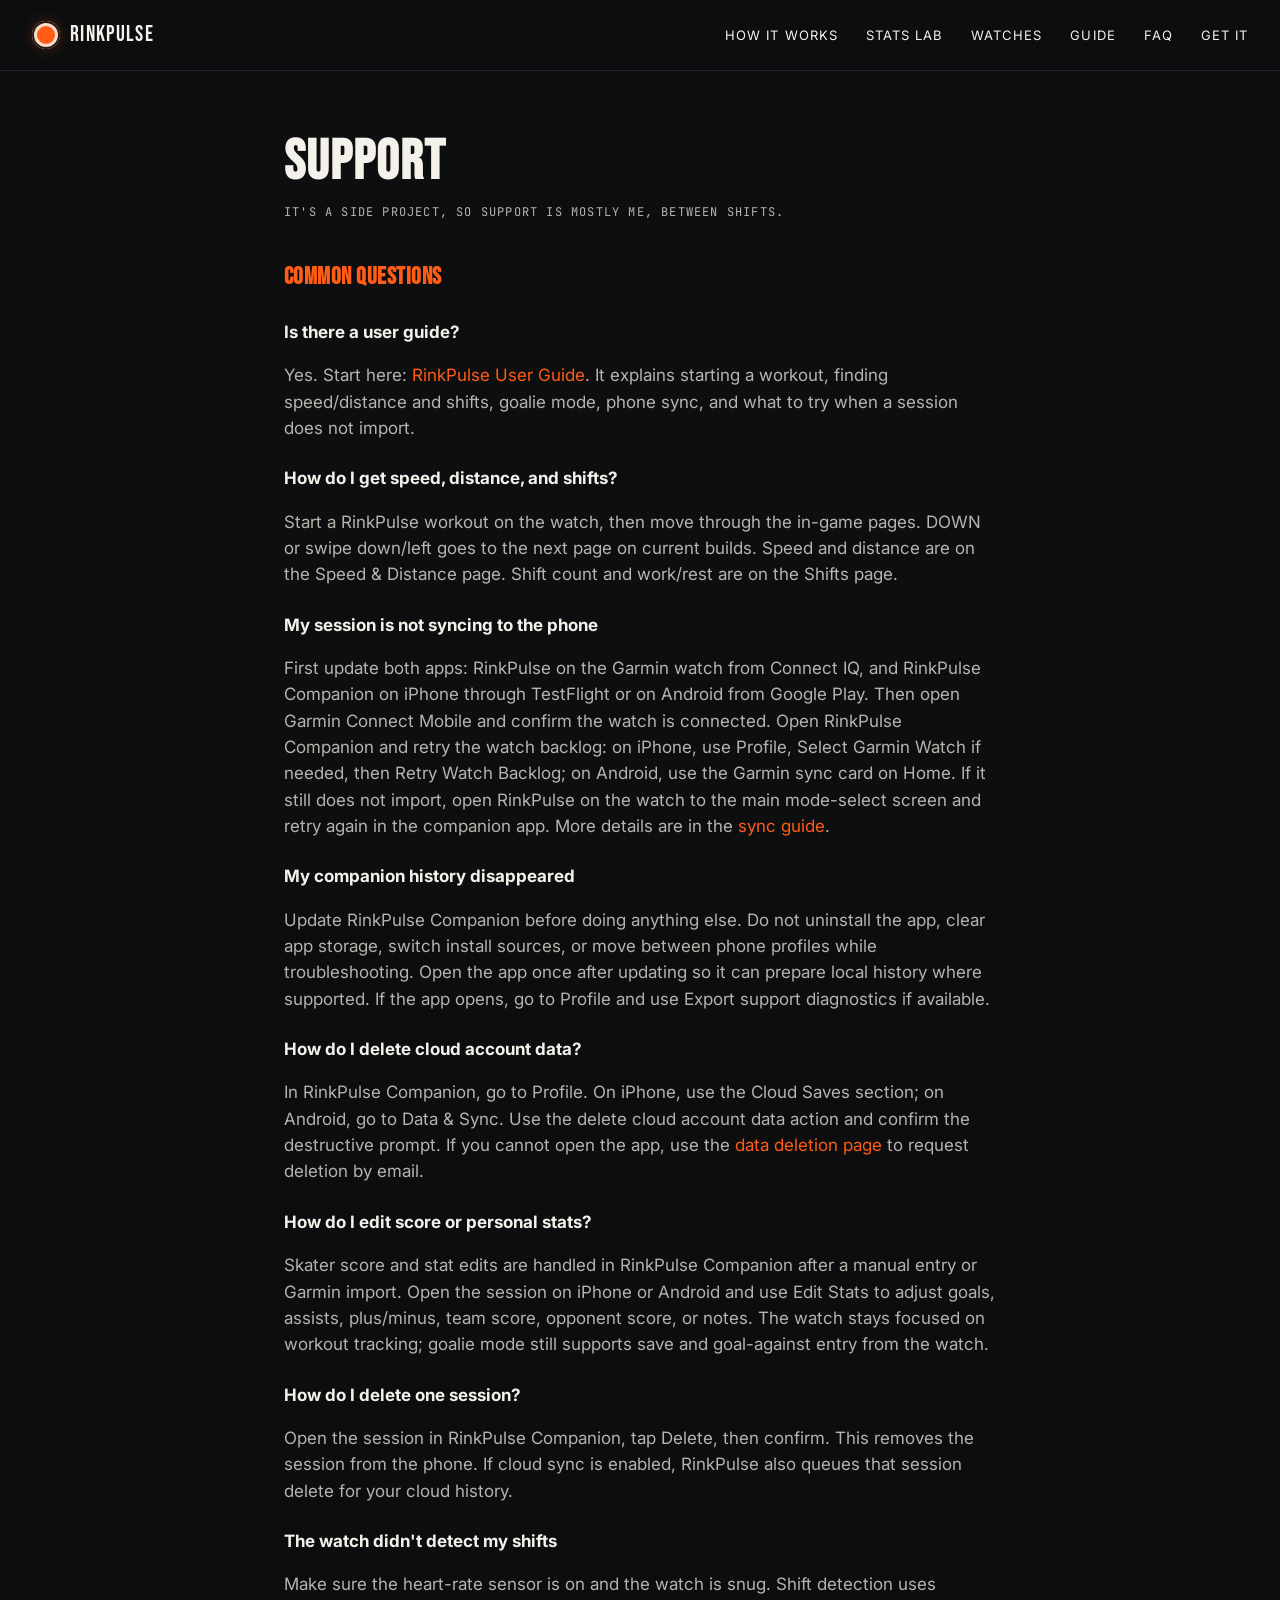
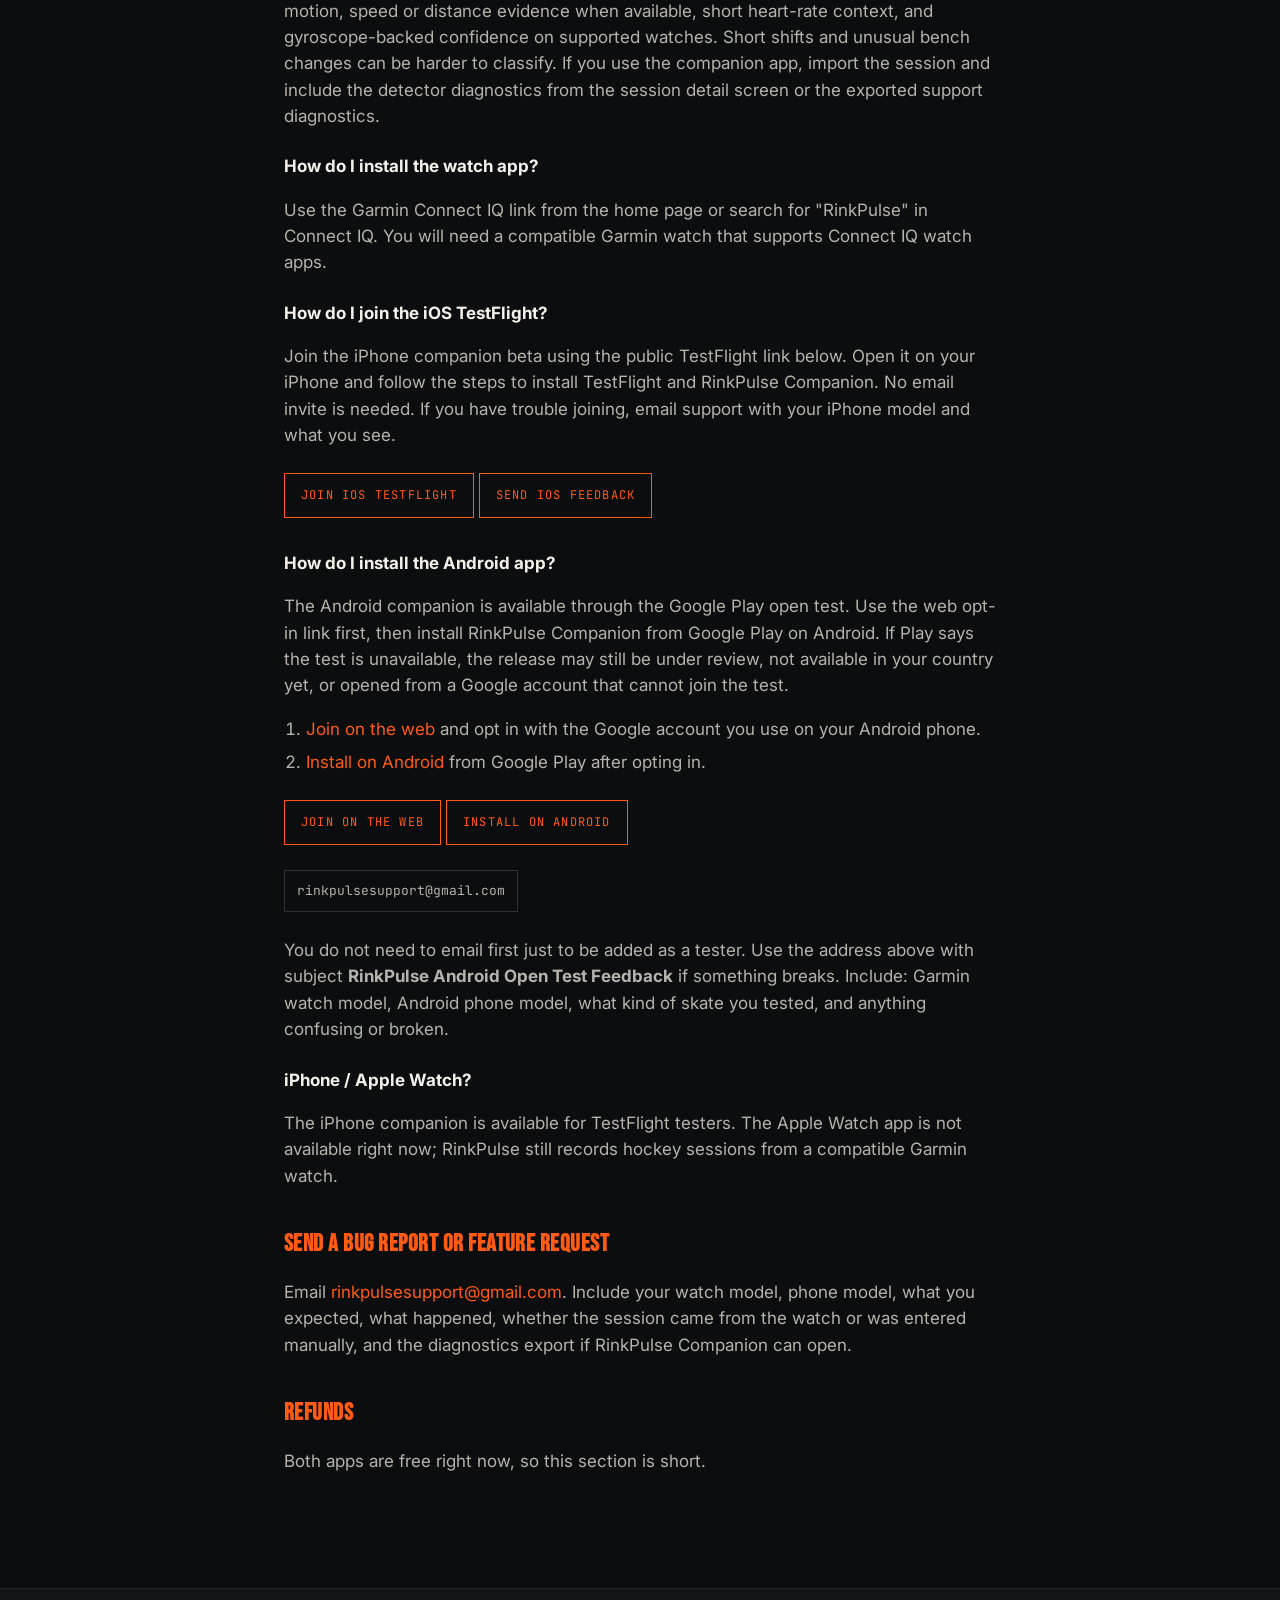
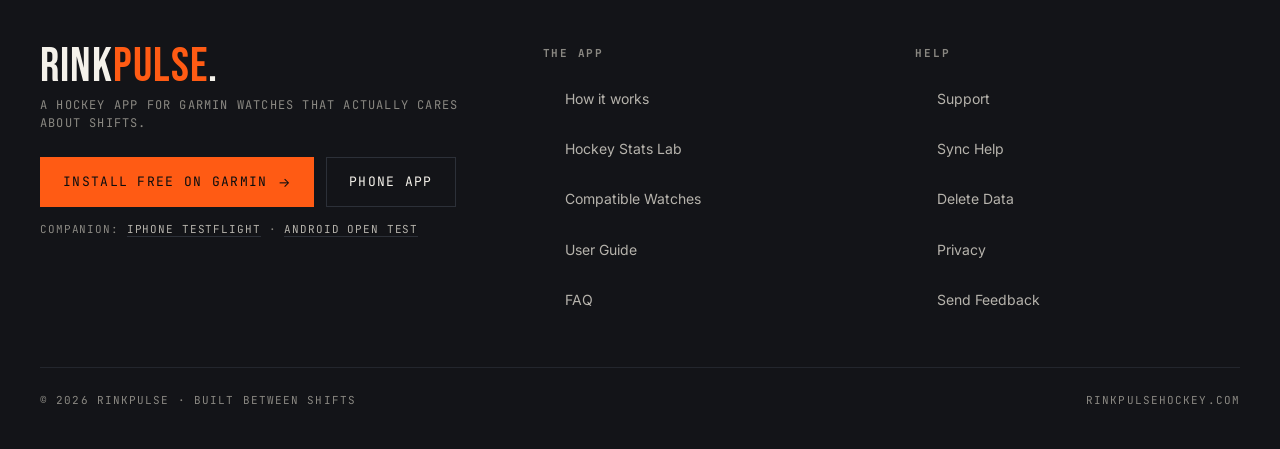
<file: support.html>
<!doctype html>
<html lang="en">
<head>
<meta charset="utf-8" />
<meta name="viewport" content="width=device-width,initial-scale=1" />
<title>RinkPulse Garmin Hockey App Support</title>
<meta name="description" content="Get help with the RinkPulse Garmin hockey tracker, automatic shifts, phone companion imports, iOS TestFlight, Android open testing, and data deletion." />
<link rel="canonical" href="https://rinkpulsehockey.com/support.html" />
<meta property="og:title" content="RinkPulse Garmin Hockey App Support" />
<meta property="og:description" content="Installation, automatic shift tracking, phone import, iPhone TestFlight, Android testing, and troubleshooting help." />
<meta property="og:url" content="https://rinkpulsehockey.com/support.html" />
<meta property="og:type" content="website" />
<meta property="og:image" content="https://rinkpulsehockey.com/assets/og-card.png" />
<meta property="og:image:width" content="1200" />
<meta property="og:image:height" content="630" />
<meta property="og:image:alt" content="RinkPulse: automatic hockey shift tracking on your Garmin watch" />
<meta name="twitter:card" content="summary_large_image" />
<meta name="twitter:image" content="https://rinkpulsehockey.com/assets/og-card.png" />
<meta name="twitter:title" content="RinkPulse Garmin Hockey App Support" />
<meta name="twitter:description" content="Installation, automatic shift tracking, phone import, iPhone TestFlight, Android testing, and troubleshooting help." />
<link rel="icon" type="image/png" href="assets/logo.png" />
<link rel="apple-touch-icon" href="assets/logo.png" />
<link rel="preconnect" href="https://fonts.googleapis.com" />
<link rel="preconnect" href="https://fonts.gstatic.com" crossorigin />
<link href="https://fonts.googleapis.com/css2?family=Bebas+Neue&amp;family=Oswald:wght@500;700&amp;family=Inter:wght@400;500;600&amp;family=JetBrains+Mono:wght@400;500&amp;display=swap" rel="stylesheet" />
<link rel="stylesheet" href="styles.css?v=20260928" />
<script src="site.js?v=20260928" defer></script>
</head>
<body class="doc">
<header class="nav">
  <a class="brand" href="index.html">
    <span class="brand-mark" aria-hidden="true"></span>
    RINKPULSE
  </a>
  <nav class="nav-links" aria-label="Main navigation">
    <a href="index.html#how-it-works">How it works</a>
    <a href="stats-lab.html">Stats Lab</a>
    <a href="compatible-watches.html">Watches</a>
    <a href="guide.html">Guide</a>
    <a href="index.html#faq">FAQ</a>
    <a href="index.html#get">Get it</a>
  </nav>
  <details class="mobile-nav">
    <summary aria-label="Open navigation">Menu</summary>
    <nav aria-label="Mobile navigation">
      <a href="index.html#how-it-works">How it works</a>
      <a href="stats-lab.html">Stats Lab</a>
      <a href="compatible-watches.html">Watches</a>
      <a href="guide.html">User guide</a>
      <a href="index.html#faq">FAQ</a>
      <a href="index.html#get">Get it</a>
    </nav>
  </details>
</header>
  <main class="doc-wrap">
    <h1>Support</h1>
    <p class="doc-meta">It's a side project, so support is mostly me, between shifts.</p>

    <h2>Common questions</h2>

    <h3>Is there a user guide?</h3>
    <p>Yes. Start here: <a href="guide.html">RinkPulse User Guide</a>. It explains starting a workout, finding speed/distance and shifts, goalie mode, phone sync, and what to try when a session does not import.</p>

    <h3>How do I get speed, distance, and shifts?</h3>
    <p>Start a RinkPulse workout on the watch, then move through the in-game pages. DOWN or swipe down/left goes to the next page on current builds. Speed and distance are on the Speed &amp; Distance page. Shift count and work/rest are on the Shifts page.</p>

    <h3>My session is not syncing to the phone</h3>
    <p>First update both apps: RinkPulse on the Garmin watch from Connect IQ, and RinkPulse Companion on iPhone through TestFlight or on Android from Google Play. Then open Garmin Connect Mobile and confirm the watch is connected. Open RinkPulse Companion and retry the watch backlog: on iPhone, use Profile, Select Garmin Watch if needed, then Retry Watch Backlog; on Android, use the Garmin sync card on Home. If it still does not import, open RinkPulse on the watch to the main mode-select screen and retry again in the companion app. More details are in the <a href="guide.html#sync">sync guide</a>.</p>

    <h3>My companion history disappeared</h3>
    <p>Update RinkPulse Companion before doing anything else. Do not uninstall the app, clear app storage, switch install sources, or move between phone profiles while troubleshooting. Open the app once after updating so it can prepare local history where supported. If the app opens, go to Profile and use Export support diagnostics if available.</p>

    <h3>How do I delete cloud account data?</h3>
    <p>In RinkPulse Companion, go to Profile. On iPhone, use the Cloud Saves section; on Android, go to Data &amp; Sync. Use the delete cloud account data action and confirm the destructive prompt. If you cannot open the app, use the <a href="data-deletion.html">data deletion page</a> to request deletion by email.</p>

    <h3>How do I edit score or personal stats?</h3>
    <p>Skater score and stat edits are handled in RinkPulse Companion after a manual entry or Garmin import. Open the session on iPhone or Android and use Edit Stats to adjust goals, assists, plus/minus, team score, opponent score, or notes. The watch stays focused on workout tracking; goalie mode still supports save and goal-against entry from the watch.</p>

    <h3>How do I delete one session?</h3>
    <p>Open the session in RinkPulse Companion, tap Delete, then confirm. This removes the session from the phone. If cloud sync is enabled, RinkPulse also queues that session delete for your cloud history.</p>

    <h3>The watch didn't detect my shifts</h3>
    <p>Make sure the heart-rate sensor is on and the watch is snug. Shift detection uses motion, speed or distance evidence when available, short heart-rate context, and gyroscope-backed confidence on supported watches. Short shifts and unusual bench changes can be harder to classify. If you use the companion app, import the session and include the detector diagnostics from the session detail screen or the exported support diagnostics.</p>

    <h3>How do I install the watch app?</h3>
    <p>Use the Garmin Connect IQ link from the home page or search for "RinkPulse" in Connect IQ. You will need a compatible Garmin watch that supports Connect IQ watch apps.</p>

    <h3 id="ios-testflight">How do I join the iOS TestFlight?</h3>
    <p>Join the iPhone companion beta using the public TestFlight link below. Open it on your iPhone and follow the steps to install TestFlight and RinkPulse Companion. No email invite is needed. If you have trouble joining, email support with your iPhone model and what you see.</p>
    <p>
      <a class="doc-action" href="https://testflight.apple.com/join/7v8WSfyg" target="_blank" rel="noopener">Join iOS TestFlight</a>
      <a class="doc-action" href="mailto:rinkpulsesupport@gmail.com?subject=RinkPulse%20iOS%20TestFlight%20Feedback">Send iOS feedback</a>
    </p>

    <h3 id="android-beta">How do I install the Android app?</h3>
    <p>The Android companion is available through the Google Play open test. Use the web opt-in link first, then install RinkPulse Companion from Google Play on Android. If Play says the test is unavailable, the release may still be under review, not available in your country yet, or opened from a Google account that cannot join the test.</p>
    <ol>
      <li><a href="https://play.google.com/apps/testing/com.rinkpulse.companion" target="_blank" rel="noopener">Join on the web</a> and opt in with the Google account you use on your Android phone.</li>
      <li><a href="https://play.google.com/store/apps/details?id=com.rinkpulse.companion" target="_blank" rel="noopener">Install on Android</a> from Google Play after opting in.</li>
    </ol>
    <p>
      <a class="doc-action" href="https://play.google.com/apps/testing/com.rinkpulse.companion" target="_blank" rel="noopener">Join on the web</a>
      <a class="doc-action" href="https://play.google.com/store/apps/details?id=com.rinkpulse.companion" target="_blank" rel="noopener">Install on Android</a>
    </p>
    <p class="doc-copy-email">rinkpulsesupport@gmail.com</p>
    <p>You do not need to email first just to be added as a tester. Use the address above with subject <strong>RinkPulse Android Open Test Feedback</strong> if something breaks. Include: Garmin watch model, Android phone model, what kind of skate you tested, and anything confusing or broken.</p>

    <h3>iPhone / Apple Watch?</h3>
    <p>The iPhone companion is available for TestFlight testers. The Apple Watch app is not available right now; RinkPulse still records hockey sessions from a compatible Garmin watch.</p>

    <h2>Send a bug report or feature request</h2>
    <p>Email <a href="mailto:rinkpulsesupport@gmail.com">rinkpulsesupport@gmail.com</a>. Include your watch model, phone model, what you expected, what happened, whether the session came from the watch or was entered manually, and the diagnostics export if RinkPulse Companion can open.</p>

    <h2>Refunds</h2>
    <p>Both apps are free right now, so this section is short.</p>
  </main>
<footer class="footer">
  <div class="footer-wrap">
    <div>
      <div class="footer-brand">RINK<span class="accent">PULSE</span>.</div>
      <div class="footer-tag">A hockey app for Garmin watches that actually cares about shifts.</div>
      <div class="hero-ctas footer-ctas">
        <a id="get-watch" class="btn btn-primary" href="https://apps.garmin.com/en-US/apps/036b4e61-03af-4946-bc52-89ec13ca7724" target="_blank" rel="noopener">Install Free on Garmin <span class="btn-arrow" aria-hidden="true">→</span></a>
        <a class="btn" href="index.html#beta">Phone app</a>
      </div>
      <div class="footer-platforms">Companion: <a href="https://testflight.apple.com/join/7v8WSfyg" target="_blank" rel="noopener">iPhone TestFlight</a> · <a id="get-android" href="https://play.google.com/apps/testing/com.rinkpulse.companion" target="_blank" rel="noopener">Android open test</a></div>
    </div>
    <div class="footer-col">
      <h4>The App</h4>
      <ul>
        <li><a href="index.html#how-it-works">How it works</a></li>
        <li><a href="stats-lab.html">Hockey Stats Lab</a></li>
        <li><a href="compatible-watches.html">Compatible Watches</a></li>
        <li><a href="guide.html">User Guide</a></li>
        <li><a href="index.html#faq">FAQ</a></li>
      </ul>
    </div>
    <div class="footer-col">
      <h4>Help</h4>
      <ul>
        <li><a href="support.html">Support</a></li>
        <li><a href="guide.html#sync">Sync Help</a></li>
        <li><a href="data-deletion.html">Delete Data</a></li>
        <li><a href="privacy-policy.html">Privacy</a></li>
        <li><a href="mailto:rinkpulsesupport@gmail.com">Send Feedback</a></li>
      </ul>
    </div>
  </div>
  <div class="footer-base">
    <span>© 2026 RinkPulse · Built between shifts</span>
    <span>rinkpulsehockey.com</span>
  </div>
</footer>
</body>
</html>
</file>
<file: styles.css>
/* RinkPulse - locker-room dark, penalty-box orange */

:root {
  --bg: #0c0d0f;
  --bg-2: #131418;
  --panel: #181a1f;
  --line: #23262d;
  --line-2: #2c3038;
  --ink: #f4f1ea;
  --ink-dim: #b6b3ac;
  --ink-mute: #8a8882;
  --accent: #ff5b14;        /* penalty-box orange */
  --accent-ink: #0c0d0f;
  --hr-low: #2d6cdf;
  --hr-mid: #f0b429;
  --hr-high: #ff5b14;
  --hr-max: #d92020;
  --grain: 0.04;
  --display: "Bebas Neue", "Oswald", "Helvetica Neue", Arial, sans-serif;
  --body: "Inter", "Helvetica Neue", Arial, sans-serif;
  --mono: "JetBrains Mono", ui-monospace, "SF Mono", Menlo, monospace;
  color-scheme: dark;
}

* { box-sizing: border-box; }
html, body { margin: 0; padding: 0; }
body {
  background: var(--bg);
  color: var(--ink);
  font-family: var(--body);
  font-size: 17px;
  line-height: 1.55;
  -webkit-font-smoothing: antialiased;
  text-rendering: optimizeLegibility;
  overflow-x: hidden;
}
img { max-width: 100%; display: block; }
a { color: var(--ink); text-decoration: none; }
a:hover { color: var(--accent); }
a:focus-visible,
button:focus-visible,
input:focus-visible,
select:focus-visible,
summary:focus-visible {
  outline: 3px solid var(--accent);
  outline-offset: 4px;
}
section[id], footer[id] { scroll-margin-top: 88px; }

/* Subtle film grain over everything */
body::before {
  content: "";
  position: fixed; inset: 0;
  pointer-events: none;
  z-index: 100;
  background-image: url("data:image/svg+xml;utf8,<svg xmlns='http://www.w3.org/2000/svg' width='160' height='160'><filter id='n'><feTurbulence type='fractalNoise' baseFrequency='0.9' numOctaves='2' stitchTiles='stitch'/><feColorMatrix values='0 0 0 0 1  0 0 0 0 1  0 0 0 0 1  0 0 0 0.6 0'/></filter><rect width='100%' height='100%' filter='url(%23n)' opacity='1'/></svg>");
  opacity: var(--grain);
  mix-blend-mode: overlay;
}

/* ----------------- NAV ----------------- */
.nav {
  position: sticky; top: 0; z-index: 50;
  display: flex; align-items: center; justify-content: space-between;
  padding: 18px 32px;
  background: color-mix(in oklab, var(--bg) 88%, transparent);
  backdrop-filter: blur(10px);
  border-bottom: 1px solid var(--line);
}
.brand {
  display: flex; align-items: center; gap: 10px;
  font-family: var(--display);
  letter-spacing: 0.06em;
  font-size: 22px;
}
.brand-mark {
  width: 28px; height: 28px;
  border-radius: 50%;
  background: var(--ink);
  position: relative;
  display: grid; place-items: center;
  box-shadow: inset 0 0 0 2px var(--bg);
}
.brand-mark::after {
  content: "";
  width: 18px; height: 18px; border-radius: 50%;
  background: var(--accent);
  box-shadow: 0 0 18px color-mix(in oklab, var(--accent) 60%, transparent);
  animation: pulse 1.6s ease-in-out infinite;
}
@keyframes pulse {
  0%, 100% { transform: scale(0.85); opacity: 0.7; }
  50% { transform: scale(1.05); opacity: 1; }
}
.nav-links {
  display: flex; gap: 28px;
  font-size: 13px; letter-spacing: 0.08em;
  text-transform: uppercase;
  color: var(--ink-dim);
}
.nav-links a:hover { color: var(--ink); }
.nav-links a[aria-current="page"] { color: var(--accent); }
.mobile-nav nav a[aria-current="page"] { color: var(--accent); }
.mobile-nav { display: none; position: relative; }
.mobile-nav summary {
  list-style: none;
  border: 1px solid var(--line-2);
  padding: 9px 12px;
  font-family: var(--mono);
  font-size: 11px;
  letter-spacing: 0.12em;
  text-transform: uppercase;
  cursor: pointer;
}
.mobile-nav summary::-webkit-details-marker { display: none; }
.mobile-nav nav {
  position: absolute;
  top: calc(100% + 12px);
  right: 0;
  width: min(78vw, 280px);
  display: grid;
  padding: 10px;
  border: 1px solid var(--line-2);
  background: var(--bg-2);
  box-shadow: 0 24px 50px rgba(0,0,0,0.45);
}
.mobile-nav nav a {
  padding: 12px;
  border-bottom: 1px solid var(--line);
  font-family: var(--mono);
  font-size: 12px;
  letter-spacing: 0.08em;
  text-transform: uppercase;
}
.mobile-nav nav a:last-child { border-bottom: 0; }
@media (max-width: 980px) {
  .nav { padding: 14px 20px; }
  .nav-links { display: none; }
  .mobile-nav { display: block; }
}

/* ----------------- LAYOUT ----------------- */
.section {
  max-width: 1200px;
  margin: 0 auto;
  padding: 96px 32px;
}
.section-head {
  display: flex; align-items: baseline; gap: 16px;
  margin-bottom: 36px;
  border-bottom: 1px solid var(--line);
  padding-bottom: 16px;
}
.section-num {
  font-family: var(--mono);
  font-size: 13px;
  color: var(--accent);
  letter-spacing: 0.1em;
}
.section-title {
  font-family: var(--display);
  font-size: 52px;
  letter-spacing: 0.02em;
  margin: 0;
  line-height: 1;
}
@media (max-width: 720px) {
  .section { padding: 72px 22px; }
  .section-head { display: block; }
  .section-title { font-size: 38px; margin-top: 12px; }
}

/* ----------------- HERO ----------------- */
.hero {
  position: relative;
  padding: 64px 32px 80px;
  border-bottom: 1px solid var(--line);
  overflow: hidden;
}
.hero-rink-lines {
  position: absolute; inset: 0;
  pointer-events: none;
  opacity: 0.5;
}
.hero-rink-lines::before, .hero-rink-lines::after {
  content: "";
  position: absolute;
  top: 0; bottom: 0;
  width: 2px;
}
.hero-rink-lines::before { left: 28%; background: color-mix(in oklab, var(--hr-low) 70%, transparent); }
.hero-rink-lines::after { right: 28%; background: color-mix(in oklab, var(--hr-low) 70%, transparent); }
.hero-center-line {
  position: absolute; left: 50%; top: 0; bottom: 0;
  width: 2px; background: var(--accent);
  opacity: 0.35;
  transform: translateX(-50%);
}
.hero-faceoff {
  position: absolute;
  width: 56px; height: 56px;
  border-radius: 50%;
  border: 2px solid var(--accent);
  opacity: 0.18;
  pointer-events: none;
}
.hero-faceoff.f1 { top: 18%; left: 22%; }
.hero-faceoff.f2 { bottom: 18%; right: 22%; }

.hero-grid {
  position: relative;
  max-width: 1200px;
  margin: 0 auto;
  display: grid;
  grid-template-columns: 1.1fr 1fr;
  gap: 64px;
  align-items: center;
}
@media (max-width: 980px) {
  .hero-grid { grid-template-columns: 1fr; gap: 48px; }
}

.hero-eyebrow {
  display: inline-flex; align-items: center; gap: 10px;
  font-family: var(--mono);
  font-size: 12px;
  letter-spacing: 0.16em;
  text-transform: uppercase;
  color: var(--ink-dim);
  margin-bottom: 24px;
}
.hero-eyebrow::before {
  content: ""; width: 28px; height: 1px; background: var(--accent);
}

.hero-title {
  font-family: var(--display);
  font-size: 112px;
  line-height: 0.86;
  letter-spacing: 0;
  margin: 0 0 28px;
  text-transform: uppercase;
}
.hero-title .accent { color: var(--accent); font-style: italic; }
.hero-title .hero-long {
  display: inline-block;
  font-size: 0.68em;
  white-space: nowrap;
}
.hero-title .stroke {
  -webkit-text-stroke: 2px var(--ink);
  color: transparent;
}
@media (max-width: 980px) {
  .hero-title { font-size: 86px; }
}
@media (max-width: 560px) {
  .hero { padding: 44px 20px 64px; }
  .hero-title { font-size: 62px; }
}

.hero-sub {
  font-size: 19px;
  color: var(--ink-dim);
  max-width: 540px;
  margin: 0 0 36px;
  line-height: 1.5;
}
.hero-sub strong { color: var(--ink); font-weight: 600; }

.hero-ctas {
  display: flex; flex-wrap: wrap; gap: 12px;
  margin-bottom: 28px;
}
.btn {
  display: inline-flex; align-items: center; gap: 10px;
  padding: 14px 22px;
  font-family: var(--mono);
  font-size: 13px;
  letter-spacing: 0.1em;
  text-transform: uppercase;
  border: 1px solid var(--line-2);
  background: transparent;
  color: var(--ink);
  cursor: pointer;
  transition: all 0.18s ease;
}
.btn:hover { border-color: var(--ink); color: var(--ink); transform: translateY(-1px); }
.btn-primary {
  background: var(--accent);
  border-color: var(--accent);
  color: var(--accent-ink);
}
.btn-primary:hover { background: var(--ink); border-color: var(--ink); color: var(--bg); }
.btn-arrow { font-family: var(--body); transition: transform 0.18s ease; }
.btn:hover .btn-arrow { transform: translateX(3px); }

.hero-meta {
  display: flex; gap: 32px;
  font-family: var(--mono);
  font-size: 11px;
  letter-spacing: 0.12em;
  text-transform: uppercase;
  color: var(--ink-mute);
}
.hero-meta span::before { content: "> "; color: var(--accent); }
.platform-links {
  display: flex;
  flex-wrap: wrap;
  gap: 10px 18px;
  margin: -8px 0 24px;
  font-family: var(--mono);
  font-size: 11px;
  letter-spacing: 0.08em;
  text-transform: uppercase;
  color: var(--ink-mute);
}
.platform-links a {
  color: var(--ink-dim);
  border-bottom: 1px solid var(--line-2);
}
.platform-links a:hover { color: var(--accent); border-color: var(--accent); }

/* ----------------- HOW IT WORKS ----------------- */
.steps-grid {
  display: grid;
  grid-template-columns: repeat(3, minmax(0, 1fr));
  border-top: 1px solid var(--line);
  border-left: 1px solid var(--line);
}
.step-card {
  min-height: 230px;
  padding: 30px 28px;
  border-right: 1px solid var(--line);
  border-bottom: 1px solid var(--line);
  background: var(--bg);
}
.step-card-accent {
  background: linear-gradient(155deg, color-mix(in oklab, var(--accent) 15%, var(--panel)), var(--panel));
}
.step-num {
  font-family: var(--mono);
  font-size: 11px;
  letter-spacing: 0.16em;
  color: var(--accent);
  margin-bottom: 40px;
}
.step-card h3 {
  margin: 0 0 10px;
  font-family: var(--display);
  font-size: 30px;
  line-height: 1;
}
.step-card p {
  margin: 0;
  color: var(--ink-dim);
  font-size: 15px;
}
.trust-strip {
  display: grid;
  grid-template-columns: repeat(3, minmax(0, 1fr));
  margin-top: 18px;
  border: 1px solid var(--line-2);
  background: var(--panel);
}
.trust-strip span {
  padding: 16px 20px;
  border-right: 1px solid var(--line-2);
  font-family: var(--mono);
  font-size: 12px;
  letter-spacing: 0.05em;
  color: var(--ink-dim);
  text-align: center;
}
.trust-strip span:last-child { border-right: 0; }
.trust-strip strong { color: var(--accent); font-weight: 500; }

/* ----------------- STATS LAB TEASER ----------------- */
.stats-lab-teaser {
  display: grid;
  grid-template-columns: 1.2fr 0.8fr;
  gap: 54px;
  align-items: center;
  max-width: none;
  padding-left: max(32px, calc((100vw - 1200px) / 2 + 32px));
  padding-right: max(32px, calc((100vw - 1200px) / 2 + 32px));
  background:
    linear-gradient(110deg, color-mix(in oklab, var(--accent) 11%, var(--bg-2)), var(--bg-2) 58%);
  border-top: 1px solid var(--line);
  border-bottom: 1px solid var(--line);
}
.stats-lab-copy .section-title { margin: 18px 0 20px; max-width: 700px; }
.stats-lab-copy p {
  max-width: 650px;
  margin: 0 0 26px;
  color: var(--ink-dim);
  font-size: 18px;
}
.lab-score {
  position: relative;
  padding: 30px;
  border: 1px solid var(--line-2);
  background: var(--panel);
  box-shadow: 0 24px 60px rgba(0,0,0,0.35);
  text-align: center;
}
.lab-score::before {
  content: "RINKPULSE / ESTIMATE";
  position: absolute;
  top: -10px;
  left: 16px;
  padding: 0 8px;
  background: var(--bg-2);
  color: var(--accent);
  font-family: var(--mono);
  font-size: 10px;
  letter-spacing: 0.14em;
}
.lab-score-label,
.lab-score-caption {
  font-family: var(--mono);
  font-size: 11px;
  letter-spacing: 0.1em;
  text-transform: uppercase;
  color: var(--ink-mute);
}
.lab-score-value {
  margin: 18px 0 4px;
  color: var(--accent);
  font-family: var(--display);
  font-size: 86px;
  line-height: 0.9;
}
.lab-score-grid {
  display: grid;
  grid-template-columns: 1fr 1fr;
  gap: 1px;
  margin-top: 28px;
  background: var(--line-2);
}
.lab-score-grid span {
  padding: 14px;
  background: var(--bg-2);
  color: var(--ink-mute);
  font-family: var(--mono);
  font-size: 11px;
  text-transform: uppercase;
}
.lab-score-grid strong {
  display: block;
  color: var(--ink);
  font-family: var(--display);
  font-size: 28px;
  font-weight: 500;
}
@media (max-width: 820px) {
  .steps-grid,
  .trust-strip { grid-template-columns: 1fr; }
  .trust-strip span { border-right: 0; border-bottom: 1px solid var(--line-2); }
  .trust-strip span:last-child { border-bottom: 0; }
  .stats-lab-teaser { grid-template-columns: 1fr; gap: 40px; }
}

/* ----------------- SCOREBOARD ----------------- */
.scoreboard {
  position: relative;
  background: var(--panel);
  border: 1px solid var(--line-2);
  padding: 24px;
  font-family: var(--mono);
  box-shadow:
    0 0 0 1px var(--bg),
    0 0 0 2px var(--line),
    0 30px 60px -20px rgba(0,0,0,0.6);
}
.scoreboard::before {
  content: "RINKPULSE / LIVE / PERIOD 2";
  position: absolute;
  top: -10px; left: 16px;
  background: var(--bg);
  padding: 0 10px;
  font-size: 10px;
  letter-spacing: 0.18em;
  color: var(--accent);
}
.sb-row {
  display: grid;
  grid-template-columns: 1fr auto 1fr;
  gap: 20px;
  align-items: center;
  padding: 12px 4px;
  border-bottom: 1px dashed var(--line);
}
.sb-row:last-child { border-bottom: none; }
.sb-label {
  font-size: 10px;
  letter-spacing: 0.16em;
  text-transform: uppercase;
  color: var(--ink-mute);
}
.sb-value {
  font-family: var(--display);
  font-size: 36px;
  letter-spacing: 0.02em;
  line-height: 1;
}
.sb-value.accent { color: var(--accent) !important; }
.sb-value.accent .sb-unit { color: var(--ink-mute); }
.sb-unit {
  font-family: var(--mono);
  font-size: 11px;
  color: var(--ink-mute);
  margin-left: 4px;
}
.sb-divider {
  width: 1px; height: 28px;
  background: var(--line-2);
  justify-self: center;
}

.shift-chart {
  margin-top: 18px;
  padding-top: 18px;
  border-top: 1px dashed var(--line);
}
.sb-row + .shift-chart { border-top: 0; margin-top: 4px; }
.shift-chart-label {
  display: flex; justify-content: space-between;
  font-size: 10px;
  letter-spacing: 0.16em;
  text-transform: uppercase;
  color: var(--ink-mute);
  margin-bottom: 10px;
}
.shift-bars {
  display: grid;
  grid-template-columns: repeat(24, 1fr);
  gap: 3px;
  height: 64px;
  align-items: end;
}
.shift-bar {
  background: var(--line-2);
  height: 30%;
  position: relative;
  transition: height 0.3s ease;
}
.shift-bar.ice { background: var(--accent); height: 100%; }
.shift-bar.ice-mid { background: color-mix(in oklab, var(--accent) 60%, var(--line-2)); height: 70%; }
.shift-bar.bench { background: var(--line-2); height: 22%; }
.shift-bar.bench-low { background: var(--line); height: 14%; }

/* Scoreboard comes alive on load: bars rise in game order, HR strip sweeps in */
.shift-bar { transform-origin: bottom; animation: bar-rise 0.5s cubic-bezier(.2,.8,.2,1) both; }
.shift-bar:nth-child(24n+1) { animation-delay: .20s } .shift-bar:nth-child(24n+2) { animation-delay: .24s }
.shift-bar:nth-child(24n+3) { animation-delay: .28s } .shift-bar:nth-child(24n+4) { animation-delay: .32s }
.shift-bar:nth-child(24n+5) { animation-delay: .36s } .shift-bar:nth-child(24n+6) { animation-delay: .40s }
.shift-bar:nth-child(24n+7) { animation-delay: .44s } .shift-bar:nth-child(24n+8) { animation-delay: .48s }
.shift-bar:nth-child(24n+9) { animation-delay: .52s } .shift-bar:nth-child(24n+10) { animation-delay: .56s }
.shift-bar:nth-child(24n+11) { animation-delay: .60s } .shift-bar:nth-child(24n+12) { animation-delay: .64s }
.shift-bar:nth-child(24n+13) { animation-delay: .68s } .shift-bar:nth-child(24n+14) { animation-delay: .72s }
.shift-bar:nth-child(24n+15) { animation-delay: .76s } .shift-bar:nth-child(24n+16) { animation-delay: .80s }
.shift-bar:nth-child(24n+17) { animation-delay: .84s } .shift-bar:nth-child(24n+18) { animation-delay: .88s }
.shift-bar:nth-child(24n+19) { animation-delay: .92s } .shift-bar:nth-child(24n+20) { animation-delay: .96s }
.shift-bar:nth-child(24n+21) { animation-delay: 1.00s } .shift-bar:nth-child(24n+22) { animation-delay: 1.04s }
.shift-bar:nth-child(24n+23) { animation-delay: 1.08s } .shift-bar:nth-child(24n+24) { animation-delay: 1.12s }
@keyframes bar-rise { from { transform: scaleY(0); } to { transform: scaleY(1); } }
.hr-bar { animation: hr-sweep 1.1s .5s cubic-bezier(.2,.8,.2,1) both; }
@keyframes hr-sweep { from { clip-path: inset(0 100% 0 0); } to { clip-path: inset(0 0 0 0); } }
.sb-live {
  display: inline-block; width: 7px; height: 7px; margin-right: 8px;
  border-radius: 50%; background: var(--accent);
  vertical-align: 1px;
  animation: pulse 1.6s ease-in-out infinite;
}

.hr-strip {
  margin-top: 18px;
  padding-top: 18px;
  border-top: 1px dashed var(--line);
  display: flex;
  align-items: center;
  gap: 12px;
}
.hr-label {
  font-size: 10px;
  letter-spacing: 0.16em;
  text-transform: uppercase;
  color: var(--ink-mute);
}
.hr-bar {
  flex: 1;
  height: 8px;
  display: flex;
  border-radius: 0;
  overflow: hidden;
}
.hr-bar > span { display: block; height: 100%; }
.hr-bar .z1 { background: var(--ink-mute); flex: 1; }
.hr-bar .z2 { background: var(--hr-low); flex: 2; }
.hr-bar .z3 { background: var(--hr-mid); flex: 3; }
.hr-bar .z4 { background: var(--hr-high); flex: 4; }
.hr-bar .z5 { background: var(--hr-max); flex: 1.5; }
.hr-bpm {
  font-family: var(--display);
  font-size: 28px;
  color: var(--accent);
}
.hr-bpm small { font-family: var(--mono); font-size: 10px; color: var(--ink-mute); margin-left: 4px; letter-spacing: 0.12em; }

/* ----------------- FEATURES ----------------- */
.features {
  display: grid;
  grid-template-columns: repeat(3, 1fr);
  gap: 0;
  border-top: 1px solid var(--line);
  border-left: 1px solid var(--line);
}
.feature {
  border-right: 1px solid var(--line);
  border-bottom: 1px solid var(--line);
  padding: 32px 28px;
  position: relative;
  transition: background 0.2s ease;
}
.feature:hover { background: var(--bg-2); }
.feature-num {
  font-family: var(--mono);
  font-size: 11px;
  letter-spacing: 0.16em;
  color: var(--ink-mute);
  margin-bottom: 16px;
}
.feature-title {
  font-family: var(--display);
  font-size: 26px;
  letter-spacing: 0.01em;
  margin: 0 0 8px;
  line-height: 1.05;
}
.feature-desc {
  font-size: 14px;
  color: var(--ink-dim);
  margin: 0;
}
.feature.highlight .feature-title { color: var(--accent); }
@media (max-width: 880px) { .features { grid-template-columns: repeat(2, 1fr); } }
@media (max-width: 560px) { .features { grid-template-columns: 1fr; } }

/* ----------------- BUILT FOR (chips) ----------------- */
.chips {
  display: flex; flex-wrap: wrap; gap: 12px;
}
.chip {
  display: inline-flex; align-items: center; gap: 10px;
  padding: 14px 20px;
  border: 1px solid var(--line-2);
  font-family: var(--mono);
  font-size: 13px;
  letter-spacing: 0.06em;
  text-transform: uppercase;
  color: var(--ink-dim);
  transition: all 0.18s ease;
}
.chip:hover {
  border-color: var(--accent);
  color: var(--ink);
}
.chip-num {
  font-family: var(--display);
  font-size: 18px;
  color: var(--accent);
}

/* ----------------- SAMPLE / SCREENS ----------------- */
.screens {
  display: grid;
  grid-template-columns: 1fr 1fr;
  gap: 32px;
  align-items: end;
}
@media (max-width: 880px) { .screens { grid-template-columns: 1fr; } }

.device {
  position: relative;
  background: var(--panel);
  border: 1px solid var(--line-2);
  padding: 18px;
}
.device-label {
  position: absolute;
  top: -10px; left: 14px;
  background: var(--bg);
  padding: 0 8px;
  font-family: var(--mono);
  font-size: 10px;
  letter-spacing: 0.16em;
  color: var(--accent);
}
.device-frame {
  background: #000;
  border: 1px solid var(--line-2);
  display: grid; place-items: center;
  color: var(--ink-mute);
  font-family: var(--mono);
  font-size: 11px;
  letter-spacing: 0.12em;
  text-transform: uppercase;
  text-align: center;
  position: relative;
  overflow: hidden;
}
.device-frame picture { display: block; width: 100%; height: 100%; }
.device-frame img {
  width: 100%;
  height: 100%;
  object-fit: cover;
  position: relative;
  z-index: 1;
}
.device-watch .device-frame {
  width: 100%;
  aspect-ratio: 1 / 1;
  border-radius: 50%;
  max-width: 360px;
  margin: 0 auto;
}
.device-watch .device-frame picture { display: block; width: 100%; height: 100%; }
.device-frame img { border-radius: 50%; }
.device-phone .device-frame {
  width: 100%;
  aspect-ratio: 9 / 19;
  max-width: 280px;
  margin: 0 auto;
  border-radius: 28px;
}
.device-phone .device-frame picture { display: block; width: 100%; height: 100%; }
.device-frame img { border-radius: 26px; }
.device-foot {
  margin-top: 14px;
  display: flex; justify-content: space-between;
  font-family: var(--mono);
  font-size: 11px;
  letter-spacing: 0.1em;
  color: var(--ink-mute);
  text-transform: uppercase;
}
.device-foot strong { color: var(--ink); }

/* ----------------- FAQ ----------------- */
.faq-guide-link {
  display: grid;
  grid-template-columns: 1fr auto;
  gap: 24px;
  align-items: center;
  margin-bottom: 32px;
  padding: 24px;
  border: 1px solid var(--line-2);
  background: var(--panel);
}
.faq-guide-kicker {
  font-family: var(--mono);
  font-size: 11px;
  letter-spacing: 0.16em;
  text-transform: uppercase;
  color: var(--accent);
  margin-bottom: 8px;
}
.faq-guide-link p {
  color: var(--ink-dim);
  margin: 0;
  max-width: 740px;
}
@media (max-width: 760px) {
  .faq-guide-link {
    grid-template-columns: 1fr;
    gap: 18px;
  }
  .faq-guide-link .btn {
    justify-content: center;
    width: 100%;
  }
}
.faq {
  border-top: 1px solid var(--line);
}
.faq details {
  border-bottom: 1px solid var(--line);
  padding: 24px 4px;
  cursor: pointer;
}
.faq summary {
  list-style: none;
  display: flex; justify-content: space-between; align-items: center;
  font-family: var(--display);
  font-size: 26px;
  letter-spacing: 0.01em;
  cursor: pointer;
}
@media (max-width: 560px) {
  .faq summary { font-size: 22px; }
}
.faq summary::-webkit-details-marker { display: none; }
.faq summary::after {
  content: "+";
  color: var(--accent);
  font-family: var(--mono);
  font-size: 24px;
  transition: transform 0.2s ease;
}
.faq details[open] summary::after { content: "-"; }
.faq-body {
  margin-top: 12px;
  color: var(--ink-dim);
  font-size: 16px;
  max-width: 760px;
}

/* ----------------- BETA ----------------- */
.beta-section {
  border-top: 1px solid var(--line);
  border-bottom: 1px solid var(--line);
  background: linear-gradient(180deg, rgba(232, 53, 42, 0.08), rgba(255,255,255,0));
}
.beta-grid {
  display: grid;
  grid-template-columns: 1.2fr 0.8fr;
  gap: 40px;
  align-items: start;
}
@media (max-width: 760px) {
  .beta-grid { grid-template-columns: 1fr; gap: 24px; }
}
.beta-copy {
  max-width: 760px;
  color: var(--ink-dim);
  font-size: 20px;
  line-height: 1.6;
  margin: 0 0 24px;
}
.beta-platforms {
  display: grid;
  gap: 18px;
}
.beta-card {
  border: 1px solid var(--line);
  background: rgba(255,255,255,0.035);
  padding: 22px;
}
.beta-card h3 {
  font-family: var(--display);
  font-size: 26px;
  letter-spacing: 0.01em;
  margin: 0 0 10px;
}
.beta-card p {
  color: var(--ink-dim);
  line-height: 1.6;
  margin: 0 0 18px;
}
.beta-email-fallback {
  color: var(--ink-mute);
  font-size: 14px;
  margin: 10px 0 0;
}
.beta-email-fallback a {
  color: var(--accent);
  overflow-wrap: anywhere;
}
.beta-checklist {
  border-left: 2px solid var(--accent);
  padding-left: 22px;
}
.beta-checklist-title {
  font-family: var(--mono);
  font-size: 11px;
  letter-spacing: 0.16em;
  text-transform: uppercase;
  color: var(--accent);
  margin-bottom: 12px;
}
.beta-checklist ul {
  margin: 0;
  padding-left: 18px;
  color: var(--ink-dim);
  line-height: 1.8;
}

/* ----------------- FOOTER ----------------- */
.footer {
  border-top: 1px solid var(--line);
  padding: 56px 32px 40px;
  background: var(--bg-2);
}
.footer-wrap {
  max-width: 1200px;
  margin: 0 auto;
  display: grid;
  grid-template-columns: 1.4fr 1fr 1fr;
  gap: 48px;
  align-items: start;
}
@media (max-width: 760px) {
  .footer-wrap { grid-template-columns: 1fr; gap: 32px; }
}
.footer-brand {
  font-family: var(--display);
  font-size: 48px;
  letter-spacing: 0.02em;
  line-height: 0.9;
  margin: 0 0 8px;
}
.footer-brand .accent { color: var(--accent); }
.footer-tag {
  font-family: var(--mono);
  font-size: 12px;
  letter-spacing: 0.1em;
  color: var(--ink-mute);
  text-transform: uppercase;
}
.footer-col h4 {
  font-family: var(--mono);
  font-size: 11px;
  letter-spacing: 0.16em;
  text-transform: uppercase;
  color: var(--ink-mute);
  margin: 0 0 16px;
}
.footer-col ul { list-style: none; padding: 0; margin: 0; display: grid; gap: 10px; }
.footer-col a { color: var(--ink-dim); font-size: 14px; }
.footer-col a:hover { color: var(--accent); }
.footer-ctas { margin-top: 24px; margin-bottom: 0; }
.footer-platforms {
  margin-top: 14px;
  font-family: var(--mono);
  font-size: 11px;
  letter-spacing: 0.08em;
  text-transform: uppercase;
  color: var(--ink-mute);
}
.footer-platforms a { color: var(--ink-dim); border-bottom: 1px solid var(--line-2); }
.footer-platforms a:hover { color: var(--accent); border-color: var(--accent); }
.footer-base {
  max-width: 1200px;
  margin: 48px auto 0;
  padding-top: 24px;
  border-top: 1px solid var(--line);
  display: flex; justify-content: space-between; gap: 16px;
  font-family: var(--mono);
  font-size: 11px;
  letter-spacing: 0.1em;
  color: var(--ink-mute);
  text-transform: uppercase;
  flex-wrap: wrap;
}

/* ----------------- DOC PAGES (privacy/support) ----------------- */
.doc { font-family: var(--body); background: var(--bg); color: var(--ink); }
.doc-wrap {
  width: min(100%, 760px);
  max-width: 760px;
  margin: 0 auto;
  padding: 64px 24px 96px;
}
.guide-wrap {
  width: min(100%, 880px);
  max-width: 880px;
}
.doc-back {
  font-family: var(--mono);
  font-size: 12px;
  letter-spacing: 0.12em;
  text-transform: uppercase;
  color: var(--accent);
  display: inline-block;
  margin-bottom: 32px;
}
.doc h1 {
  font-family: var(--display);
  font-size: 56px;
  letter-spacing: 0.02em;
  margin: 0 0 8px;
  line-height: 1;
}
@media (max-width: 560px) {
  .doc h1 { font-size: 42px; }
}
.doc h2 {
  font-family: var(--display);
  font-size: 24px;
  letter-spacing: 0.02em;
  margin: 36px 0 8px;
  color: var(--accent);
}
.doc h3 {
  font-family: var(--body);
  font-size: 17px;
  margin: 24px 0 4px;
}
.doc p, .doc li {
  color: var(--ink-dim);
  overflow-wrap: break-word;
}
.doc ul, .doc ol { padding-left: 22px; }
.doc li { margin: 7px 0; }
.doc-meta {
  font-family: var(--mono);
  font-size: 12px;
  color: var(--ink-mute);
  letter-spacing: 0.1em;
  text-transform: uppercase;
  margin-bottom: 32px;
}
.doc-wrap a { color: var(--accent); }
.doc-wrap a:hover { text-decoration: underline; }
.doc-wrap a.btn { color: var(--ink); text-decoration: none; }
.doc-wrap a.btn-primary { color: var(--accent-ink); }
.doc-wrap a.btn-primary:hover { color: var(--bg); }
.doc-action {
  display: inline-flex;
  align-items: center;
  margin: 8px 0;
  padding: 12px 16px;
  border: 1px solid var(--accent);
  color: var(--accent);
  font-family: var(--mono);
  font-size: 12px;
  letter-spacing: 0.1em;
  text-transform: uppercase;
}
.doc-copy-email {
  display: inline-block;
  margin: 0 0 8px;
  padding: 10px 12px;
  border: 1px solid var(--line-2);
  color: var(--ink);
  font-family: var(--mono);
  font-size: 13px;
  overflow-wrap: anywhere;
}
.doc-nav {
  display: flex;
  flex-wrap: wrap;
  gap: 10px;
  margin: 28px 0 36px;
  padding-top: 18px;
  border-top: 1px solid var(--line);
}
.doc-nav a {
  display: inline-flex;
  padding: 8px 10px;
  border: 1px solid var(--line-2);
  color: var(--ink-dim);
  font-family: var(--mono);
  font-size: 11px;
  letter-spacing: 0.1em;
  text-transform: uppercase;
}
.doc-nav a:hover {
  border-color: var(--accent);
  color: var(--accent);
  text-decoration: none;
}
.doc-grid {
  display: grid;
  grid-template-columns: repeat(2, minmax(0, 1fr));
  gap: 22px;
  margin: 18px 0 24px;
}
.doc-grid section,
.doc-callout {
  border: 1px solid var(--line);
  background: var(--panel);
  padding: 18px;
}
.doc-grid h3 {
  margin-top: 0;
  color: var(--ink);
}
.doc-callout {
  margin: 22px 0;
  color: var(--ink-dim);
}
.doc-callout strong {
  display: block;
  color: var(--accent);
  margin-bottom: 6px;
}
.doc-steps li::marker {
  color: var(--accent);
  font-family: var(--mono);
}
@media (max-width: 720px) {
  .doc-grid { grid-template-columns: 1fr; }
  .doc-nav a { width: 100%; justify-content: center; }
}

/* ----------------- HERO TITLE FACE ----------------- */
.hero-title { font-family: "Oswald", var(--display); font-weight: 700; letter-spacing: 0.02em; }

/* ----------------- COMPATIBLE WATCHES PAGE ----------------- */
.compat-summary {
  display: grid;
  grid-template-columns: repeat(3, minmax(0, 1fr));
  gap: 1px;
  margin: 28px 0 8px;
  background: var(--line-2);
  border: 1px solid var(--line-2);
}
.compat-summary div { padding: 18px; background: var(--panel); }
.compat-summary strong {
  display: block;
  font-family: var(--display);
  font-size: 40px;
  line-height: 1;
  color: var(--accent);
}
.compat-summary span {
  font-family: var(--mono);
  font-size: 11px;
  letter-spacing: 0.1em;
  text-transform: uppercase;
  color: var(--ink-mute);
}
.compat-search {
  width: 100%;
  min-height: 50px;
  margin: 26px 0 6px;
  padding: 10px 14px;
  border: 1px solid var(--line-2);
  border-radius: 0;
  background: var(--bg-2);
  color: var(--ink);
  font: 500 16px var(--mono);
}
.compat-search::placeholder { color: var(--ink-mute); }
.compat-empty { display: none; color: var(--ink-mute); font-family: var(--mono); font-size: 13px; }
.compat-family { margin-top: 30px; }
.doc .compat-family h2 { margin-top: 0; }
.compat-family ul {
  list-style: none;
  padding: 0;
  margin: 10px 0 0;
  display: grid;
  grid-template-columns: repeat(auto-fill, minmax(220px, 1fr));
  gap: 8px;
}
.doc .compat-family li {
  margin: 0;
  padding: 11px 14px;
  border: 1px solid var(--line);
  background: var(--panel);
  color: var(--ink);
  font-size: 15px;
}
.compat-family[hidden], .compat-family li[hidden] { display: none; }
@media (max-width: 560px) {
  .compat-summary { grid-template-columns: 1fr; }
}

/* ----------------- STATS LAB PAGE ----------------- */
.lab-page {
  min-height: 100vh;
  background:
    linear-gradient(90deg, transparent 49.9%, color-mix(in oklab, var(--accent) 25%, transparent) 50%, transparent 50.1%),
    var(--bg);
}
.lab-wrap {
  width: min(100%, 1080px);
  margin: 0 auto;
  padding: 54px 24px 110px;
}
.lab-header {
  display: grid;
  grid-template-columns: 1fr auto;
  gap: 24px;
  align-items: end;
  margin-bottom: 34px;
}
.lab-header h1 {
  margin: 0;
  max-width: 780px;
  font-family: var(--display);
  font-size: clamp(48px, 8vw, 88px);
  line-height: 0.9;
  text-transform: uppercase;
}
.lab-header h1 span { color: var(--accent); font-style: italic; }
.lab-intro {
  max-width: 760px;
  margin: 0 0 38px;
  color: var(--ink-dim);
  font-size: 18px;
}
.calculator-shell {
  display: grid;
  grid-template-columns: 0.9fr 1.1fr;
  border: 1px solid var(--line-2);
  background: var(--panel);
  box-shadow: 0 32px 80px rgba(0,0,0,0.42);
}
.calculator-form,
.calculator-results { padding: 34px; }
.calculator-form { border-right: 1px solid var(--line-2); }
.calculator-kicker {
  margin-bottom: 26px;
  font-family: var(--mono);
  font-size: 11px;
  letter-spacing: 0.14em;
  text-transform: uppercase;
  color: var(--accent);
}
.field-grid { display: grid; gap: 20px; }
.field label {
  display: block;
  margin-bottom: 8px;
  color: var(--ink-dim);
  font-size: 14px;
}
.field input,
.field select {
  width: 100%;
  min-height: 50px;
  padding: 10px 12px;
  border: 1px solid var(--line-2);
  border-radius: 0;
  background: var(--bg);
  color: var(--ink);
  font: 500 17px var(--mono);
}
.field-help {
  display: block;
  margin-top: 7px;
  color: var(--ink-mute);
  font-size: 12px;
}
.calculator-results {
  display: flex;
  flex-direction: column;
  justify-content: center;
  background: linear-gradient(150deg, var(--panel), color-mix(in oklab, var(--accent) 8%, var(--panel)));
}
.result-primary {
  padding-bottom: 24px;
  border-bottom: 1px dashed var(--line-2);
}
.result-label {
  color: var(--ink-mute);
  font-family: var(--mono);
  font-size: 11px;
  letter-spacing: 0.12em;
  text-transform: uppercase;
}
.result-value {
  margin: 8px 0 0;
  color: var(--accent);
  font-family: var(--display);
  font-size: clamp(72px, 10vw, 118px);
  line-height: 0.82;
}
.result-grid {
  display: grid;
  grid-template-columns: 1fr 1fr;
  gap: 1px;
  margin-top: 22px;
  background: var(--line-2);
}
.result-card {
  min-height: 112px;
  padding: 18px;
  background: var(--bg-2);
}
.result-card strong {
  display: block;
  margin-top: 6px;
  color: var(--ink);
  font-family: var(--display);
  font-size: 32px;
  line-height: 1;
}
.calculator-note {
  margin: 22px 0 0;
  color: var(--ink-mute);
  font-size: 13px;
}
.lab-actions {
  display: flex;
  flex-wrap: wrap;
  gap: 12px;
  margin-top: 24px;
}
.lab-explainer {
  display: grid;
  grid-template-columns: repeat(3, 1fr);
  gap: 18px;
  margin-top: 42px;
}
.lab-explainer article {
  padding: 22px;
  border: 1px solid var(--line);
  background: var(--bg-2);
}
.lab-explainer h2 {
  margin: 0 0 8px;
  font-family: var(--display);
  font-size: 26px;
}
.lab-explainer p { margin: 0; color: var(--ink-dim); font-size: 14px; }
.copy-status {
  min-height: 20px;
  margin-top: 10px;
  color: var(--accent);
  font-family: var(--mono);
  font-size: 12px;
}

.mobile-install-bar { display: none; }

@media (max-width: 760px) {
  body:not(.doc):not(.lab-page) { padding-bottom: 66px; }
  .hero-title .hero-long { font-size: 0.62em; }
  .hero-sub { font-size: 18px; margin-bottom: 28px; }
  .hero-sub-more { display: none; }
  .hero-ctas .btn { flex: 1 1 auto; justify-content: center; }
  .hero-meta { flex-wrap: wrap; gap: 10px 22px; }
  .platform-links { gap: 8px 14px; }
  .stats-lab-teaser { padding: 72px 22px; }
  .lab-score-value { font-size: 72px; }
  .mobile-install-bar {
    position: fixed;
    z-index: 70;
    right: 14px;
    bottom: 12px;
    left: 14px;
    display: flex;
    justify-content: space-between;
    align-items: center;
    padding: 14px 18px;
    background: var(--accent);
    color: var(--accent-ink);
    box-shadow: 0 14px 38px rgba(0,0,0,0.5);
    font-family: var(--mono);
    font-size: 12px;
    letter-spacing: 0.09em;
    text-transform: uppercase;
  }
  .mobile-install-bar:hover { color: var(--accent-ink); }
  /* With JS, the bar waits until the hero install button scrolls away */
  .js .mobile-install-bar {
    transform: translateY(calc(100% + 24px));
    opacity: 0;
    pointer-events: none;
    transition: transform 0.25s ease, opacity 0.25s ease;
  }
  .js .mobile-install-bar.is-visible { transform: none; opacity: 1; pointer-events: auto; }
  .lab-header { grid-template-columns: 1fr; align-items: start; }
  .calculator-shell { grid-template-columns: 1fr; }
  .calculator-form { border-right: 0; border-bottom: 1px solid var(--line-2); }
  .calculator-form,
  .calculator-results { padding: 26px 22px; }
  .lab-explainer { grid-template-columns: 1fr; }
}

@media (prefers-reduced-motion: reduce) {
  *, *::before, *::after {
    scroll-behavior: auto !important;
    animation-duration: 0.01ms !important;
    animation-iteration-count: 1 !important;
    transition-duration: 0.01ms !important;
  }
}
</file>
